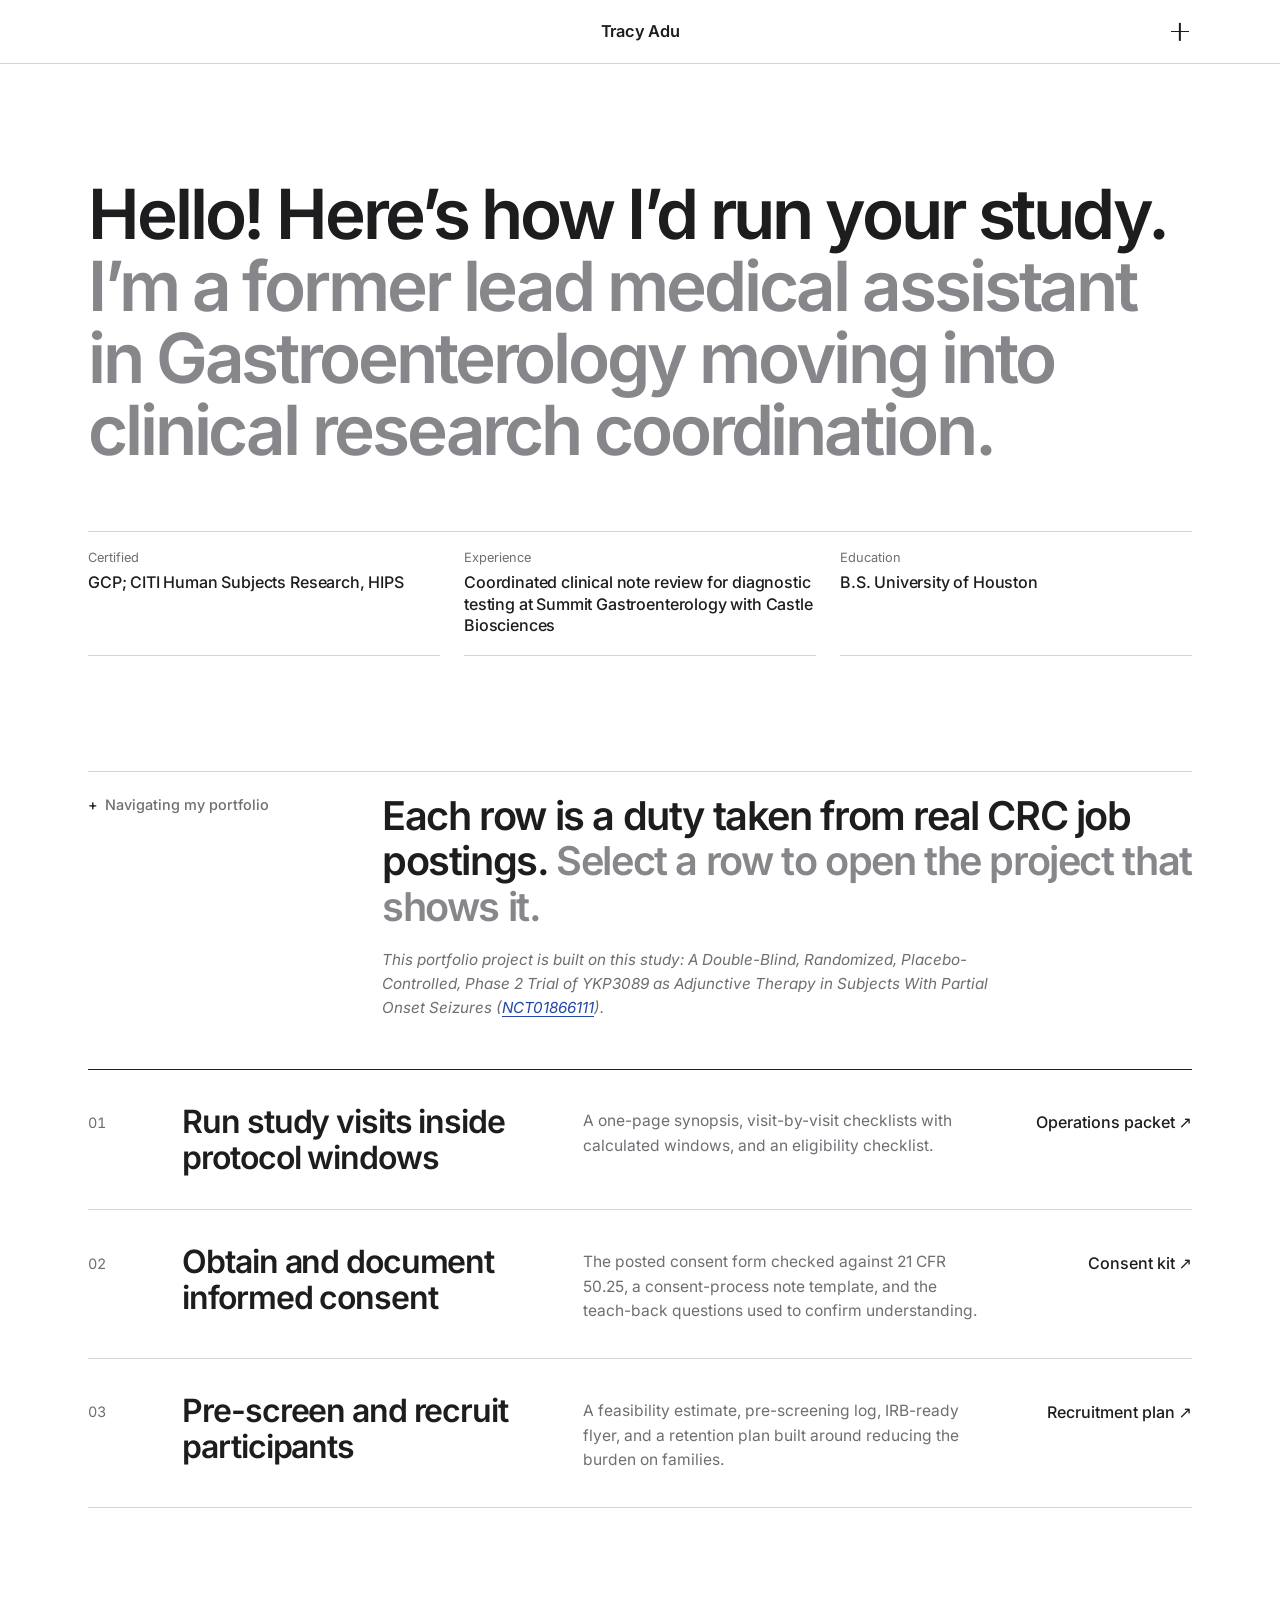
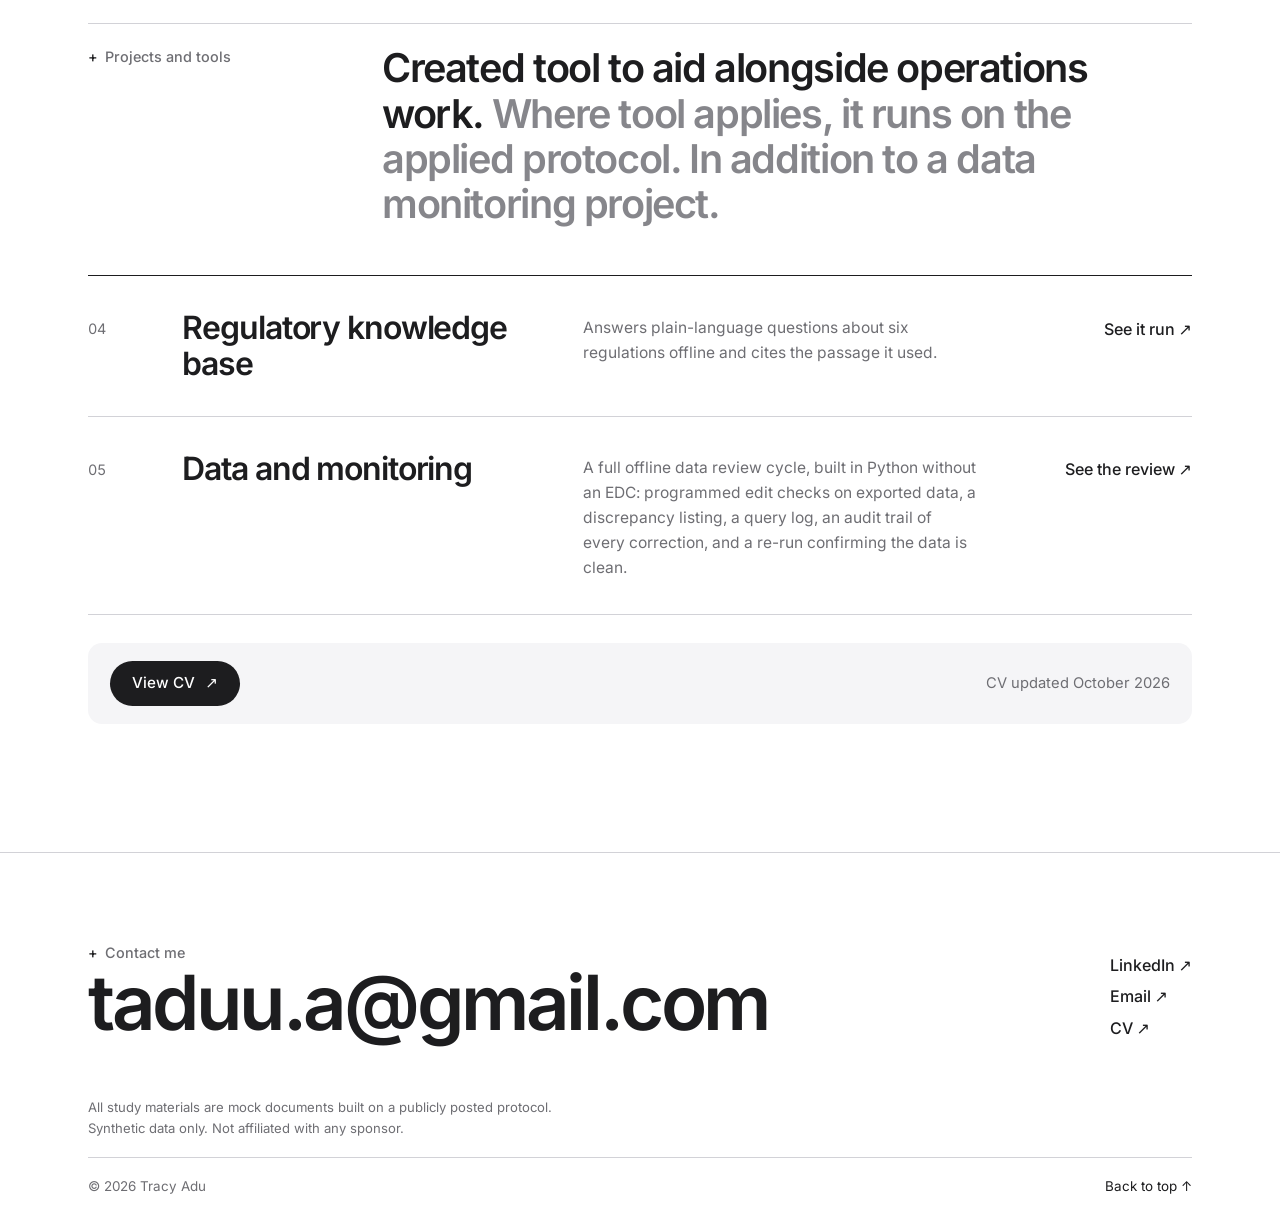
<file: index.html>
<!doctype html>
<html lang="en">
<head>
<meta charset="utf-8">
<meta name="viewport" content="width=device-width, initial-scale=1">
<title>Tracy Adu | Clinical research coordination portfolio</title>
<meta name="description" content="A portfolio showing how Tracy Adu would run a study: operations packet, consent kit, recruitment plan, data review and a regulatory knowledge base, all built on one public protocol.">
<meta property="og:title" content="Tracy Adu | Clinical research coordination portfolio">
<meta property="og:description" content="A portfolio showing how Tracy Adu would run a study: operations packet, consent kit, recruitment plan, data review and a regulatory knowledge base, all built on one public protocol.">
<link rel="icon" href="data:image/svg+xml,%3Csvg xmlns='http://www.w3.org/2000/svg' viewBox='0 0 64 64'%3E%3Crect width='64' height='64' rx='14' fill='%231d1d1f'/%3E%3Ctext x='32' y='43' font-family='Arial,sans-serif' font-size='30' font-weight='700' fill='%23ffffff' text-anchor='middle'%3ETA%3C/text%3E%3C/svg%3E">
<link rel="preload" href="inter-latin-wght-normal.woff2" as="font" type="font/woff2" crossorigin>
<link rel="stylesheet" href="styles.css">
<script>document.documentElement.className = 'js';</script>
</head>
<body id="top">
<header class="site-header"><div class="wrap">
  <span class="hd-left"></span>
  <a class="hd-name" href="index.html">Tracy Adu</a>
  <button class="menu-btn" type="button" aria-expanded="false" aria-controls="menu" aria-label="Open menu"></button>
</div></header>
<div class="menu-backdrop"></div>
<nav class="menu" id="menu" aria-label="Site">
  <div class="menu-main"><a href="index.html">Home</a><a href="index.html#work">Projects</a><a href="cv.html">CV</a><a href="#contact">Contact</a></div>
  <p class="menu-h">Projects</p>
  <div class="menu-projects"><a href="operations-packet.html"><span>01</span>Protocol operations packet</a><a href="consent-kit.html"><span>02</span>Consent kit</a><a href="recruitment-plan.html"><span>03</span>Recruitment and retention plan</a><a href="regulatory-knowledge-base.html"><span>04</span>Regulatory knowledge base</a><a href="data-review.html"><span>05</span>Data review without an EDC</a></div>
  <div class="menu-connect"><p class="menu-h">Connect</p><a href="https://www.linkedin.com/in/tracy-adu" target="_blank" rel="noopener">LinkedIn ↗</a><a href="mailto:taduu.a@gmail.com">Email ↗</a></div>
</nav>

<main><div class="wrap">
<section class="hero">
  <div class="statement statement--xl"><h1>Hello! Here’s how I’d run your study.</h1> <p>I’m a former lead medical assistant in Gastroenterology moving into clinical research coordination.</p></div>
  <dl class="meta meta--3">
    <div><dt>Certified</dt><dd>GCP; CITI Human Subjects Research, HIPS</dd></div>
    <div><dt>Experience</dt><dd>Coordinated clinical note review for diagnostic testing at Summit Gastroenterology with Castle Biosciences</dd></div>
    <div><dt>Education</dt><dd>B.S. University of Houston</dd></div>
  </dl>
</section>

<section class="sec" id="work">
  <div class="sec-head">
    <h2>Navigating my portfolio</h2>
    <div>
      <p class="statement">Each row is a duty taken from real CRC job postings. <span class="g">Select a row to open the project that shows it.</span></p>
      <p class="aside"><em>This portfolio project is built on this study: A Double-Blind, Randomized, Placebo-Controlled, Phase 2 Trial of YKP3089 as Adjunctive Therapy in Subjects With Partial Onset Seizures (<a href="https://clinicaltrials.gov/study/NCT01866111" target="_blank" rel="noopener">NCT01866111</a>).</em></p>
    </div>
  </div>
  <div class="rows">
    <a class="row" href="operations-packet.html"><span class="n">01</span><span class="duty">Run study visits inside protocol windows</span><span class="desc">A one-page synopsis, visit-by-visit checklists with calculated windows, and an eligibility checklist.</span><span class="open">Operations packet <i aria-hidden="true">↗</i></span></a>
    <a class="row" href="consent-kit.html"><span class="n">02</span><span class="duty">Obtain and document informed consent</span><span class="desc">The posted consent form checked against 21 CFR 50.25, a consent-process note template, and the teach-back questions used to confirm understanding.</span><span class="open">Consent kit <i aria-hidden="true">↗</i></span></a>
    <a class="row" href="recruitment-plan.html"><span class="n">03</span><span class="duty">Pre-screen and recruit participants</span><span class="desc">A feasibility estimate, pre-screening log, IRB-ready flyer, and a retention plan built around reducing the burden on families.</span><span class="open">Recruitment plan <i aria-hidden="true">↗</i></span></a>
  </div>
</section>

<section class="sec" id="tools">
  <div class="sec-head">
    <h2>Projects and tools</h2>
    <p class="statement">Created tool to aid alongside operations work. <span class="g">Where tool applies, it runs on the applied protocol. In addition to a data monitoring project.</span></p>
  </div>
  <div class="rows">
    <a class="row" href="regulatory-knowledge-base.html"><span class="n">04</span><span class="duty">Regulatory knowledge base</span><span class="desc">Answers plain-language questions about six regulations offline and cites the passage it used.</span><span class="open">See it run <i aria-hidden="true">↗</i></span></a>
    <a class="row" href="data-review.html"><span class="n">05</span><span class="duty">Data and monitoring</span><span class="desc">A full offline data review cycle, built in Python without an EDC: programmed edit checks on exported data, a discrepancy listing, a query log, an audit trail of every correction, and a re-run confirming the data is clean.</span><span class="open">See the review <i aria-hidden="true">↗</i></span></a>
  </div>
  <div class="cta-bar"><a class="btn" href="cv.html">View CV <i aria-hidden="true">↗</i></a><span>CV updated October 2026</span></div>
</section>
</div></main>

<footer class="site-footer solo" id="contact"><div class="wrap reveal">
  <div class="foot-top">
    <div><span class="label">Contact me</span><a class="mail" href="mailto:taduu.a@gmail.com">taduu.a@gmail.com</a></div>
    <div class="foot-links"><a href="https://www.linkedin.com/in/tracy-adu" target="_blank" rel="noopener">LinkedIn ↗</a><a href="mailto:taduu.a@gmail.com">Email ↗</a><a href="cv.html">CV ↗</a></div>
  </div>
  <p class="foot-note">All study materials are mock documents built on a publicly posted protocol. Synthetic data only. Not affiliated with any sponsor.</p>
  <div class="foot-row"><span>© 2026 Tracy Adu</span><a href="#top">Back to top ↑</a></div>
</div></footer>
<script src="site.js" defer></script>
</body>
</html>
</file>
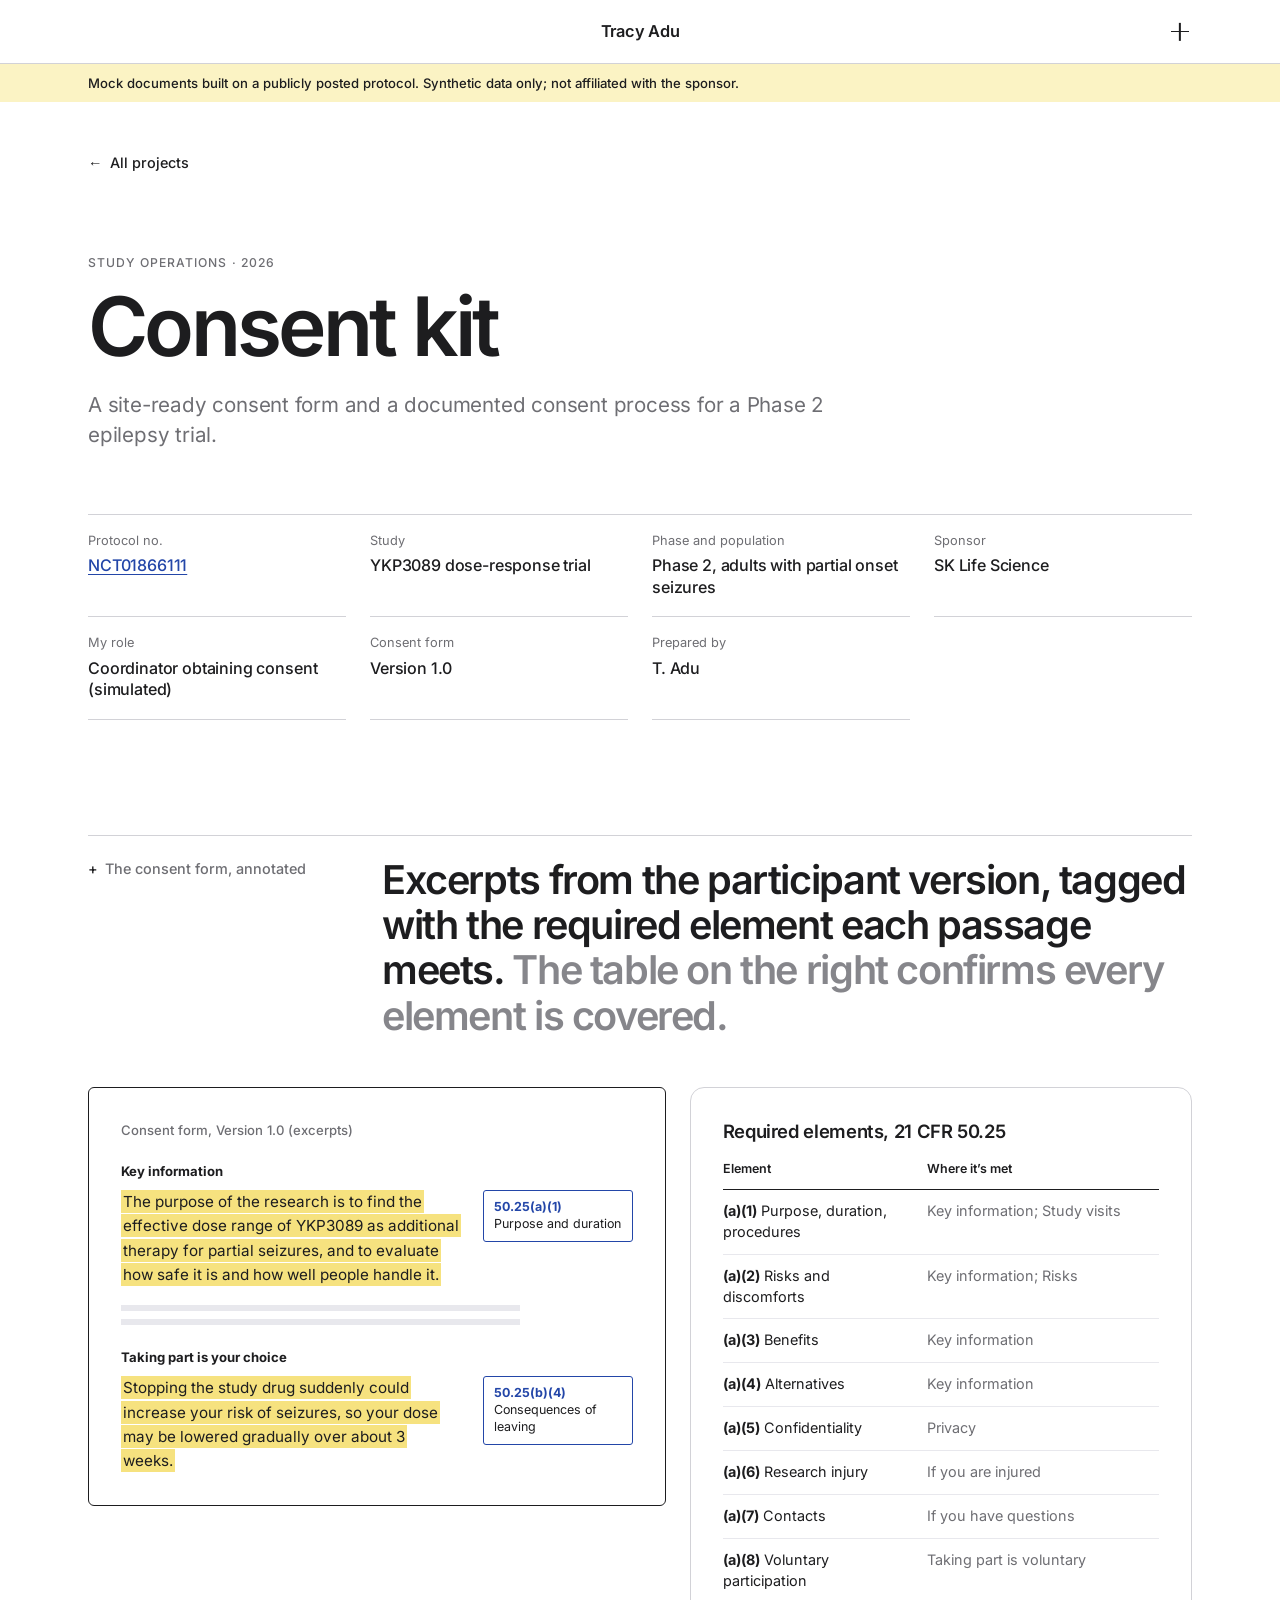
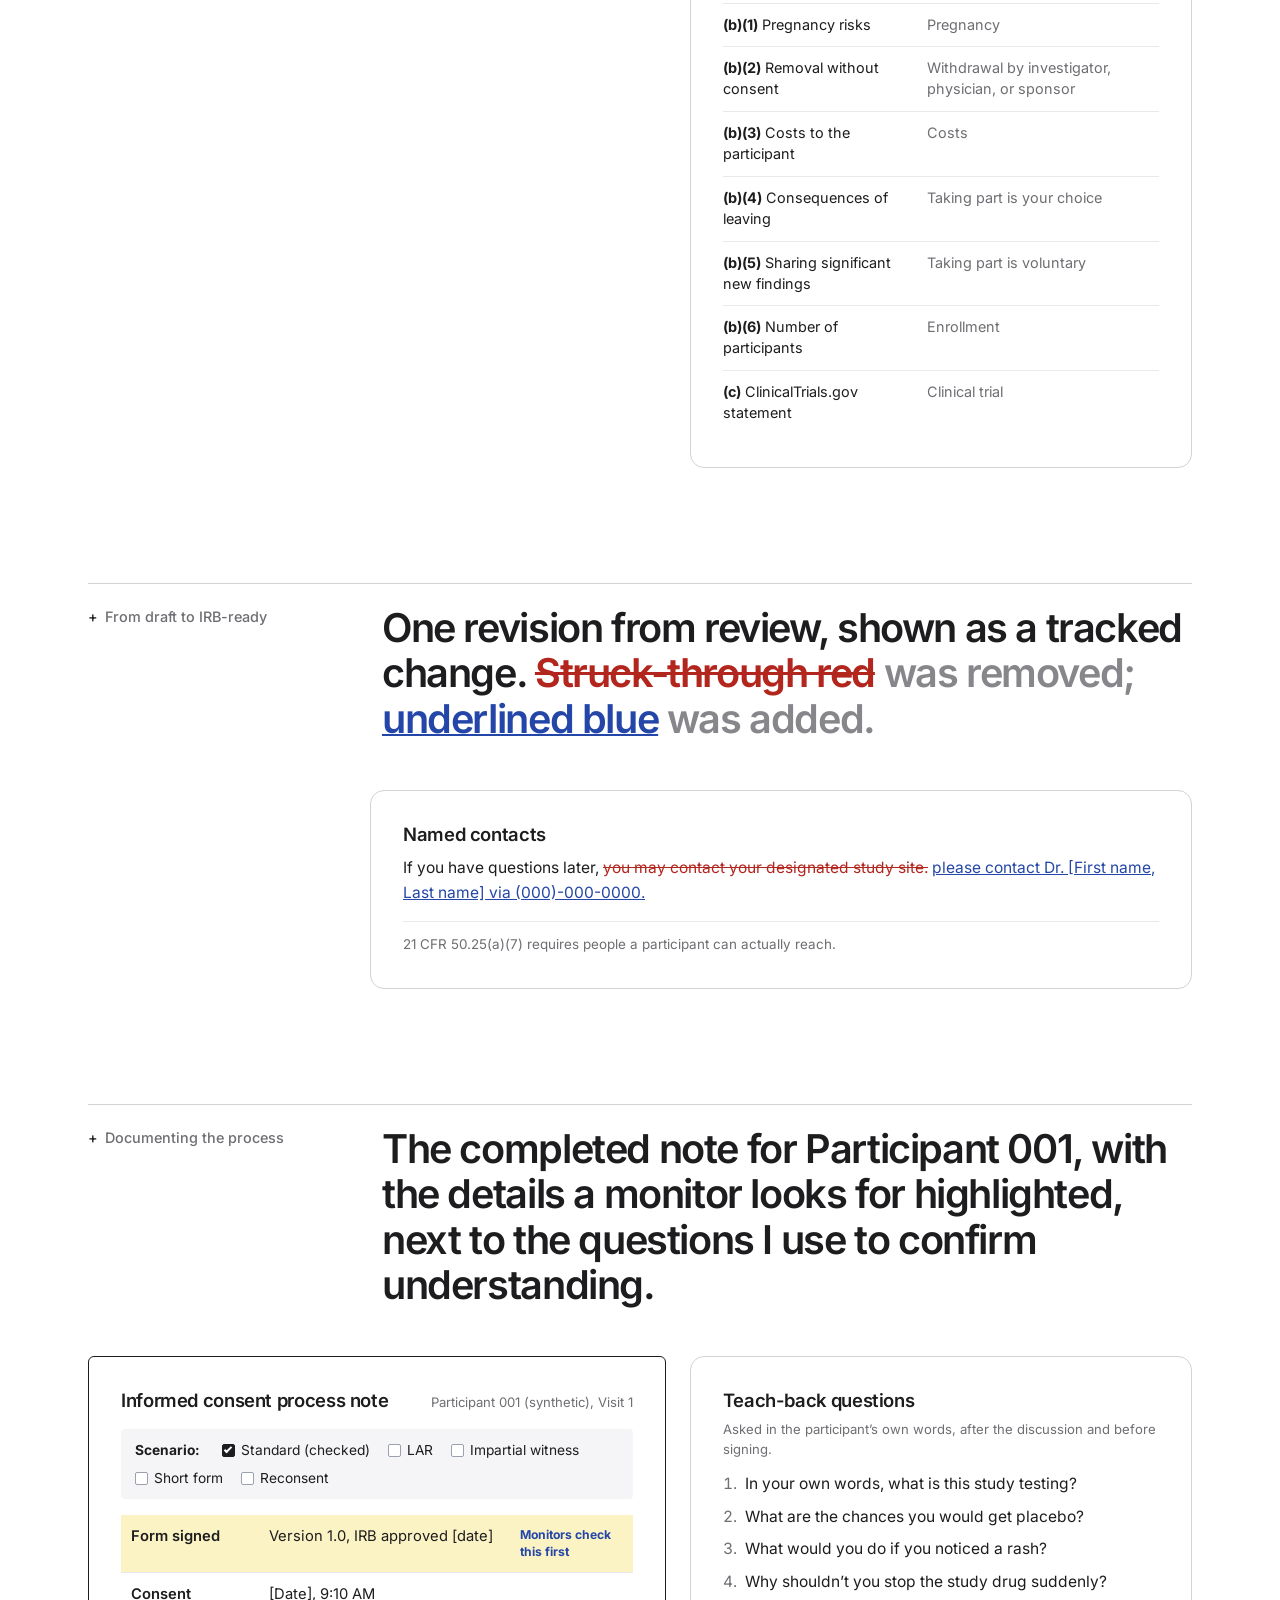
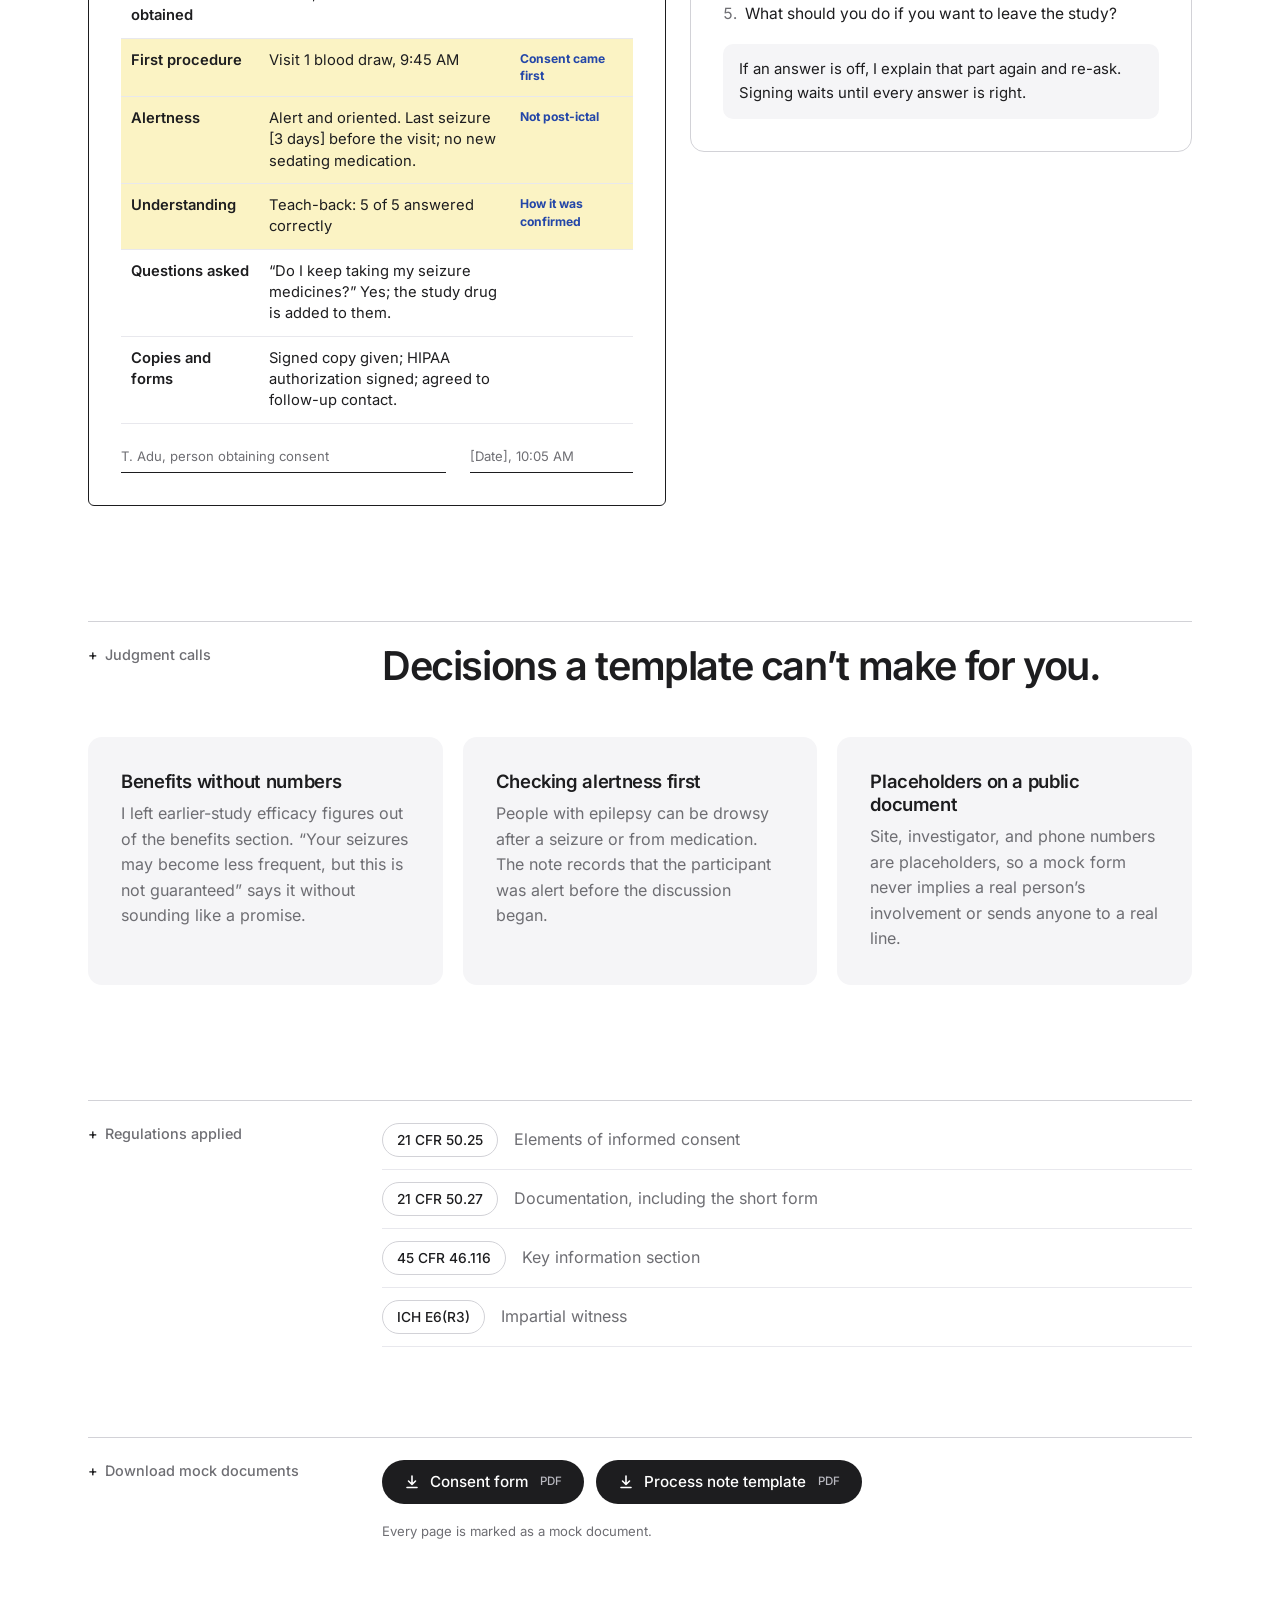
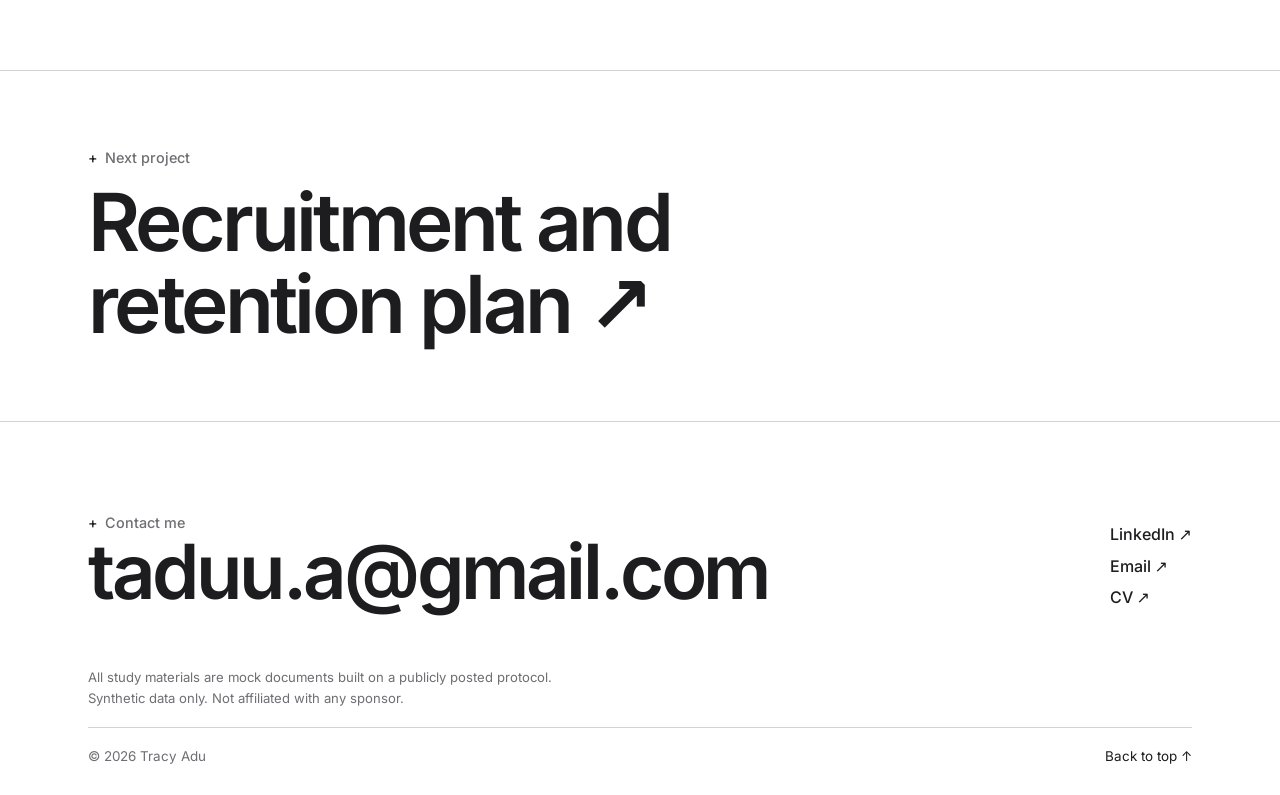
<file: consent-kit.html>
<!doctype html>
<html lang="en">
<head>
<meta charset="utf-8">
<meta name="viewport" content="width=device-width, initial-scale=1">
<title>Consent kit | Tracy Adu</title>
<meta name="description" content="A site-ready consent form checked against 21 CFR 50.25 and a documented consent process.">
<meta property="og:title" content="Consent kit | Tracy Adu">
<meta property="og:description" content="A site-ready consent form checked against 21 CFR 50.25 and a documented consent process.">
<link rel="icon" href="data:image/svg+xml,%3Csvg xmlns='http://www.w3.org/2000/svg' viewBox='0 0 64 64'%3E%3Crect width='64' height='64' rx='14' fill='%231d1d1f'/%3E%3Ctext x='32' y='43' font-family='Arial,sans-serif' font-size='30' font-weight='700' fill='%23ffffff' text-anchor='middle'%3ETA%3C/text%3E%3C/svg%3E">
<link rel="preload" href="inter-latin-wght-normal.woff2" as="font" type="font/woff2" crossorigin>
<link rel="stylesheet" href="styles.css">
<script>document.documentElement.className = 'js';</script>
</head>
<body id="top">
<header class="site-header"><div class="wrap">
  <span class="hd-left"></span>
  <a class="hd-name" href="index.html">Tracy Adu</a>
  <button class="menu-btn" type="button" aria-expanded="false" aria-controls="menu" aria-label="Open menu"></button>
</div></header>
<div class="menu-backdrop"></div>
<nav class="menu" id="menu" aria-label="Site">
  <div class="menu-main"><a href="index.html">Home</a><a href="index.html#work">Projects</a><a href="cv.html">CV</a><a href="#contact">Contact</a></div>
  <p class="menu-h">Projects</p>
  <div class="menu-projects"><a href="operations-packet.html"><span>01</span>Protocol operations packet</a><a href="consent-kit.html"><span>02</span>Consent kit</a><a href="recruitment-plan.html"><span>03</span>Recruitment and retention plan</a><a href="regulatory-knowledge-base.html"><span>04</span>Regulatory knowledge base</a><a href="data-review.html"><span>05</span>Data review without an EDC</a></div>
  <div class="menu-connect"><p class="menu-h">Connect</p><a href="https://www.linkedin.com/in/tracy-adu" target="_blank" rel="noopener">LinkedIn ↗</a><a href="mailto:taduu.a@gmail.com">Email ↗</a></div>
</nav>
<div class="banner"><div class="wrap">Mock documents built on a publicly posted protocol. Synthetic data only; not affiliated with the sponsor.</div></div>
<main><div class="wrap">
<section class="page-hero">
  <a class="back" href="index.html#work"><span class="arr" aria-hidden="true">←</span> All projects</a>
  <p class="eyebrow">Study operations · 2026</p>
  <h1 class="title">Consent kit</h1>
  <p class="lede">A site-ready consent form and a documented consent process for a Phase 2 epilepsy trial.</p>
  <dl class="meta">
    <div><dt>Protocol no.</dt><dd><a href="https://clinicaltrials.gov/study/NCT01866111" target="_blank" rel="noopener">NCT01866111</a></dd></div>
    <div><dt>Study</dt><dd>YKP3089 dose-response trial</dd></div>
    <div><dt>Phase and population</dt><dd>Phase 2, adults with partial onset seizures</dd></div>
    <div><dt>Sponsor</dt><dd>SK Life Science</dd></div>
    <div><dt>My role</dt><dd>Coordinator obtaining consent (simulated)</dd></div>
    <div><dt>Consent form</dt><dd>Version 1.0</dd></div>
    <div><dt>Prepared by</dt><dd>T. Adu</dd></div>
  </dl>
</section>

<section class="sec">
  <div class="sec-head"><h2>The consent form, annotated</h2><p class="statement">Excerpts from the participant version, tagged with the required element each passage meets. <span class="g">The table on the right confirms every element is covered.</span></p></div>
  <div class="split-55">
    <div class="panel panel--doc">
      <p class="cap">Consent form, Version 1.0 (excerpts)</p>
      <div class="excerpt">
        <h4>Key information</h4>
        <p><mark>The purpose of the research is to find the effective dose range of YKP3089 as additional therapy for partial seizures, and to evaluate how safe it is and how well people handle it.</mark></p>
        <aside><b>50.25(a)(1)</b>Purpose and duration</aside>
        <div class="skel" aria-hidden="true"></div>
        <h4>Taking part is your choice</h4>
        <p><mark>Stopping the study drug suddenly could increase your risk of seizures, so your dose may be lowered gradually over about 3 weeks.</mark></p>
        <aside><b>50.25(b)(4)</b>Consequences of leaving</aside>
      </div>
    </div>
    <div class="panel">
      <h3 style="margin-bottom:16px">Required elements, 21 CFR 50.25</h3>
      <table class="tbl">
        <thead><tr><th>Element</th><th>Where it’s met</th></tr></thead>
        <tbody>
        <tr><td><b>(a)(1)</b> Purpose, duration, procedures</td><td class="m">Key information; Study visits</td></tr>
        <tr><td><b>(a)(2)</b> Risks and discomforts</td><td class="m">Key information; Risks</td></tr>
        <tr><td><b>(a)(3)</b> Benefits</td><td class="m">Key information</td></tr>
        <tr><td><b>(a)(4)</b> Alternatives</td><td class="m">Key information</td></tr>
        <tr><td><b>(a)(5)</b> Confidentiality</td><td class="m">Privacy</td></tr>
        <tr><td><b>(a)(6)</b> Research injury</td><td class="m">If you are injured</td></tr>
        <tr><td><b>(a)(7)</b> Contacts</td><td class="m">If you have questions</td></tr>
        <tr><td><b>(a)(8)</b> Voluntary participation</td><td class="m">Taking part is voluntary</td></tr>
        <tr><td><b>(b)(1)</b> Pregnancy risks</td><td class="m">Pregnancy</td></tr>
        <tr><td><b>(b)(2)</b> Removal without consent</td><td class="m">Withdrawal by investigator, physician, or sponsor</td></tr>
        <tr><td><b>(b)(3)</b> Costs to the participant</td><td class="m">Costs</td></tr>
        <tr><td><b>(b)(4)</b> Consequences of leaving</td><td class="m">Taking part is your choice</td></tr>
        <tr><td><b>(b)(5)</b> Sharing significant new findings</td><td class="m">Taking part is voluntary</td></tr>
        <tr><td><b>(b)(6)</b> Number of participants</td><td class="m">Enrollment</td></tr>
        <tr><td><b>(c)</b> ClinicalTrials.gov statement</td><td class="m">Clinical trial</td></tr>
        </tbody>
      </table>
    </div>
  </div>
</section>

<section class="sec">
  <div class="sec-head"><h2>From draft to IRB-ready</h2><p class="statement">One revision from review, shown as a tracked change. <span class="g"><del>Struck-through red</del> was removed; <ins>underlined blue</ins> was added.</span></p></div>
  <div class="panel offset">
    <h3 style="margin-bottom:10px">Named contacts</h3>
    <p class="track">If you have questions later, <del>you may contact your designated study site.</del> <ins>please contact Dr. [First name, Last name] via (000)-000-0000.</ins></p>
    <p class="why">21 CFR 50.25(a)(7) requires people a participant can actually reach.</p>
  </div>
</section>

<section class="sec">
  <div class="sec-head"><h2>Documenting the process</h2><p class="statement">The completed note for Participant 001, with the details a monitor looks for highlighted, next to the questions I use to confirm understanding.</p></div>
  <div class="split-55">
    <div class="panel panel--doc">
      <div class="panel-head"><h3>Informed consent process note</h3><span class="small muted">Participant 001 (synthetic), Visit 1</span></div>
      <div class="scenario"><b>Scenario:</b><span><i class="box on"></i>Standard (checked)</span><span><i class="box"></i>LAR</span><span><i class="box"></i>Impartial witness</span><span><i class="box"></i>Short form</span><span><i class="box"></i>Reconsent</span></div>
      <div class="scroll-x"><table class="note">
        <tr class="hl"><td>Form signed</td><td>Version 1.0, IRB approved [date]</td><td>Monitors check this first</td></tr>
        <tr><td>Consent obtained</td><td>[Date], 9:10 AM</td><td></td></tr>
        <tr class="hl"><td>First procedure</td><td>Visit 1 blood draw, 9:45 AM</td><td>Consent came first</td></tr>
        <tr class="hl"><td>Alertness</td><td>Alert and oriented. Last seizure [3 days] before the visit; no new sedating medication.</td><td>Not post-ictal</td></tr>
        <tr class="hl"><td>Understanding</td><td>Teach-back: 5 of 5 answered correctly</td><td>How it was confirmed</td></tr>
        <tr><td>Questions asked</td><td>“Do I keep taking my seizure medicines?” Yes; the study drug is added to them.</td><td></td></tr>
        <tr><td>Copies and forms</td><td>Signed copy given; HIPAA authorization signed; agreed to follow-up contact.</td><td></td></tr>
      </table></div>
      <div class="sign"><span>T. Adu, person obtaining consent</span><span>[Date], 10:05 AM</span></div>
    </div>
    <div class="panel">
      <h3>Teach-back questions</h3>
      <p class="small muted" style="margin-top:8px">Asked in the participant’s own words, after the discussion and before signing.</p>
      <ol class="teach">
        <li>In your own words, what is this study testing?</li>
        <li>What are the chances you would get placebo?</li>
        <li>What would you do if you noticed a rash?</li>
        <li>Why shouldn’t you stop the study drug suddenly?</li>
        <li>What should you do if you want to leave the study?</li>
      </ol>
      <p class="callout">If an answer is off, I explain that part again and re-ask. Signing waits until every answer is right.</p>
    </div>
  </div>
</section>

<section class="sec">
  <div class="sec-head"><h2>Judgment calls</h2><p class="statement">Decisions a template can’t make for you.</p></div>
  <div class="grid-3">
    <div class="panel card"><h3>Benefits without numbers</h3><p>I left earlier-study efficacy figures out of the benefits section. “Your seizures may become less frequent, but this is not guaranteed” says it without sounding like a promise.</p></div>
    <div class="panel card"><h3>Checking alertness first</h3><p>People with epilepsy can be drowsy after a seizure or from medication. The note records that the participant was alert before the discussion began.</p></div>
    <div class="panel card"><h3>Placeholders on a public document</h3><p>Site, investigator, and phone numbers are placeholders, so a mock form never implies a real person’s involvement or sends anyone to a real line.</p></div>
  </div>
</section>

<section class="sec">
  <div class="sec-head"><h2>Regulations applied</h2><ul class="kv">
      <li><b>21 CFR 50.25</b><span>Elements of informed consent</span></li>
      <li><b>21 CFR 50.27</b><span>Documentation, including the short form</span></li>
      <li><b>45 CFR 46.116</b><span>Key information section</span></li>
      <li><b>ICH E6(R3)</b><span>Impartial witness</span></li>
    </ul></div>
  <div class="sec-head"><h2>Download mock documents</h2><div><div class="docs">
      <a class="doc" href="consent-form.pdf" target="_blank" rel="noopener"><svg width="16" height="16" viewBox="0 0 16 16" fill="none" stroke="currentColor" stroke-width="1.6" stroke-linecap="round" stroke-linejoin="round" aria-hidden="true"><path d="M8 2v8M4.5 7 8 10.5 11.5 7M3 13.5h10"/></svg> Consent form <small>PDF</small></a>
      <a class="doc" href="consent-process-note-template.pdf" target="_blank" rel="noopener"><svg width="16" height="16" viewBox="0 0 16 16" fill="none" stroke="currentColor" stroke-width="1.6" stroke-linecap="round" stroke-linejoin="round" aria-hidden="true"><path d="M8 2v8M4.5 7 8 10.5 11.5 7M3 13.5h10"/></svg> Process note template <small>PDF</small></a>
    </div><p class="small muted mt-s">Every page is marked as a mock document.</p></div></div>
</section>
</div></main>
<div class="next"><div class="wrap"><a href="recruitment-plan.html"><span class="label">Next project</span><span class="big">Recruitment and retention plan&nbsp;<i aria-hidden="true">↗</i></span></a></div></div>
<footer class="site-footer" id="contact"><div class="wrap reveal">
  <div class="foot-top">
    <div><span class="label">Contact me</span><a class="mail" href="mailto:taduu.a@gmail.com">taduu.a@gmail.com</a></div>
    <div class="foot-links"><a href="https://www.linkedin.com/in/tracy-adu" target="_blank" rel="noopener">LinkedIn ↗</a><a href="mailto:taduu.a@gmail.com">Email ↗</a><a href="cv.html">CV ↗</a></div>
  </div>
  <p class="foot-note">All study materials are mock documents built on a publicly posted protocol. Synthetic data only. Not affiliated with any sponsor.</p>
  <div class="foot-row"><span>© 2026 Tracy Adu</span><a href="#top">Back to top ↑</a></div>
</div></footer>
<script src="site.js" defer></script>
</body>
</html>
</file>
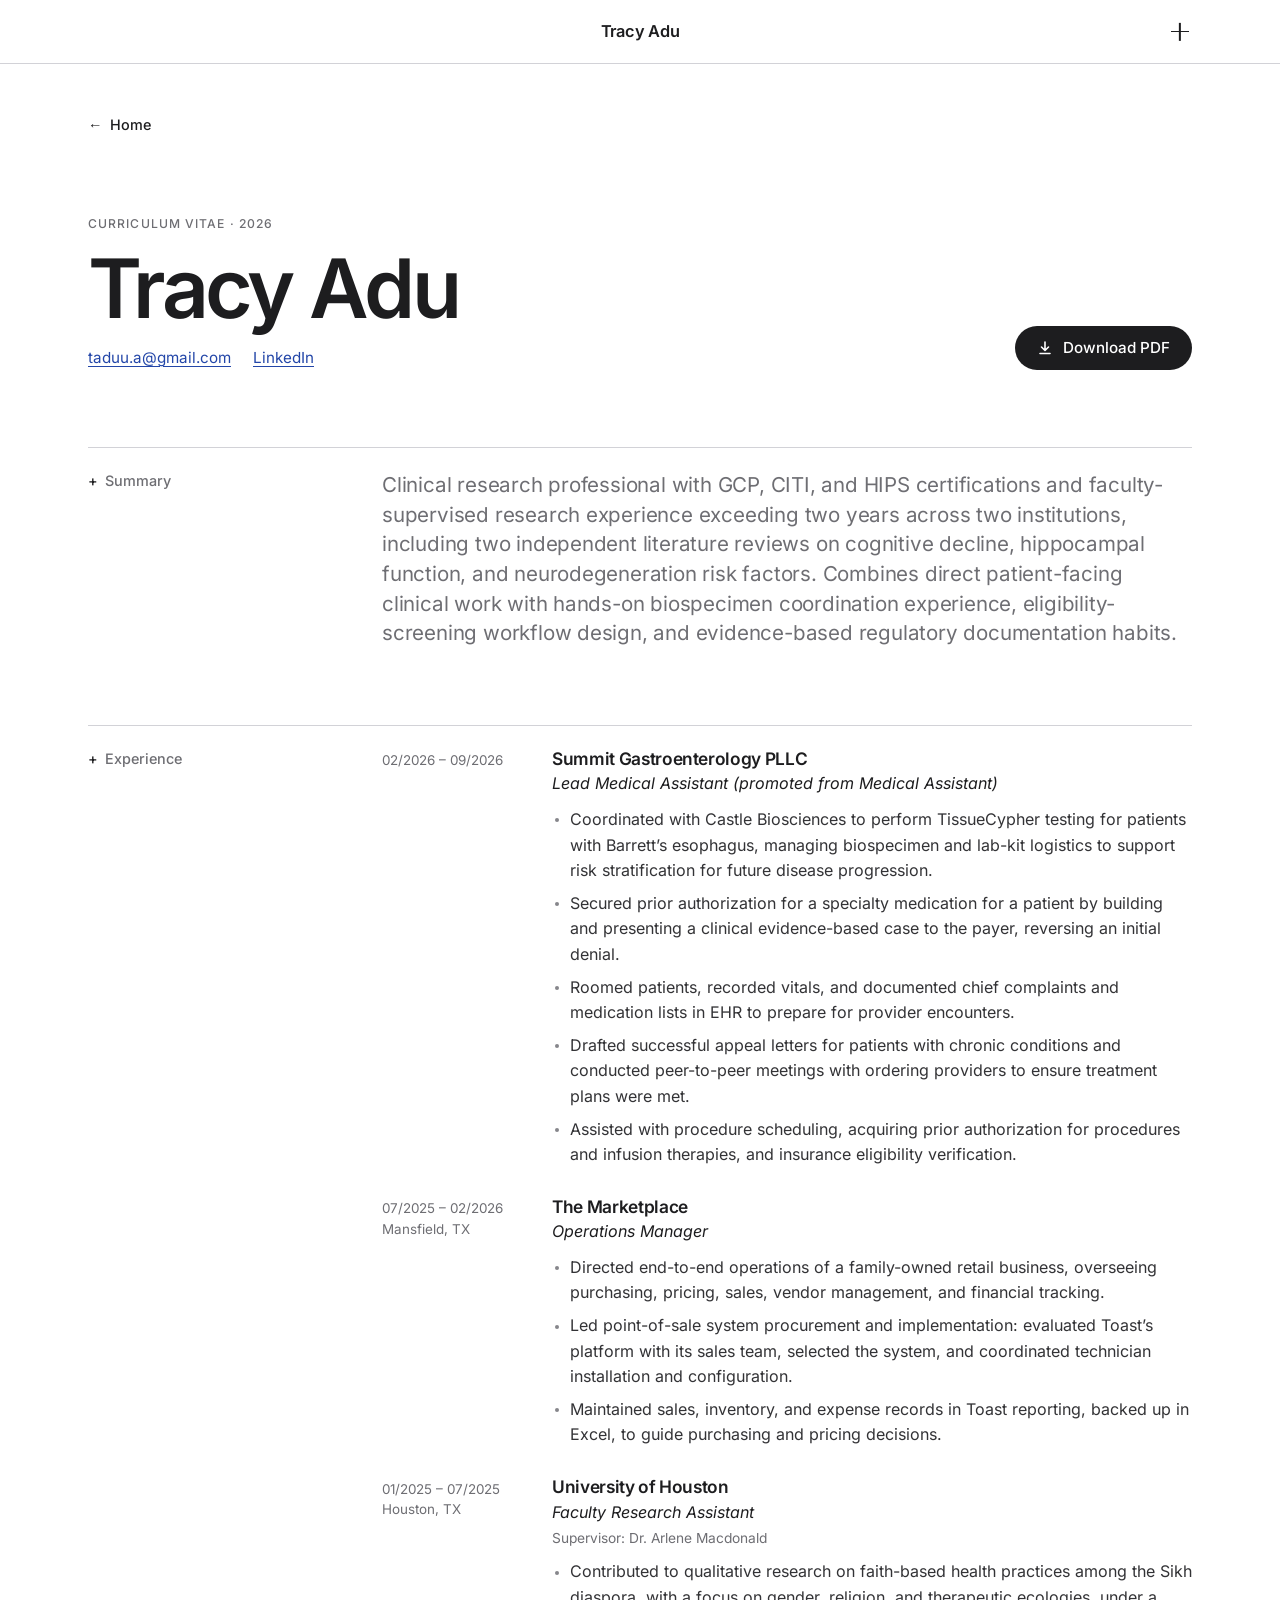
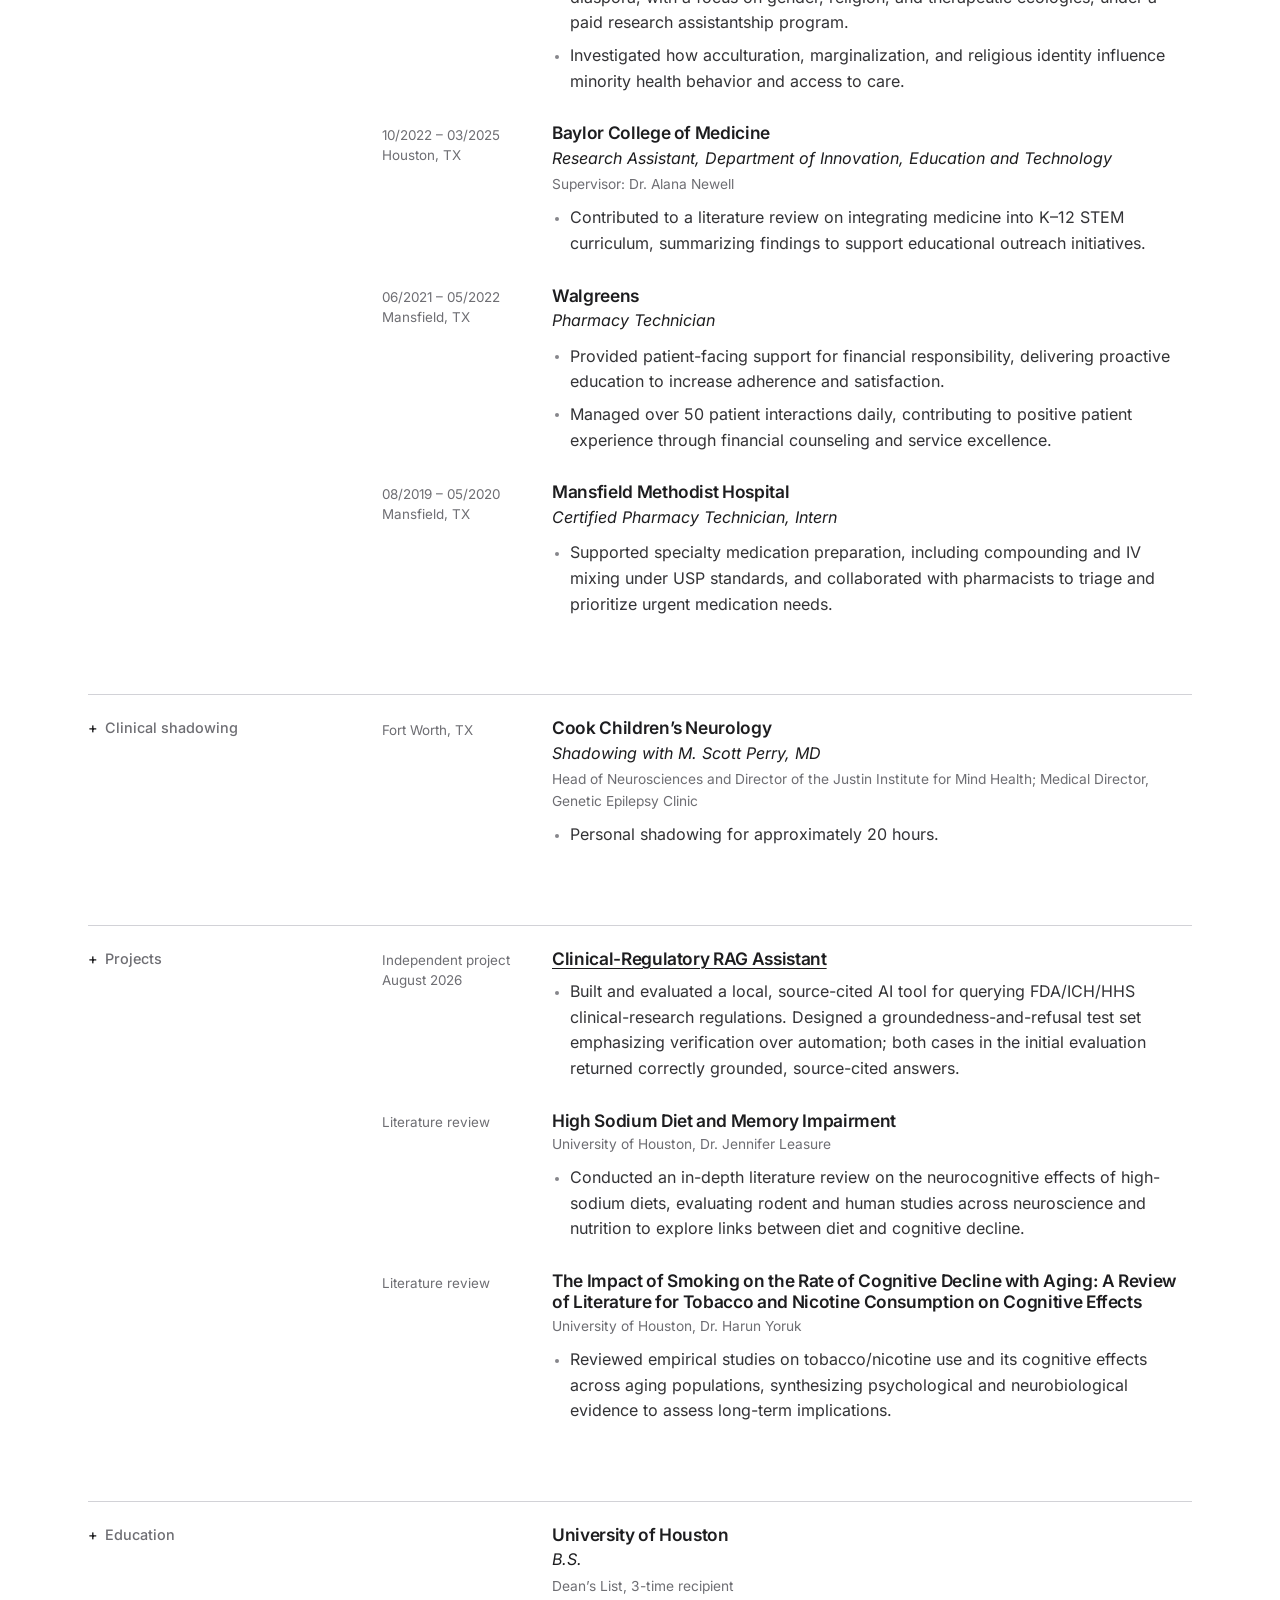
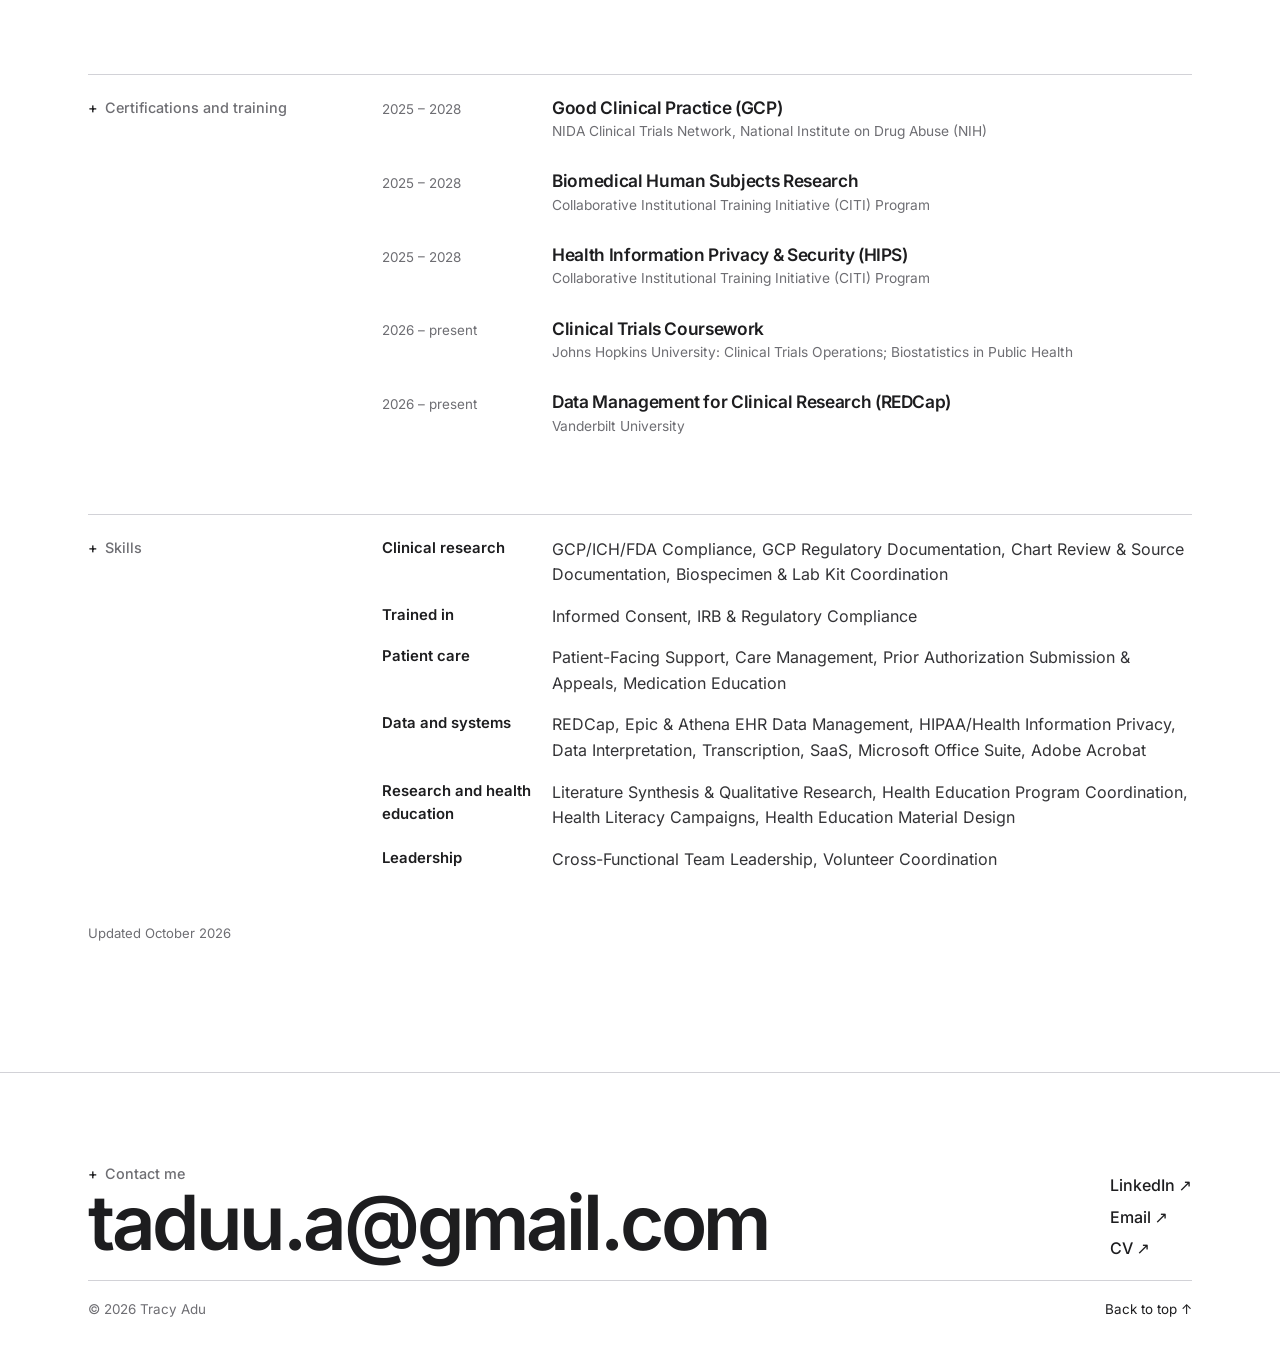
<file: cv.html>
<!doctype html>
<html lang="en">
<head>
<meta charset="utf-8">
<meta name="viewport" content="width=device-width, initial-scale=1">
<title>CV | Tracy Adu</title>
<meta name="description" content="Curriculum vitae of Tracy Adu, clinical research professional.">
<meta property="og:title" content="CV | Tracy Adu">
<meta property="og:description" content="Curriculum vitae of Tracy Adu, clinical research professional.">
<link rel="icon" href="data:image/svg+xml,%3Csvg xmlns='http://www.w3.org/2000/svg' viewBox='0 0 64 64'%3E%3Crect width='64' height='64' rx='14' fill='%231d1d1f'/%3E%3Ctext x='32' y='43' font-family='Arial,sans-serif' font-size='30' font-weight='700' fill='%23ffffff' text-anchor='middle'%3ETA%3C/text%3E%3C/svg%3E">
<link rel="preload" href="inter-latin-wght-normal.woff2" as="font" type="font/woff2" crossorigin>
<link rel="stylesheet" href="styles.css">
<script>document.documentElement.className = 'js';</script>
</head>
<body id="top">
<header class="site-header"><div class="wrap">
  <span class="hd-left"></span>
  <a class="hd-name" href="index.html">Tracy Adu</a>
  <button class="menu-btn" type="button" aria-expanded="false" aria-controls="menu" aria-label="Open menu"></button>
</div></header>
<div class="menu-backdrop"></div>
<nav class="menu" id="menu" aria-label="Site">
  <div class="menu-main"><a href="index.html">Home</a><a href="index.html#work">Projects</a><a href="cv.html">CV</a><a href="#contact">Contact</a></div>
  <p class="menu-h">Projects</p>
  <div class="menu-projects"><a href="operations-packet.html"><span>01</span>Protocol operations packet</a><a href="consent-kit.html"><span>02</span>Consent kit</a><a href="recruitment-plan.html"><span>03</span>Recruitment and retention plan</a><a href="regulatory-knowledge-base.html"><span>04</span>Regulatory knowledge base</a><a href="data-review.html"><span>05</span>Data review without an EDC</a></div>
  <div class="menu-connect"><p class="menu-h">Connect</p><a href="https://www.linkedin.com/in/tracy-adu" target="_blank" rel="noopener">LinkedIn ↗</a><a href="mailto:taduu.a@gmail.com">Email ↗</a></div>
</nav>

<main><div class="wrap">
<section class="page-hero">
  <div class="cv-head">
    <div>
      <a class="back" href="index.html"><span class="arr" aria-hidden="true">←</span> Home</a>
      <p class="eyebrow">Curriculum vitae · 2026</p>
      <h1 class="title" style="margin-bottom:0">Tracy Adu</h1>
      <div class="cv-contact"><a href="mailto:taduu.a@gmail.com">taduu.a@gmail.com</a><a href="https://www.linkedin.com/in/tracy-adu" target="_blank" rel="noopener">LinkedIn</a></div>
    </div>
    <a class="btn" href="Tracy-Adu-CV.pdf" download><svg width="16" height="16" viewBox="0 0 16 16" fill="none" stroke="currentColor" stroke-width="1.6" stroke-linecap="round" stroke-linejoin="round" aria-hidden="true"><path d="M8 2v8M4.5 7 8 10.5 11.5 7M3 13.5h10"/></svg> Download PDF</a>
  </div>
</section>

<section class="cv-sec"><h2>Summary</h2>
  <p class="lede" style="max-width:66ch">Clinical research professional with GCP, CITI, and HIPS certifications and faculty-supervised research experience exceeding two years across two institutions, including two independent literature reviews on cognitive decline, hippocampal function, and neurodegeneration risk factors. Combines direct patient-facing clinical work with hands-on biospecimen coordination experience, eligibility-screening workflow design, and evidence-based regulatory documentation habits.</p>
</section>

<section class="cv-sec"><h2>Experience</h2><div>
  <div class="cv-item"><p class="cv-when">02/2026 – 09/2026</p><div>
    <h3>Summit Gastroenterology PLLC</h3><p class="cv-role">Lead Medical Assistant (promoted from Medical Assistant)</p>
    <ul>
      <li>Coordinated with Castle Biosciences to perform TissueCypher testing for patients with Barrett’s esophagus, managing biospecimen and lab-kit logistics to support risk stratification for future disease progression.</li>
      <li>Secured prior authorization for a specialty medication for a patient by building and presenting a clinical evidence-based case to the payer, reversing an initial denial.</li>
      <li>Roomed patients, recorded vitals, and documented chief complaints and medication lists in EHR to prepare for provider encounters.</li>
      <li>Drafted successful appeal letters for patients with chronic conditions and conducted peer-to-peer meetings with ordering providers to ensure treatment plans were met.</li>
      <li>Assisted with procedure scheduling, acquiring prior authorization for procedures and infusion therapies, and insurance eligibility verification.</li>
    </ul></div></div>
  <div class="cv-item"><p class="cv-when">07/2025 – 02/2026<br>Mansfield, TX</p><div>
    <h3>The Marketplace</h3><p class="cv-role">Operations Manager</p>
    <ul>
      <li>Directed end-to-end operations of a family-owned retail business, overseeing purchasing, pricing, sales, vendor management, and financial tracking.</li>
      <li>Led point-of-sale system procurement and implementation: evaluated Toast’s platform with its sales team, selected the system, and coordinated technician installation and configuration.</li>
      <li>Maintained sales, inventory, and expense records in Toast reporting, backed up in Excel, to guide purchasing and pricing decisions.</li>
    </ul></div></div>
  <div class="cv-item"><p class="cv-when">01/2025 – 07/2025<br>Houston, TX</p><div>
    <h3>University of Houston</h3><p class="cv-role">Faculty Research Assistant</p><p class="cv-sup">Supervisor: Dr. Arlene Macdonald</p>
    <ul>
      <li>Contributed to qualitative research on faith-based health practices among the Sikh diaspora, with a focus on gender, religion, and therapeutic ecologies, under a paid research assistantship program.</li>
      <li>Investigated how acculturation, marginalization, and religious identity influence minority health behavior and access to care.</li>
    </ul></div></div>
  <div class="cv-item"><p class="cv-when">10/2022 – 03/2025<br>Houston, TX</p><div>
    <h3>Baylor College of Medicine</h3><p class="cv-role">Research Assistant, Department of Innovation, Education and Technology</p><p class="cv-sup">Supervisor: Dr. Alana Newell</p>
    <ul><li>Contributed to a literature review on integrating medicine into K–12 STEM curriculum, summarizing findings to support educational outreach initiatives.</li></ul></div></div>
  <div class="cv-item"><p class="cv-when">06/2021 – 05/2022<br>Mansfield, TX</p><div>
    <h3>Walgreens</h3><p class="cv-role">Pharmacy Technician</p>
    <ul>
      <li>Provided patient-facing support for financial responsibility, delivering proactive education to increase adherence and satisfaction.</li>
      <li>Managed over 50 patient interactions daily, contributing to positive patient experience through financial counseling and service excellence.</li>
    </ul></div></div>
  <div class="cv-item"><p class="cv-when">08/2019 – 05/2020<br>Mansfield, TX</p><div>
    <h3>Mansfield Methodist Hospital</h3><p class="cv-role">Certified Pharmacy Technician, Intern</p>
    <ul><li>Supported specialty medication preparation, including compounding and IV mixing under USP standards, and collaborated with pharmacists to triage and prioritize urgent medication needs.</li></ul></div></div>
</div></section>

<section class="cv-sec"><h2>Clinical shadowing</h2><div>
  <div class="cv-item"><p class="cv-when">Fort Worth, TX</p><div>
    <h3>Cook Children’s Neurology</h3><p class="cv-role">Shadowing with M. Scott Perry, MD</p><p class="cv-sup">Head of Neurosciences and Director of the Justin Institute for Mind Health; Medical Director, Genetic Epilepsy Clinic</p>
    <ul><li>Personal shadowing for approximately 20 hours.</li></ul></div></div>
</div></section>

<section class="cv-sec"><h2>Projects</h2><div>
  <div class="cv-item"><p class="cv-when">Independent project<br>August 2026</p><div>
    <h3><a href="regulatory-knowledge-base.html">Clinical-Regulatory RAG Assistant</a></h3>
    <ul><li>Built and evaluated a local, source-cited AI tool for querying FDA/ICH/HHS clinical-research regulations. Designed a groundedness-and-refusal test set emphasizing verification over automation; both cases in the initial evaluation returned correctly grounded, source-cited answers.</li></ul></div></div>
  <div class="cv-item"><p class="cv-when">Literature review</p><div>
    <h3>High Sodium Diet and Memory Impairment</h3><p class="cv-sup">University of Houston, Dr. Jennifer Leasure</p>
    <ul><li>Conducted an in-depth literature review on the neurocognitive effects of high-sodium diets, evaluating rodent and human studies across neuroscience and nutrition to explore links between diet and cognitive decline.</li></ul></div></div>
  <div class="cv-item"><p class="cv-when">Literature review</p><div>
    <h3>The Impact of Smoking on the Rate of Cognitive Decline with Aging: A Review of Literature for Tobacco and Nicotine Consumption on Cognitive Effects</h3><p class="cv-sup">University of Houston, Dr. Harun Yoruk</p>
    <ul><li>Reviewed empirical studies on tobacco/nicotine use and its cognitive effects across aging populations, synthesizing psychological and neurobiological evidence to assess long-term implications.</li></ul></div></div>
</div></section>

<section class="cv-sec"><h2>Education</h2><div>
  <div class="cv-item"><p class="cv-when"></p><div><h3>University of Houston</h3><p class="cv-role">B.S.</p><p class="cv-sup">Dean’s List, 3-time recipient</p></div></div>
</div></section>

<section class="cv-sec"><h2>Certifications and training</h2><div>
  <div class="cv-item"><p class="cv-when">2025 – 2028</p><div><h3>Good Clinical Practice (GCP)</h3><p class="cv-sup">NIDA Clinical Trials Network, National Institute on Drug Abuse (NIH)</p></div></div>
  <div class="cv-item"><p class="cv-when">2025 – 2028</p><div><h3>Biomedical Human Subjects Research</h3><p class="cv-sup">Collaborative Institutional Training Initiative (CITI) Program</p></div></div>
  <div class="cv-item"><p class="cv-when">2025 – 2028</p><div><h3>Health Information Privacy &amp; Security (HIPS)</h3><p class="cv-sup">Collaborative Institutional Training Initiative (CITI) Program</p></div></div>
  <div class="cv-item"><p class="cv-when">2026 – present</p><div><h3>Clinical Trials Coursework</h3><p class="cv-sup">Johns Hopkins University: Clinical Trials Operations; Biostatistics in Public Health</p></div></div>
  <div class="cv-item"><p class="cv-when">2026 – present</p><div><h3>Data Management for Clinical Research (REDCap)</h3><p class="cv-sup">Vanderbilt University</p></div></div>
</div></section>

<section class="cv-sec"><h2>Skills</h2><dl>
  <div class="cv-skill"><dt>Clinical research</dt><dd>GCP/ICH/FDA Compliance, GCP Regulatory Documentation, Chart Review &amp; Source Documentation, Biospecimen &amp; Lab Kit Coordination</dd></div>
  <div class="cv-skill"><dt>Trained in</dt><dd>Informed Consent, IRB &amp; Regulatory Compliance</dd></div>
  <div class="cv-skill"><dt>Patient care</dt><dd>Patient-Facing Support, Care Management, Prior Authorization Submission &amp; Appeals, Medication Education</dd></div>
  <div class="cv-skill"><dt>Data and systems</dt><dd>REDCap, Epic &amp; Athena EHR Data Management, HIPAA/Health Information Privacy, Data Interpretation, Transcription, SaaS, Microsoft Office Suite, Adobe Acrobat</dd></div>
  <div class="cv-skill"><dt>Research and health education</dt><dd>Literature Synthesis &amp; Qualitative Research, Health Education Program Coordination, Health Literacy Campaigns, Health Education Material Design</dd></div>
  <div class="cv-skill"><dt>Leadership</dt><dd>Cross-Functional Team Leadership, Volunteer Coordination</dd></div>
</dl></section>
<p class="small muted mt-m">Updated October 2026</p>
</div></main>

<footer class="site-footer solo" id="contact"><div class="wrap reveal">
  <div class="foot-top">
    <div><span class="label">Contact me</span><a class="mail" href="mailto:taduu.a@gmail.com">taduu.a@gmail.com</a></div>
    <div class="foot-links"><a href="https://www.linkedin.com/in/tracy-adu" target="_blank" rel="noopener">LinkedIn ↗</a><a href="mailto:taduu.a@gmail.com">Email ↗</a><a href="cv.html">CV ↗</a></div>
  </div>
  
  <div class="foot-row"><span>© 2026 Tracy Adu</span><a href="#top">Back to top ↑</a></div>
</div></footer>
<script src="site.js" defer></script>
</body>
</html>
</file>
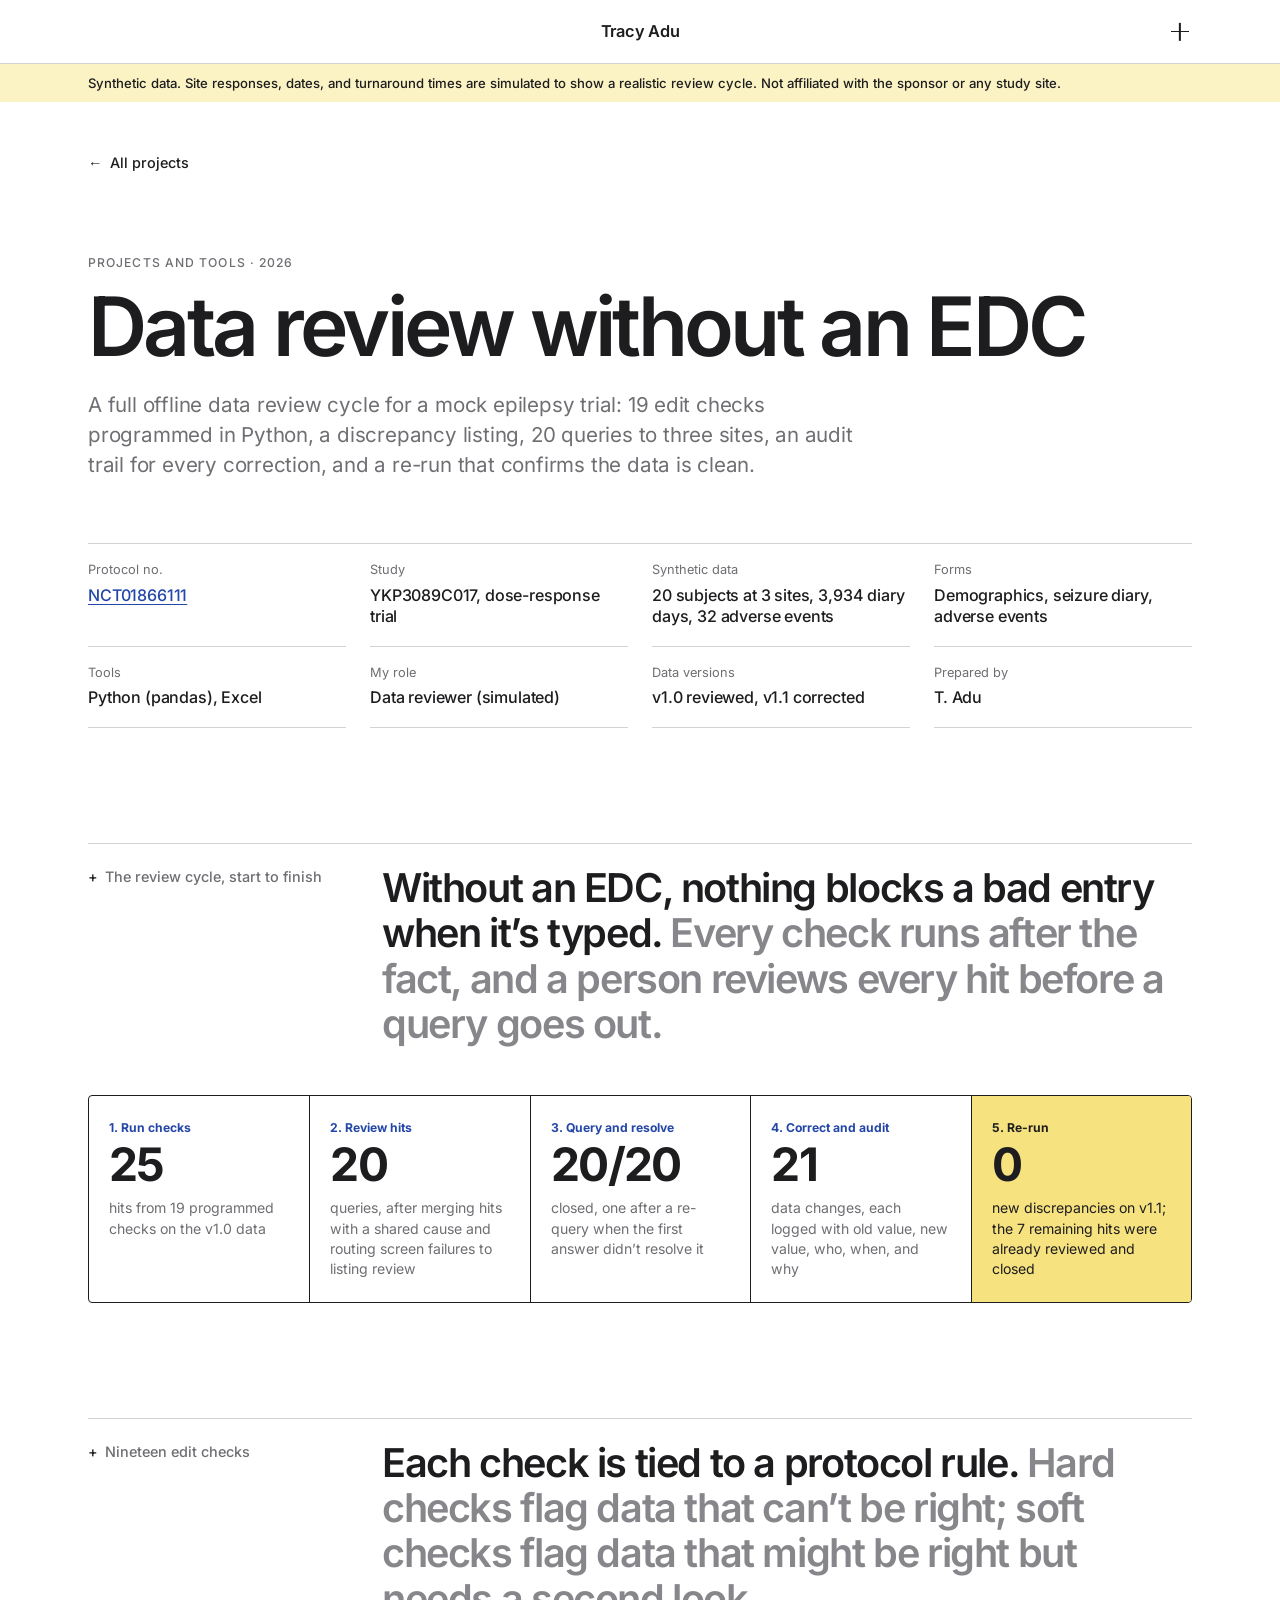
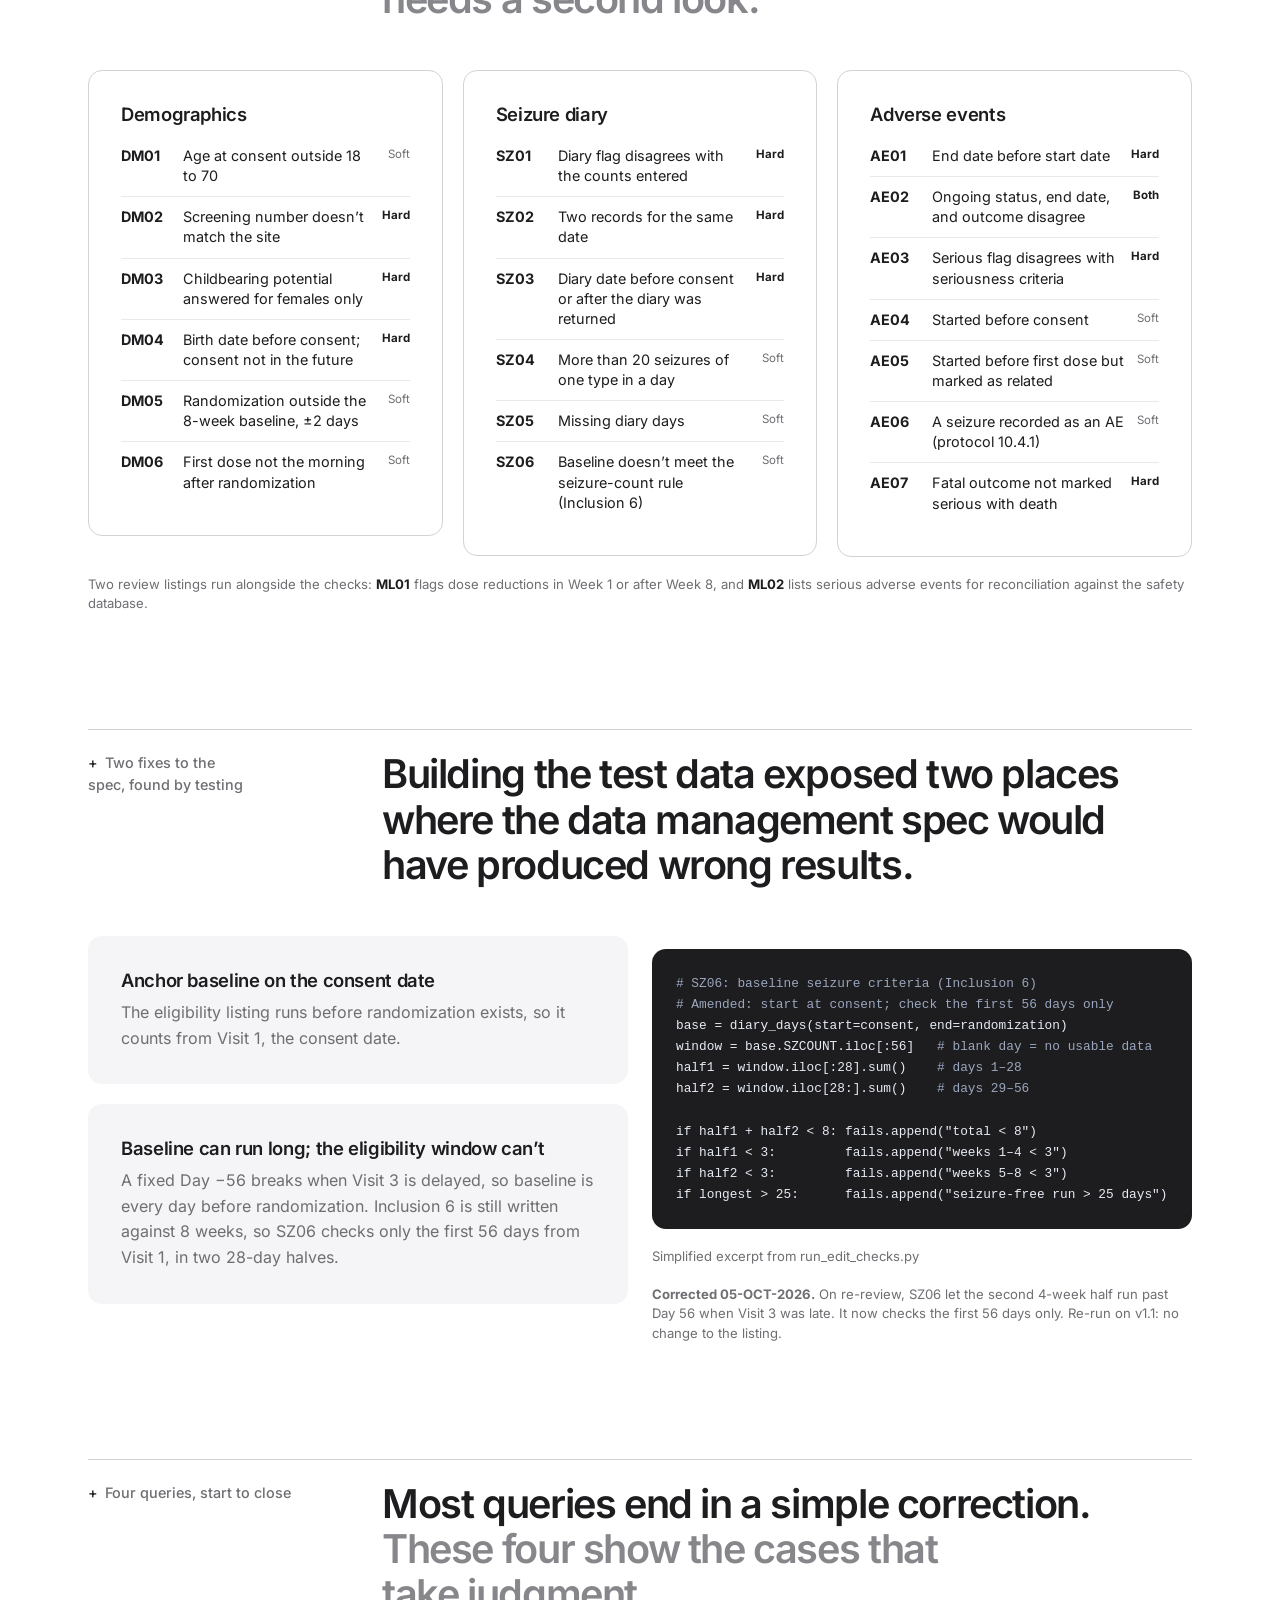
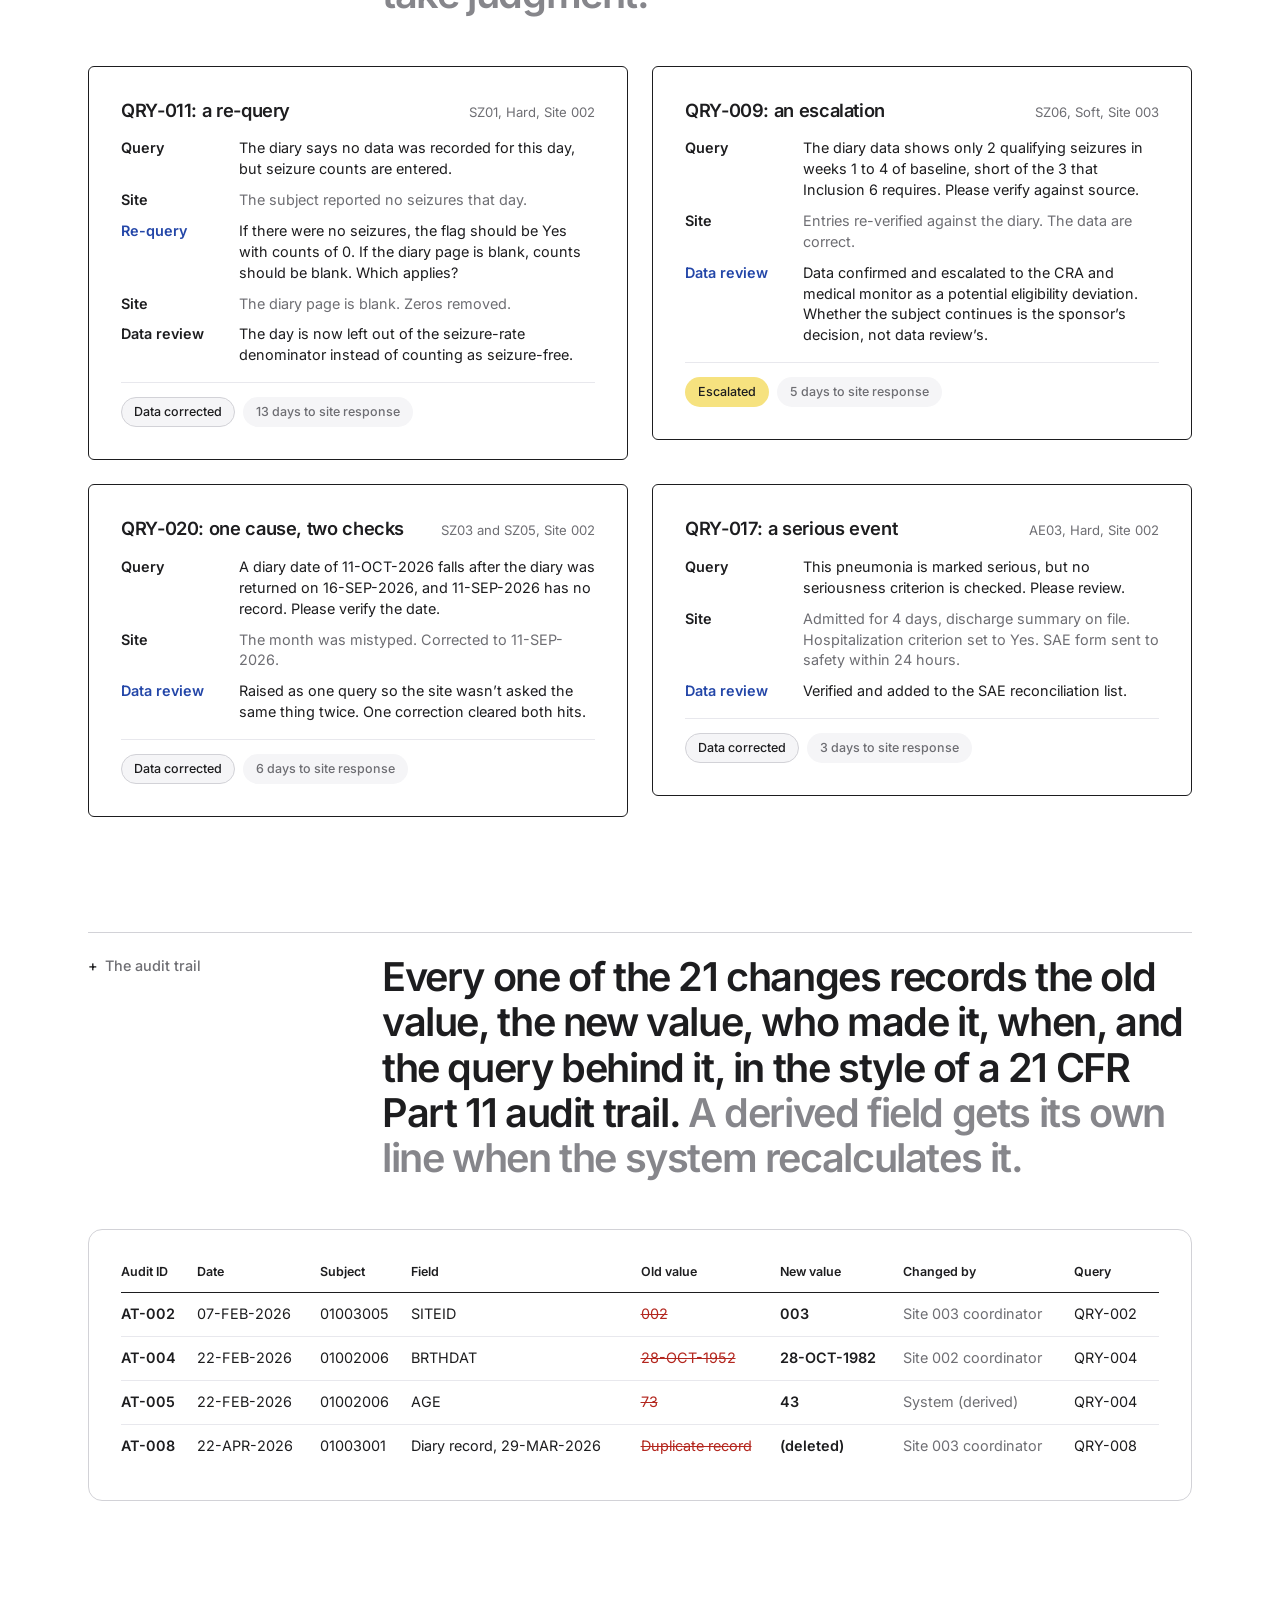
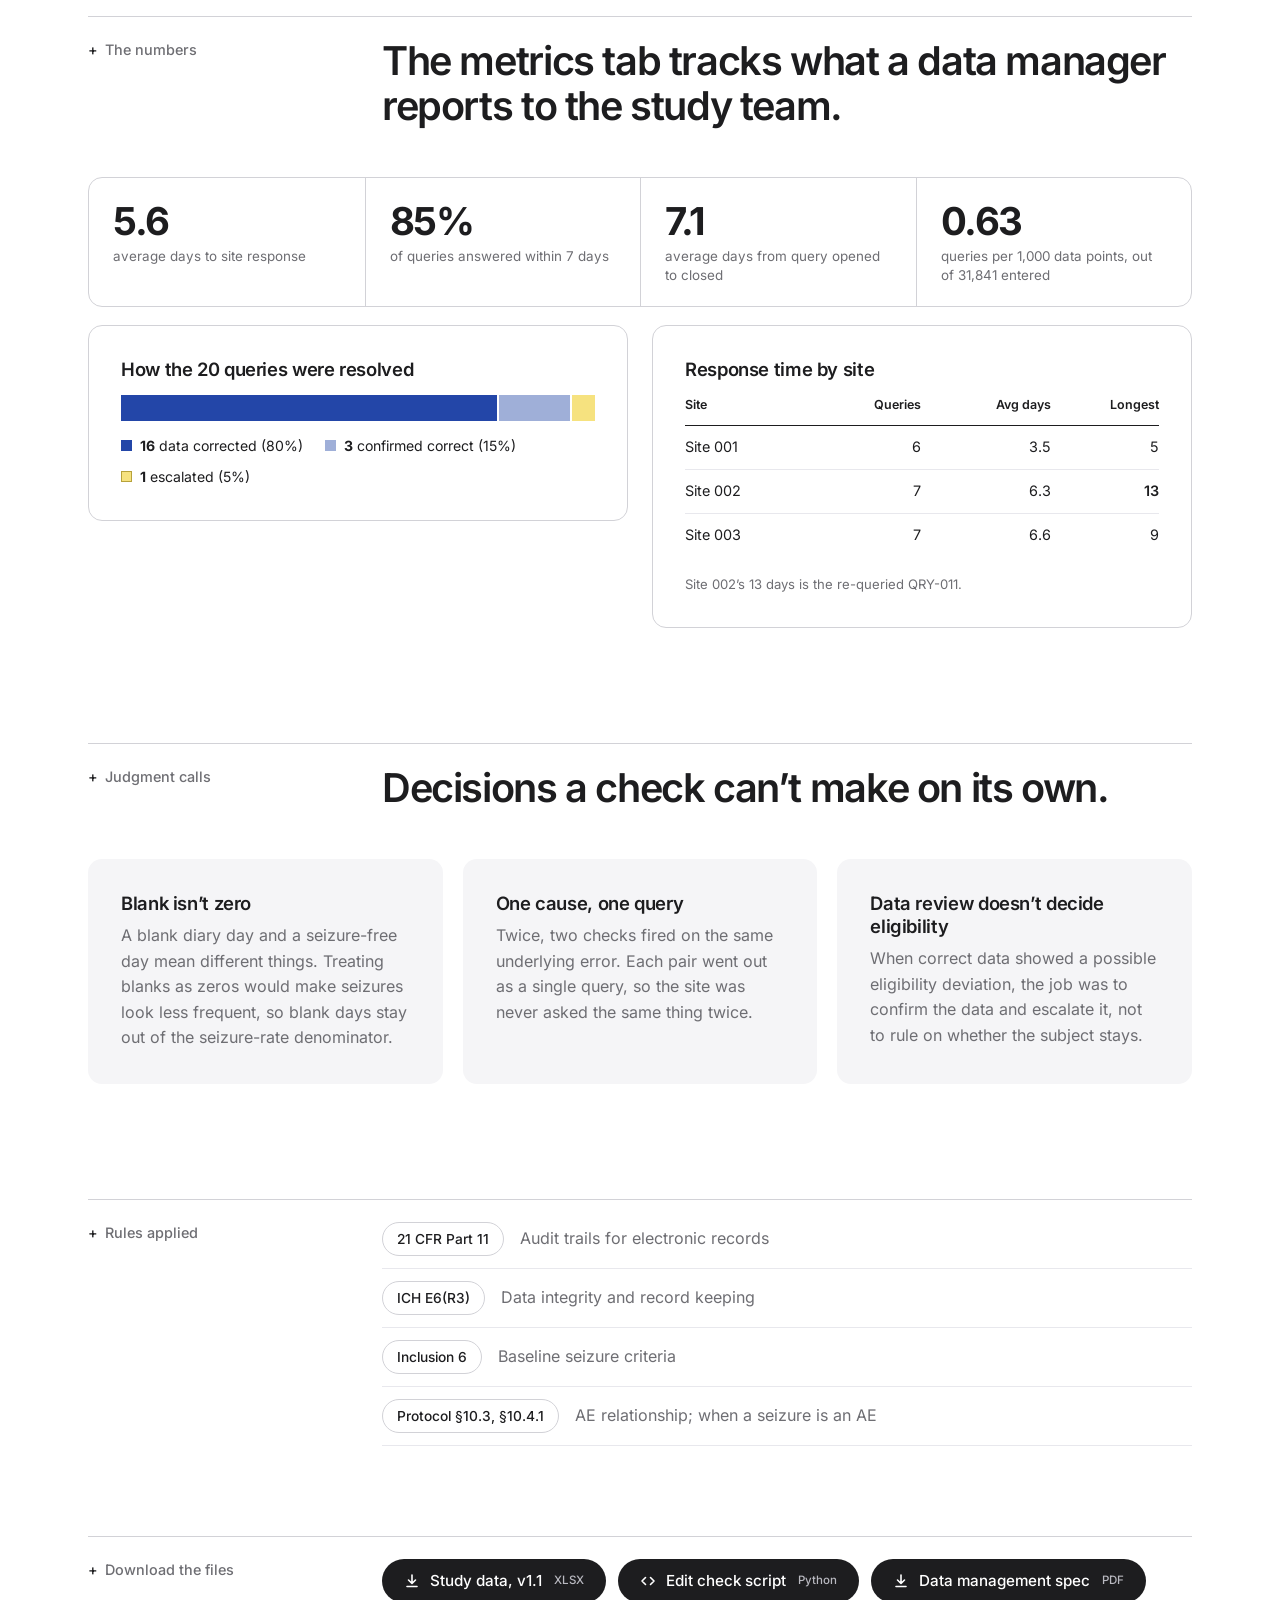
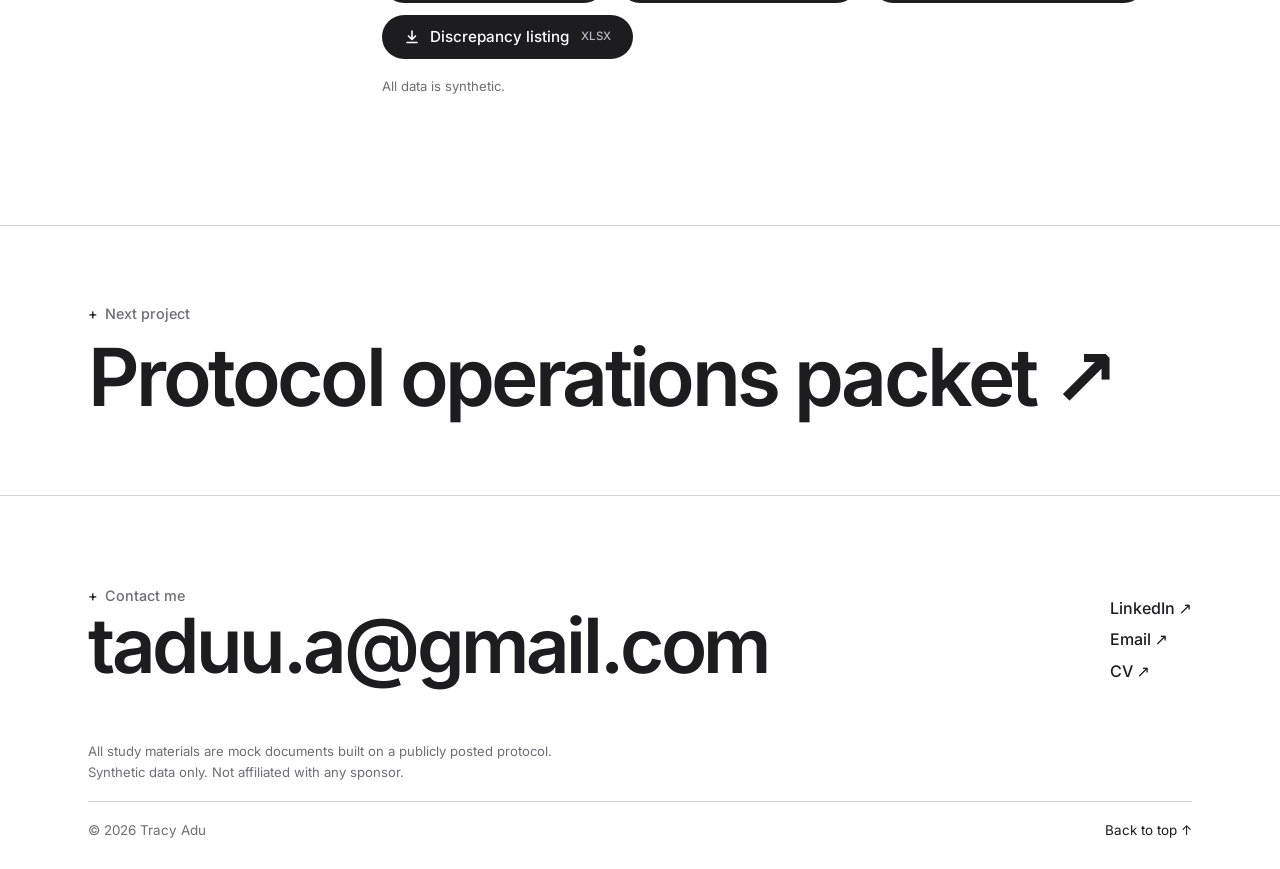
<file: data-review.html>
<!doctype html>
<html lang="en">
<head>
<meta charset="utf-8">
<meta name="viewport" content="width=device-width, initial-scale=1">
<title>Data review without an EDC | Tracy Adu</title>
<meta name="description" content="A full offline data review cycle: 19 edit checks in Python, a discrepancy listing, 20 queries, an audit trail and a clean re-run.">
<meta property="og:title" content="Data review without an EDC | Tracy Adu">
<meta property="og:description" content="A full offline data review cycle: 19 edit checks in Python, a discrepancy listing, 20 queries, an audit trail and a clean re-run.">
<link rel="icon" href="data:image/svg+xml,%3Csvg xmlns='http://www.w3.org/2000/svg' viewBox='0 0 64 64'%3E%3Crect width='64' height='64' rx='14' fill='%231d1d1f'/%3E%3Ctext x='32' y='43' font-family='Arial,sans-serif' font-size='30' font-weight='700' fill='%23ffffff' text-anchor='middle'%3ETA%3C/text%3E%3C/svg%3E">
<link rel="preload" href="inter-latin-wght-normal.woff2" as="font" type="font/woff2" crossorigin>
<link rel="stylesheet" href="styles.css">
<script>document.documentElement.className = 'js';</script>
</head>
<body id="top">
<header class="site-header"><div class="wrap">
  <span class="hd-left"></span>
  <a class="hd-name" href="index.html">Tracy Adu</a>
  <button class="menu-btn" type="button" aria-expanded="false" aria-controls="menu" aria-label="Open menu"></button>
</div></header>
<div class="menu-backdrop"></div>
<nav class="menu" id="menu" aria-label="Site">
  <div class="menu-main"><a href="index.html">Home</a><a href="index.html#work">Projects</a><a href="cv.html">CV</a><a href="#contact">Contact</a></div>
  <p class="menu-h">Projects</p>
  <div class="menu-projects"><a href="operations-packet.html"><span>01</span>Protocol operations packet</a><a href="consent-kit.html"><span>02</span>Consent kit</a><a href="recruitment-plan.html"><span>03</span>Recruitment and retention plan</a><a href="regulatory-knowledge-base.html"><span>04</span>Regulatory knowledge base</a><a href="data-review.html"><span>05</span>Data review without an EDC</a></div>
  <div class="menu-connect"><p class="menu-h">Connect</p><a href="https://www.linkedin.com/in/tracy-adu" target="_blank" rel="noopener">LinkedIn ↗</a><a href="mailto:taduu.a@gmail.com">Email ↗</a></div>
</nav>
<div class="banner"><div class="wrap">Synthetic data. Site responses, dates, and turnaround times are simulated to show a realistic review cycle. Not affiliated with the sponsor or any study site.</div></div>
<main><div class="wrap">
<section class="page-hero">
  <a class="back" href="index.html#tools"><span class="arr" aria-hidden="true">←</span> All projects</a>
  <p class="eyebrow">Projects and tools · 2026</p>
  <h1 class="title">Data review without an EDC</h1>
  <p class="lede">A full offline data review cycle for a mock epilepsy trial: 19 edit checks programmed in Python, a discrepancy listing, 20 queries to three sites, an audit trail for every correction, and a re-run that confirms the data is clean.</p>
  <dl class="meta">
    <div><dt>Protocol no.</dt><dd><a href="https://clinicaltrials.gov/study/NCT01866111" target="_blank" rel="noopener">NCT01866111</a></dd></div>
    <div><dt>Study</dt><dd>YKP3089C017, dose-response trial</dd></div>
    <div><dt>Synthetic data</dt><dd>20 subjects at 3 sites, 3,934 diary days, 32 adverse events</dd></div>
    <div><dt>Forms</dt><dd>Demographics, seizure diary, adverse events</dd></div>
    <div><dt>Tools</dt><dd>Python (pandas), Excel</dd></div>
    <div><dt>My role</dt><dd>Data reviewer (simulated)</dd></div>
    <div><dt>Data versions</dt><dd>v1.0 reviewed, v1.1 corrected</dd></div>
    <div><dt>Prepared by</dt><dd>T. Adu</dd></div>
  </dl>
</section>

<section class="sec">
  <div class="sec-head"><h2>The review cycle, start to finish</h2><p class="statement">Without an EDC, nothing blocks a bad entry when it’s typed. <span class="g">Every check runs after the fact, and a person reviews every hit before a query goes out.</span></p></div>
  <ol class="steps">
    <li><small>1. Run checks</small><b>25</b><span>hits from 19 programmed checks on the v1.0 data</span></li>
    <li><small>2. Review hits</small><b>20</b><span>queries, after merging hits with a shared cause and routing screen failures to listing review</span></li>
    <li><small>3. Query and resolve</small><b>20/20</b><span>closed, one after a re-query when the first answer didn’t resolve it</span></li>
    <li><small>4. Correct and audit</small><b>21</b><span>data changes, each logged with old value, new value, who, when, and why</span></li>
    <li class="done"><small>5. Re-run</small><b>0</b><span>new discrepancies on v1.1; the 7 remaining hits were already reviewed and closed</span></li>
  </ol>
</section>

<section class="sec">
  <div class="sec-head"><h2>Nineteen edit checks</h2><p class="statement">Each check is tied to a protocol rule. <span class="g">Hard checks flag data that can’t be right; soft checks flag data that might be right but needs a second look.</span></p></div>
  <div class="grid-3" style="align-items:start">
    <div class="panel"><h3 style="margin-bottom:10px">Demographics</h3><ul class="checks">
      <li><b>DM01</b><span>Age at consent outside 18 to 70</span><em>Soft</em></li>
      <li><b>DM02</b><span>Screening number doesn’t match the site</span><em class="h">Hard</em></li>
      <li><b>DM03</b><span>Childbearing potential answered for females only</span><em class="h">Hard</em></li>
      <li><b>DM04</b><span>Birth date before consent; consent not in the future</span><em class="h">Hard</em></li>
      <li><b>DM05</b><span>Randomization outside the 8-week baseline, ±2 days</span><em>Soft</em></li>
      <li><b>DM06</b><span>First dose not the morning after randomization</span><em>Soft</em></li>
    </ul></div>
    <div class="panel"><h3 style="margin-bottom:10px">Seizure diary</h3><ul class="checks">
      <li><b>SZ01</b><span>Diary flag disagrees with the counts entered</span><em class="h">Hard</em></li>
      <li><b>SZ02</b><span>Two records for the same date</span><em class="h">Hard</em></li>
      <li><b>SZ03</b><span>Diary date before consent or after the diary was returned</span><em class="h">Hard</em></li>
      <li><b>SZ04</b><span>More than 20 seizures of one type in a day</span><em>Soft</em></li>
      <li><b>SZ05</b><span>Missing diary days</span><em>Soft</em></li>
      <li><b>SZ06</b><span>Baseline doesn’t meet the seizure-count rule (Inclusion 6)</span><em>Soft</em></li>
    </ul></div>
    <div class="panel"><h3 style="margin-bottom:10px">Adverse events</h3><ul class="checks">
      <li><b>AE01</b><span>End date before start date</span><em class="h">Hard</em></li>
      <li><b>AE02</b><span>Ongoing status, end date, and outcome disagree</span><em class="h">Both</em></li>
      <li><b>AE03</b><span>Serious flag disagrees with seriousness criteria</span><em class="h">Hard</em></li>
      <li><b>AE04</b><span>Started before consent</span><em>Soft</em></li>
      <li><b>AE05</b><span>Started before first dose but marked as related</span><em>Soft</em></li>
      <li><b>AE06</b><span>A seizure recorded as an AE (protocol 10.4.1)</span><em>Soft</em></li>
      <li><b>AE07</b><span>Fatal outcome not marked serious with death</span><em class="h">Hard</em></li>
    </ul></div>
  </div>
  <p class="small muted mt-s" style="max-width:none">Two review listings run alongside the checks: <b style="color:var(--ink)">ML01</b> flags dose reductions in Week 1 or after Week 8, and <b style="color:var(--ink)">ML02</b> lists serious adverse events for reconciliation against the safety database.</p>
</section>

<section class="sec">
  <div class="sec-head"><h2>Two fixes to the spec, found by testing</h2><p class="statement">Building the test data exposed two places where the data management spec would have produced wrong results.</p></div>
  <div class="grid-2"><div>
    <div class="stack">
      <div class="panel card"><h3>Anchor baseline on the consent date</h3><p>The eligibility listing runs before randomization exists, so it counts from Visit 1, the consent date.</p></div>
      <div class="panel card"><h3>Baseline can run long; the eligibility window can’t</h3><p>A fixed Day −56 breaks when Visit 3 is delayed, so baseline is every day before randomization. Inclusion 6 is still written against 8 weeks, so SZ06 checks only the first 56 days from Visit 1, in two 28-day halves.</p></div>
    </div>
  </div>
  <figure>
<pre class="code"><span class="c"># SZ06: baseline seizure criteria (Inclusion 6)
# Amended: start at consent; check the first 56 days only</span>
base = diary_days(start=consent, end=randomization)
window = base.SZCOUNT.iloc[:56]   <span class="c"># blank day = no usable data</span>
half1 = window.iloc[:28].sum()    <span class="c"># days 1–28</span>
half2 = window.iloc[28:].sum()    <span class="c"># days 29–56</span>

if half1 + half2 &lt; 8: fails.append("total &lt; 8")
if half1 &lt; 3:         fails.append("weeks 1–4 &lt; 3")
if half2 &lt; 3:         fails.append("weeks 5–8 &lt; 3")
if longest &gt; 25:      fails.append("seizure-free run &gt; 25 days")</pre>
    <figcaption class="small muted mt-s">Simplified excerpt from run_edit_checks.py</figcaption>
    <p class="small muted mt-s"><strong>Corrected 05-OCT-2026.</strong> On re-review, SZ06 let the second 4-week half run past Day 56 when Visit 3 was late. It now checks the first 56 days only. Re-run on v1.1: no change to the listing.</p>
  </figure></div>
</section>

<section class="sec">
  <div class="sec-head"><h2>Four queries, start to close</h2><p class="statement">Most queries end in a simple correction. <span class="g">These four show the cases that take judgment.</span></p></div>
  <div class="grid-2">
    <div class="panel panel--doc q-card">
      <div class="panel-head"><h3>QRY-011: a re-query</h3><span class="small muted">SZ01, Hard, Site 002</span></div>
      <dl class="q-rows">
        <dt>Query</dt><dd>The diary says no data was recorded for this day, but seizure counts are entered.</dd>
        <dt>Site</dt><dd class="site">The subject reported no seizures that day.</dd>
        <dt class="dr">Re-query</dt><dd>If there were no seizures, the flag should be Yes with counts of 0. If the diary page is blank, counts should be blank. Which applies?</dd>
        <dt>Site</dt><dd class="site">The diary page is blank. Zeros removed.</dd>
        <dt>Data review</dt><dd>The day is now left out of the seizure-rate denominator instead of counting as seizure-free.</dd>
      </dl>
      <div class="q-foot"><span class="chip">Data corrected</span><span class="chip chip--plain">13 days to site response</span></div>
    </div>
    <div class="panel panel--doc q-card">
      <div class="panel-head"><h3>QRY-009: an escalation</h3><span class="small muted">SZ06, Soft, Site 003</span></div>
      <dl class="q-rows">
        <dt>Query</dt><dd>The diary data shows only 2 qualifying seizures in weeks 1 to 4 of baseline, short of the 3 that Inclusion 6 requires. Please verify against source.</dd>
        <dt>Site</dt><dd class="site">Entries re-verified against the diary. The data are correct.</dd>
        <dt class="dr">Data review</dt><dd>Data confirmed and escalated to the CRA and medical monitor as a potential eligibility deviation. Whether the subject continues is the sponsor’s decision, not data review’s.</dd>
      </dl>
      <div class="q-foot"><span class="chip chip--y">Escalated</span><span class="chip chip--plain">5 days to site response</span></div>
    </div>
    <div class="panel panel--doc q-card">
      <div class="panel-head"><h3>QRY-020: one cause, two checks</h3><span class="small muted">SZ03 and SZ05, Site 002</span></div>
      <dl class="q-rows">
        <dt>Query</dt><dd>A diary date of 11-OCT-2026 falls after the diary was returned on 16-SEP-2026, and 11-SEP-2026 has no record. Please verify the date.</dd>
        <dt>Site</dt><dd class="site">The month was mistyped. Corrected to 11-SEP-2026.</dd>
        <dt class="dr">Data review</dt><dd>Raised as one query so the site wasn’t asked the same thing twice. One correction cleared both hits.</dd>
      </dl>
      <div class="q-foot"><span class="chip">Data corrected</span><span class="chip chip--plain">6 days to site response</span></div>
    </div>
    <div class="panel panel--doc q-card">
      <div class="panel-head"><h3>QRY-017: a serious event</h3><span class="small muted">AE03, Hard, Site 002</span></div>
      <dl class="q-rows">
        <dt>Query</dt><dd>This pneumonia is marked serious, but no seriousness criterion is checked. Please review.</dd>
        <dt>Site</dt><dd class="site">Admitted for 4 days, discharge summary on file. Hospitalization criterion set to Yes. SAE form sent to safety within 24 hours.</dd>
        <dt class="dr">Data review</dt><dd>Verified and added to the SAE reconciliation list.</dd>
      </dl>
      <div class="q-foot"><span class="chip">Data corrected</span><span class="chip chip--plain">3 days to site response</span></div>
    </div>
  </div>
</section>

<section class="sec">
  <div class="sec-head"><h2>The audit trail</h2><p class="statement">Every one of the 21 changes records the old value, the new value, who made it, when, and the query behind it, in the style of a 21 CFR Part 11 audit trail. <span class="g">A derived field gets its own line when the system recalculates it.</span></p></div>
  <div class="panel"><div class="scroll-x"><table class="tbl audit">
    <thead><tr><th>Audit ID</th><th>Date</th><th>Subject</th><th>Field</th><th>Old value</th><th>New value</th><th>Changed by</th><th>Query</th></tr></thead>
    <tbody>
    <tr><td class="b">AT-002</td><td>07-FEB-2026</td><td>01003005</td><td>SITEID</td><td><del>002</del></td><td class="b">003</td><td class="m">Site 003 coordinator</td><td>QRY-002</td></tr>
    <tr><td class="b">AT-004</td><td>22-FEB-2026</td><td>01002006</td><td>BRTHDAT</td><td><del>28-OCT-1952</del></td><td class="b">28-OCT-1982</td><td class="m">Site 002 coordinator</td><td>QRY-004</td></tr>
    <tr><td class="b">AT-005</td><td>22-FEB-2026</td><td>01002006</td><td>AGE</td><td><del>73</del></td><td class="b">43</td><td class="m">System (derived)</td><td>QRY-004</td></tr>
    <tr><td class="b">AT-008</td><td>22-APR-2026</td><td>01003001</td><td>Diary record, 29-MAR-2026</td><td><del>Duplicate record</del></td><td class="b">(deleted)</td><td class="m">Site 003 coordinator</td><td>QRY-008</td></tr>
    </tbody>
  </table></div></div>
</section>

<section class="sec">
  <div class="sec-head"><h2>The numbers</h2><p class="statement">The metrics tab tracks what a data manager reports to the study team.</p></div>
  <div class="stats">
    <div><b>5.6</b><span>average days to site response</span></div>
    <div><b>85%</b><span>of queries answered within 7 days</span></div>
    <div><b>7.1</b><span>average days from query opened to closed</span></div>
    <div><b>0.63</b><span>queries per 1,000 data points, out of 31,841 entered</span></div>
  </div>
  <div class="grid-2 mt-s">
    <div class="panel">
      <h3 style="margin-bottom:14px">How the 20 queries were resolved</h3>
      <div class="resbar" role="img" aria-label="16 data corrected, 3 confirmed correct, 1 escalated"><i style="width:80%"></i><i class="b" style="width:15%"></i><i class="c" style="width:5%"></i></div>
      <div class="key"><span><i></i><b>16</b> data corrected (80%)</span><span><i class="b"></i><b>3</b> confirmed correct (15%)</span><span><i class="c"></i><b>1</b> escalated (5%)</span></div>
    </div>
    <div class="panel">
      <h3 style="margin-bottom:14px">Response time by site</h3>
      <table class="tbl">
        <thead><tr><th>Site</th><th class="r">Queries</th><th class="r">Avg days</th><th class="r" style="padding-right:0">Longest</th></tr></thead>
        <tbody>
        <tr><td>Site 001</td><td class="r">6</td><td class="r">3.5</td><td class="r" style="padding-right:0">5</td></tr>
        <tr><td>Site 002</td><td class="r">7</td><td class="r">6.3</td><td class="r b" style="padding-right:0">13</td></tr>
        <tr><td>Site 003</td><td class="r">7</td><td class="r">6.6</td><td class="r" style="padding-right:0">9</td></tr>
        </tbody>
      </table>
      <p class="small muted mt-s">Site 002’s 13 days is the re-queried QRY-011.</p>
    </div>
  </div>
</section>

<section class="sec">
  <div class="sec-head"><h2>Judgment calls</h2><p class="statement">Decisions a check can’t make on its own.</p></div>
  <div class="grid-3">
    <div class="panel card"><h3>Blank isn’t zero</h3><p>A blank diary day and a seizure-free day mean different things. Treating blanks as zeros would make seizures look less frequent, so blank days stay out of the seizure-rate denominator.</p></div>
    <div class="panel card"><h3>One cause, one query</h3><p>Twice, two checks fired on the same underlying error. Each pair went out as a single query, so the site was never asked the same thing twice.</p></div>
    <div class="panel card"><h3>Data review doesn’t decide eligibility</h3><p>When correct data showed a possible eligibility deviation, the job was to confirm the data and escalate it, not to rule on whether the subject stays.</p></div>
  </div>
</section>

<section class="sec">
  <div class="sec-head"><h2>Rules applied</h2><ul class="kv">
      <li><b>21 CFR Part 11</b><span>Audit trails for electronic records</span></li>
      <li><b>ICH E6(R3)</b><span>Data integrity and record keeping</span></li>
      <li><b>Inclusion 6</b><span>Baseline seizure criteria</span></li>
      <li><b>Protocol §10.3, §10.4.1</b><span>AE relationship; when a seizure is an AE</span></li>
    </ul></div>
  <div class="sec-head"><h2>Download the files</h2><div><div class="docs">
      <a class="doc" href="study-data-v1.1.xlsx" download><svg width="16" height="16" viewBox="0 0 16 16" fill="none" stroke="currentColor" stroke-width="1.6" stroke-linecap="round" stroke-linejoin="round" aria-hidden="true"><path d="M8 2v8M4.5 7 8 10.5 11.5 7M3 13.5h10"/></svg> Study data, v1.1 <small>XLSX</small></a>
      <a class="doc" href="run_edit_checks.py" download><svg width="16" height="16" viewBox="0 0 16 16" fill="none" stroke="currentColor" stroke-width="1.6" stroke-linecap="round" stroke-linejoin="round" aria-hidden="true"><path d="M5.5 4.5 2 8l3.5 3.5M10.5 4.5 14 8l-3.5 3.5"/></svg> Edit check script <small>Python</small></a>
      <a class="doc" href="data-management-spec.pdf" target="_blank" rel="noopener"><svg width="16" height="16" viewBox="0 0 16 16" fill="none" stroke="currentColor" stroke-width="1.6" stroke-linecap="round" stroke-linejoin="round" aria-hidden="true"><path d="M8 2v8M4.5 7 8 10.5 11.5 7M3 13.5h10"/></svg> Data management spec <small>PDF</small></a>
      <a class="doc" href="data-review-package.xlsx" download><svg width="16" height="16" viewBox="0 0 16 16" fill="none" stroke="currentColor" stroke-width="1.6" stroke-linecap="round" stroke-linejoin="round" aria-hidden="true"><path d="M8 2v8M4.5 7 8 10.5 11.5 7M3 13.5h10"/></svg> Discrepancy listing <small>XLSX</small></a>
    </div><p class="small muted mt-s">All data is synthetic.</p></div></div>
</section>
</div></main>
<div class="next"><div class="wrap"><a href="operations-packet.html"><span class="label">Next project</span><span class="big">Protocol operations packet&nbsp;<i aria-hidden="true">↗</i></span></a></div></div>
<footer class="site-footer" id="contact"><div class="wrap reveal">
  <div class="foot-top">
    <div><span class="label">Contact me</span><a class="mail" href="mailto:taduu.a@gmail.com">taduu.a@gmail.com</a></div>
    <div class="foot-links"><a href="https://www.linkedin.com/in/tracy-adu" target="_blank" rel="noopener">LinkedIn ↗</a><a href="mailto:taduu.a@gmail.com">Email ↗</a><a href="cv.html">CV ↗</a></div>
  </div>
  <p class="foot-note">All study materials are mock documents built on a publicly posted protocol. Synthetic data only. Not affiliated with any sponsor.</p>
  <div class="foot-row"><span>© 2026 Tracy Adu</span><a href="#top">Back to top ↑</a></div>
</div></footer>
<script src="site.js" defer></script>
</body>
</html>
</file>
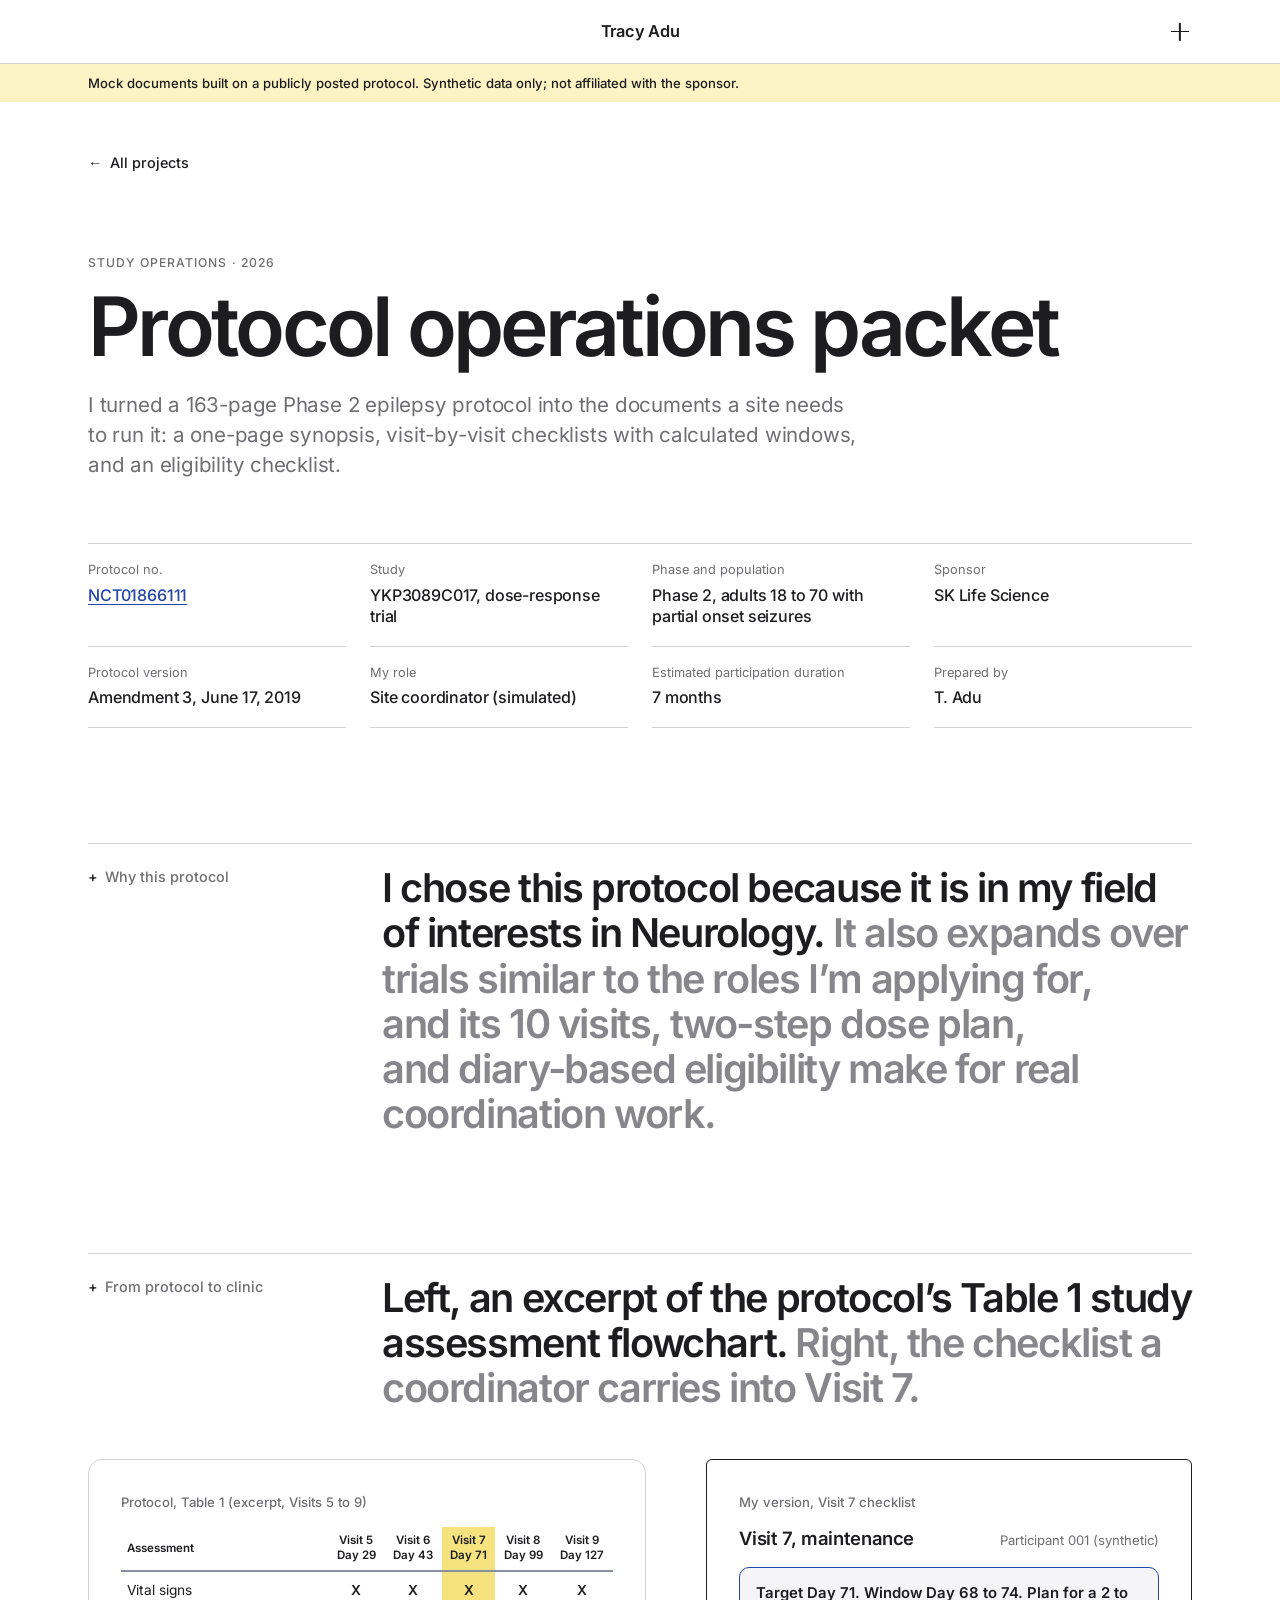
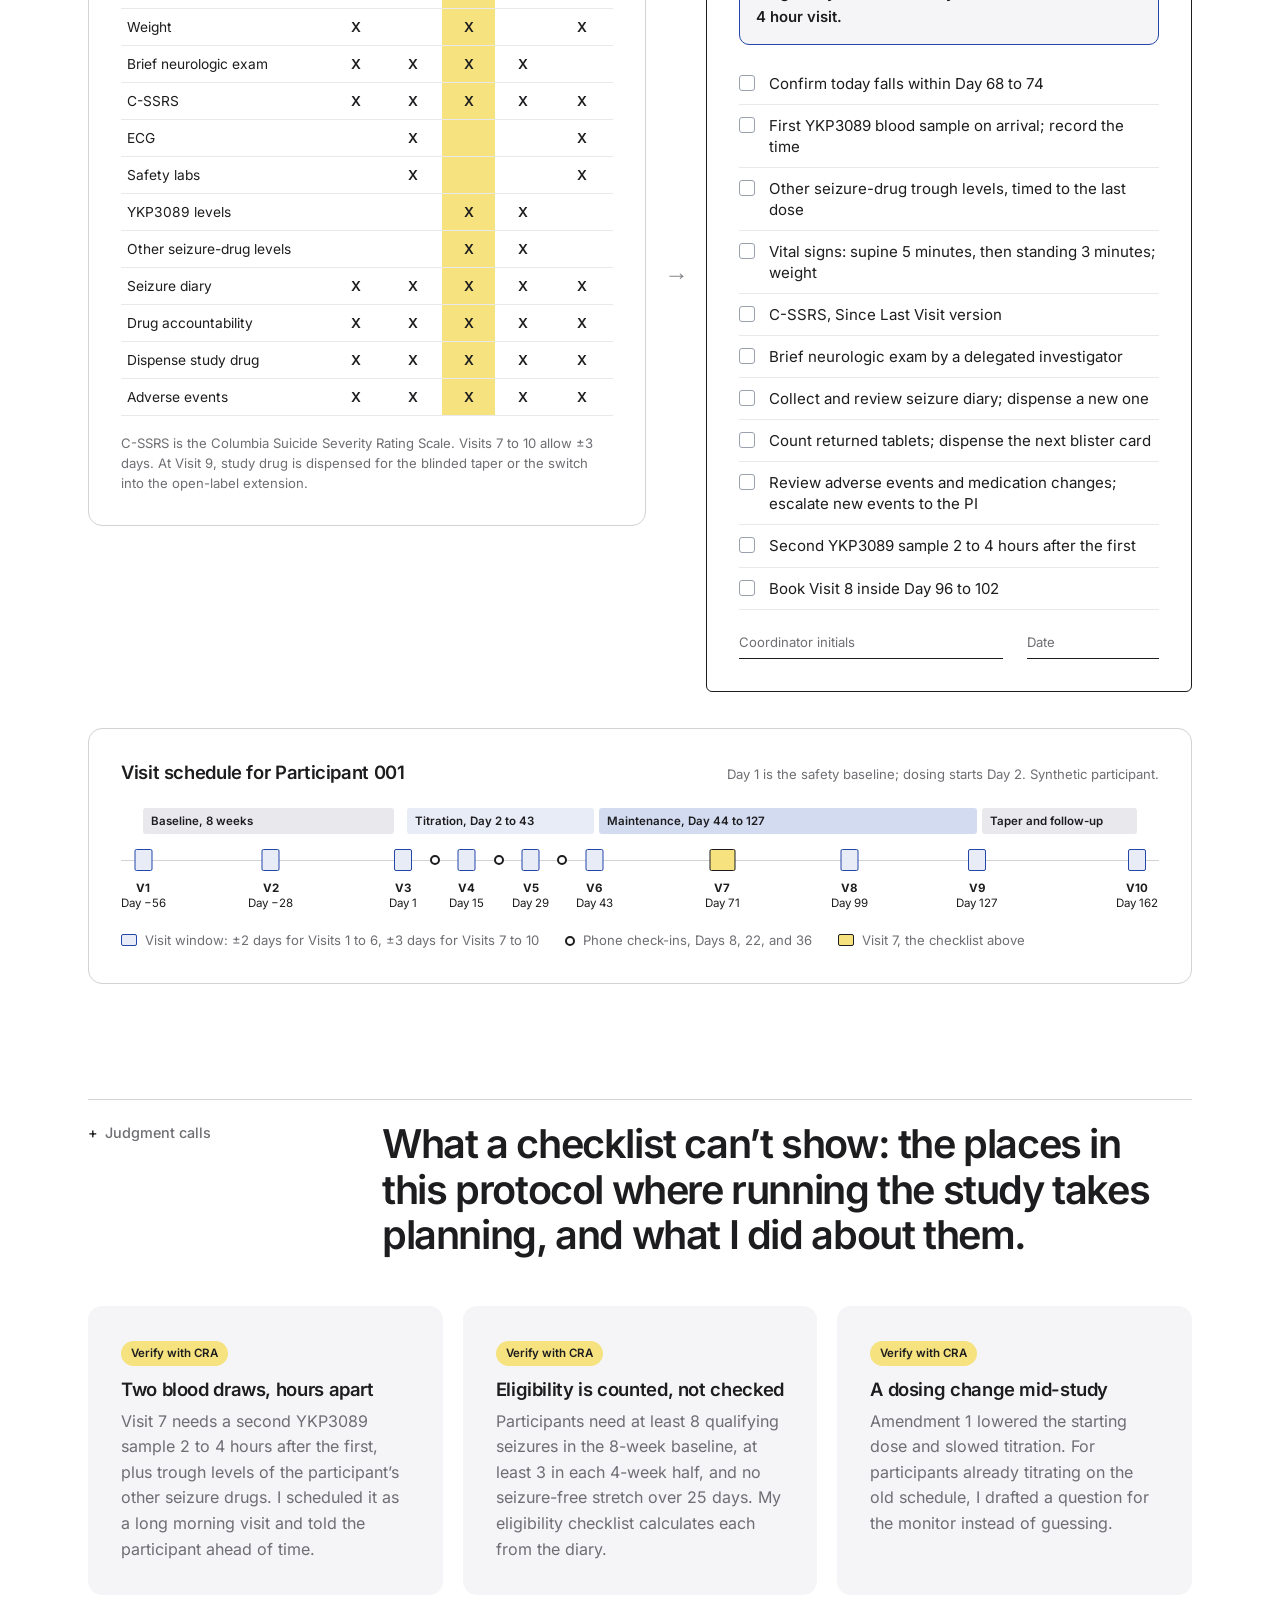
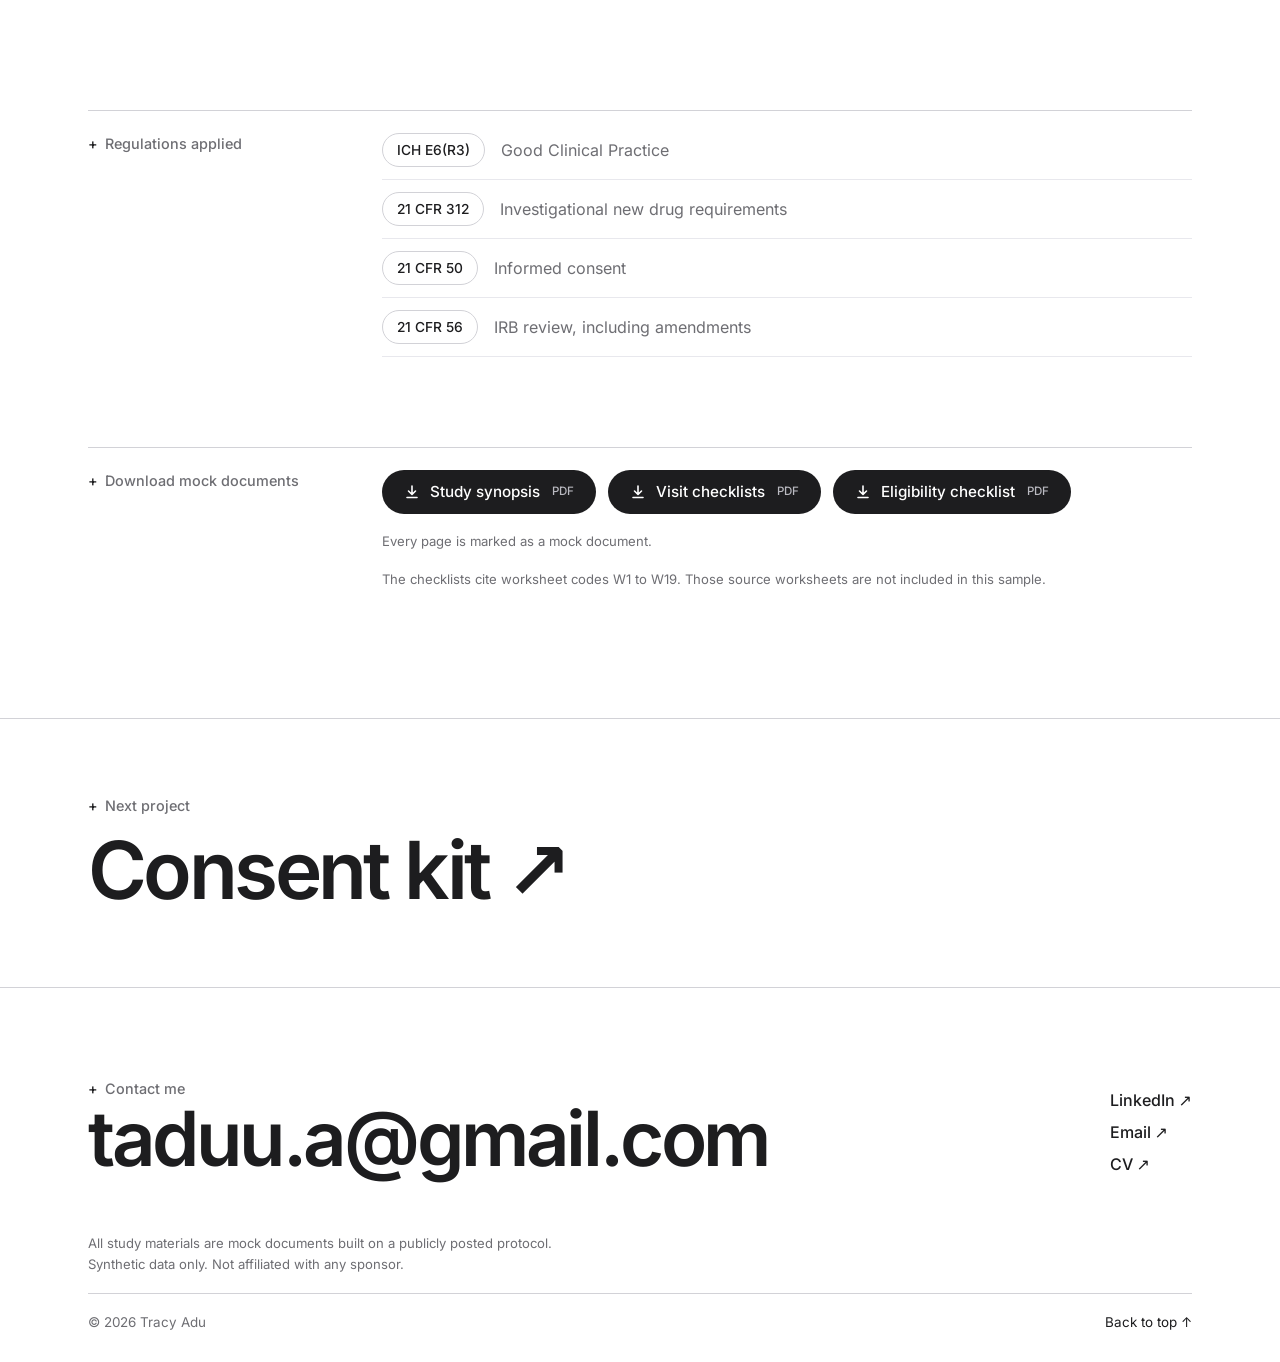
<file: operations-packet.html>
<!doctype html>
<html lang="en">
<head>
<meta charset="utf-8">
<meta name="viewport" content="width=device-width, initial-scale=1">
<title>Protocol operations packet | Tracy Adu</title>
<meta name="description" content="A 163-page Phase 2 epilepsy protocol turned into a synopsis, visit checklists and an eligibility checklist.">
<meta property="og:title" content="Protocol operations packet | Tracy Adu">
<meta property="og:description" content="A 163-page Phase 2 epilepsy protocol turned into a synopsis, visit checklists and an eligibility checklist.">
<link rel="icon" href="data:image/svg+xml,%3Csvg xmlns='http://www.w3.org/2000/svg' viewBox='0 0 64 64'%3E%3Crect width='64' height='64' rx='14' fill='%231d1d1f'/%3E%3Ctext x='32' y='43' font-family='Arial,sans-serif' font-size='30' font-weight='700' fill='%23ffffff' text-anchor='middle'%3ETA%3C/text%3E%3C/svg%3E">
<link rel="preload" href="inter-latin-wght-normal.woff2" as="font" type="font/woff2" crossorigin>
<link rel="stylesheet" href="styles.css">
<script>document.documentElement.className = 'js';</script>
</head>
<body id="top">
<header class="site-header"><div class="wrap">
  <span class="hd-left"></span>
  <a class="hd-name" href="index.html">Tracy Adu</a>
  <button class="menu-btn" type="button" aria-expanded="false" aria-controls="menu" aria-label="Open menu"></button>
</div></header>
<div class="menu-backdrop"></div>
<nav class="menu" id="menu" aria-label="Site">
  <div class="menu-main"><a href="index.html">Home</a><a href="index.html#work">Projects</a><a href="cv.html">CV</a><a href="#contact">Contact</a></div>
  <p class="menu-h">Projects</p>
  <div class="menu-projects"><a href="operations-packet.html"><span>01</span>Protocol operations packet</a><a href="consent-kit.html"><span>02</span>Consent kit</a><a href="recruitment-plan.html"><span>03</span>Recruitment and retention plan</a><a href="regulatory-knowledge-base.html"><span>04</span>Regulatory knowledge base</a><a href="data-review.html"><span>05</span>Data review without an EDC</a></div>
  <div class="menu-connect"><p class="menu-h">Connect</p><a href="https://www.linkedin.com/in/tracy-adu" target="_blank" rel="noopener">LinkedIn ↗</a><a href="mailto:taduu.a@gmail.com">Email ↗</a></div>
</nav>
<div class="banner"><div class="wrap">Mock documents built on a publicly posted protocol. Synthetic data only; not affiliated with the sponsor.</div></div>
<main><div class="wrap">
<section class="page-hero">
  <a class="back" href="index.html#work"><span class="arr" aria-hidden="true">←</span> All projects</a>
  <p class="eyebrow">Study operations · 2026</p>
  <h1 class="title">Protocol operations packet</h1>
  <p class="lede">I turned a 163-page Phase 2 epilepsy protocol into the documents a site needs to run it: a one-page synopsis, visit-by-visit checklists with calculated windows, and an eligibility checklist.</p>
  <dl class="meta">
    <div><dt>Protocol no.</dt><dd><a href="https://clinicaltrials.gov/study/NCT01866111" target="_blank" rel="noopener">NCT01866111</a></dd></div>
    <div><dt>Study</dt><dd>YKP3089C017, dose-response trial</dd></div>
    <div><dt>Phase and population</dt><dd>Phase 2, adults 18 to 70 with partial onset seizures</dd></div>
    <div><dt>Sponsor</dt><dd>SK Life Science</dd></div>
    <div><dt>Protocol version</dt><dd>Amendment 3, June 17, 2019</dd></div>
    <div><dt>My role</dt><dd>Site coordinator (simulated)</dd></div>
    <div><dt>Estimated participation duration</dt><dd>7 months</dd></div>
    <div><dt>Prepared by</dt><dd>T. Adu</dd></div>
  </dl>
</section>

<section class="sec">
  <div class="sec-head" style="margin-bottom:0"><h2>Why this protocol</h2><p class="statement">I chose this protocol because it is in my field of interests in Neurology. <span class="g">It also expands over trials similar to the roles I’m applying for, and its 10 visits, two-step dose plan, and diary-based eligibility make for real coordination work.</span></p></div>
</section>

<section class="sec">
  <div class="sec-head"><h2>From protocol to clinic</h2><p class="statement">Left, an excerpt of the protocol’s Table 1 study assessment flowchart. <span class="g">Right, the checklist a coordinator carries into Visit 7.</span></p></div>
  <div class="split-arrow">
    <div class="panel">
      <p class="cap">Protocol, Table 1 (excerpt, Visits 5 to 9)</p>
      <div class="scroll-x"><table class="sched">
        <thead><tr><th>Assessment</th><th>Visit 5<br>Day 29</th><th>Visit 6<br>Day 43</th><th class="hl">Visit 7<br>Day 71</th><th>Visit 8<br>Day 99</th><th>Visit 9<br>Day 127</th></tr></thead>
        <tbody>
        <tr><td>Vital signs</td><td>X</td><td>X</td><td class="hl">X</td><td>X</td><td>X</td></tr>
        <tr><td>Weight</td><td>X</td><td></td><td class="hl">X</td><td></td><td>X</td></tr>
        <tr><td>Brief neurologic exam</td><td>X</td><td>X</td><td class="hl">X</td><td>X</td><td></td></tr>
        <tr><td>C-SSRS</td><td>X</td><td>X</td><td class="hl">X</td><td>X</td><td>X</td></tr>
        <tr><td>ECG</td><td></td><td>X</td><td class="hl"></td><td></td><td>X</td></tr>
        <tr><td>Safety labs</td><td></td><td>X</td><td class="hl"></td><td></td><td>X</td></tr>
        <tr><td>YKP3089 levels</td><td></td><td></td><td class="hl">X</td><td>X</td><td></td></tr>
        <tr><td>Other seizure-drug levels</td><td></td><td></td><td class="hl">X</td><td>X</td><td></td></tr>
        <tr><td>Seizure diary</td><td>X</td><td>X</td><td class="hl">X</td><td>X</td><td>X</td></tr>
        <tr><td>Drug accountability</td><td>X</td><td>X</td><td class="hl">X</td><td>X</td><td>X</td></tr>
        <tr><td>Dispense study drug</td><td>X</td><td>X</td><td class="hl">X</td><td>X</td><td>X</td></tr>
        <tr><td>Adverse events</td><td>X</td><td>X</td><td class="hl">X</td><td>X</td><td>X</td></tr>
        </tbody></table></div>
      <p class="small muted mt-s">C-SSRS is the Columbia Suicide Severity Rating Scale. Visits 7 to 10 allow ±3 days. At Visit 9, study drug is dispensed for the blinded taper or the switch into the open-label extension.</p>
    </div>
    <span class="go" aria-hidden="true">→</span>
    <div class="panel panel--doc">
      <p class="cap">My version, Visit 7 checklist</p>
      <div class="panel-head"><h3>Visit 7, maintenance</h3><span class="small muted">Participant 001 (synthetic)</span></div>
      <p class="callout" style="border:1px solid var(--blue);font-weight:600">Target Day 71. Window Day 68 to 74. Plan for a 2 to 4 hour visit.</p>
      <ul class="check mt-s">
        <li>Confirm today falls within Day 68 to 74</li>
        <li>First YKP3089 blood sample on arrival; record the time</li>
        <li>Other seizure-drug trough levels, timed to the last dose</li>
        <li>Vital signs: supine 5 minutes, then standing 3 minutes; weight</li>
        <li>C-SSRS, Since Last Visit version</li>
        <li>Brief neurologic exam by a delegated investigator</li>
        <li>Collect and review seizure diary; dispense a new one</li>
        <li>Count returned tablets; dispense the next blister card</li>
        <li>Review adverse events and medication changes; escalate new events to the PI</li>
        <li>Second YKP3089 sample 2 to 4 hours after the first</li>
        <li>Book Visit 8 inside Day 96 to 102</li>
      </ul>
      <div class="sign"><span>Coordinator initials</span><span>Date</span></div>
    </div>
  </div>

  <div class="panel mt-m">
    <div class="panel-head"><h3>Visit schedule for Participant 001</h3><span class="small muted">Day 1 is the safety baseline; dosing starts Day 2. Synthetic participant.</span></div>
    <div class="scroll-x"><div class="tl">
      <div class="tl-phases">
        <span style="--a:-56;--b:-1">Baseline, 8 weeks</span>
        <span class="t" style="--a:2;--b:43">Titration, Day 2 to 43</span>
        <span class="m" style="--a:44;--b:127">Maintenance, Day 44 to 127</span>
        <span style="--a:128;--b:162">Taper and follow-up</span>
      </div>
      <div class="tl-axis">
        <div class="tl-v" style="--d:-56"><b>V1</b>Day −56</div>
        <div class="tl-v" style="--d:-28"><b>V2</b>Day −28</div>
        <div class="tl-v" style="--d:1"><b>V3</b>Day 1</div>
        <i class="tl-c" style="--d:8"></i>
        <div class="tl-v" style="--d:15"><b>V4</b>Day 15</div>
        <i class="tl-c" style="--d:22"></i>
        <div class="tl-v" style="--d:29"><b>V5</b>Day 29</div>
        <i class="tl-c" style="--d:36"></i>
        <div class="tl-v" style="--d:43"><b>V6</b>Day 43</div>
        <div class="tl-v v7" style="--d:71"><b>V7</b>Day 71</div>
        <div class="tl-v" style="--d:99"><b>V8</b>Day 99</div>
        <div class="tl-v" style="--d:127"><b>V9</b>Day 127</div>
        <div class="tl-v" style="--d:162"><b>V10</b>Day 162</div>
      </div>
    </div></div>
    <div class="legend"><span><i></i>Visit window: ±2 days for Visits 1 to 6, ±3 days for Visits 7 to 10</span><span><i class="c"></i>Phone check-ins, Days 8, 22, and 36</span><span><i class="y"></i>Visit 7, the checklist above</span></div>
  </div>
</section>

<section class="sec">
  <div class="sec-head"><h2>Judgment calls</h2><p class="statement">What a checklist can’t show: the places in this protocol where running the study takes planning, and what I did about them.</p></div>
  <div class="grid-3">
    <div class="panel card"><span class="tag">Verify with CRA</span><h3>Two blood draws, hours apart</h3><p>Visit 7 needs a second YKP3089 sample 2 to 4 hours after the first, plus trough levels of the participant’s other seizure drugs. I scheduled it as a long morning visit and told the participant ahead of time.</p></div>
    <div class="panel card"><span class="tag">Verify with CRA</span><h3>Eligibility is counted, not checked</h3><p>Participants need at least 8 qualifying seizures in the 8-week baseline, at least 3 in each 4-week half, and no seizure-free stretch over 25 days. My eligibility checklist calculates each from the diary.</p></div>
    <div class="panel card"><span class="tag">Verify with CRA</span><h3>A dosing change mid-study</h3><p>Amendment 1 lowered the starting dose and slowed titration. For participants already titrating on the old schedule, I drafted a question for the monitor instead of guessing.</p></div>
  </div>
</section>

<section class="sec">
  <div class="sec-head"><h2>Regulations applied</h2><ul class="kv">
      <li><b>ICH E6(R3)</b><span>Good Clinical Practice</span></li>
      <li><b>21 CFR 312</b><span>Investigational new drug requirements</span></li>
      <li><b>21 CFR 50</b><span>Informed consent</span></li>
      <li><b>21 CFR 56</b><span>IRB review, including amendments</span></li>
    </ul></div>
  <div class="sec-head"><h2>Download mock documents</h2><div><div class="docs">
      <a class="doc" href="study-synopsis.pdf" target="_blank" rel="noopener"><svg width="16" height="16" viewBox="0 0 16 16" fill="none" stroke="currentColor" stroke-width="1.6" stroke-linecap="round" stroke-linejoin="round" aria-hidden="true"><path d="M8 2v8M4.5 7 8 10.5 11.5 7M3 13.5h10"/></svg> Study synopsis <small>PDF</small></a>
      <a class="doc" href="visit-checklists.pdf" target="_blank" rel="noopener"><svg width="16" height="16" viewBox="0 0 16 16" fill="none" stroke="currentColor" stroke-width="1.6" stroke-linecap="round" stroke-linejoin="round" aria-hidden="true"><path d="M8 2v8M4.5 7 8 10.5 11.5 7M3 13.5h10"/></svg> Visit checklists <small>PDF</small></a>
      <a class="doc" href="eligibility-checklist.pdf" target="_blank" rel="noopener"><svg width="16" height="16" viewBox="0 0 16 16" fill="none" stroke="currentColor" stroke-width="1.6" stroke-linecap="round" stroke-linejoin="round" aria-hidden="true"><path d="M8 2v8M4.5 7 8 10.5 11.5 7M3 13.5h10"/></svg> Eligibility checklist <small>PDF</small></a>
    </div><p class="small muted mt-s">Every page is marked as a mock document.</p><p class="small muted mt-s">The checklists cite worksheet codes W1 to W19. Those source worksheets are not included in this sample.</p></div></div>
</section>
</div></main>
<div class="next"><div class="wrap"><a href="consent-kit.html"><span class="label">Next project</span><span class="big">Consent kit&nbsp;<i aria-hidden="true">↗</i></span></a></div></div>
<footer class="site-footer" id="contact"><div class="wrap reveal">
  <div class="foot-top">
    <div><span class="label">Contact me</span><a class="mail" href="mailto:taduu.a@gmail.com">taduu.a@gmail.com</a></div>
    <div class="foot-links"><a href="https://www.linkedin.com/in/tracy-adu" target="_blank" rel="noopener">LinkedIn ↗</a><a href="mailto:taduu.a@gmail.com">Email ↗</a><a href="cv.html">CV ↗</a></div>
  </div>
  <p class="foot-note">All study materials are mock documents built on a publicly posted protocol. Synthetic data only. Not affiliated with any sponsor.</p>
  <div class="foot-row"><span>© 2026 Tracy Adu</span><a href="#top">Back to top ↑</a></div>
</div></footer>
<script src="site.js" defer></script>
</body>
</html>
</file>
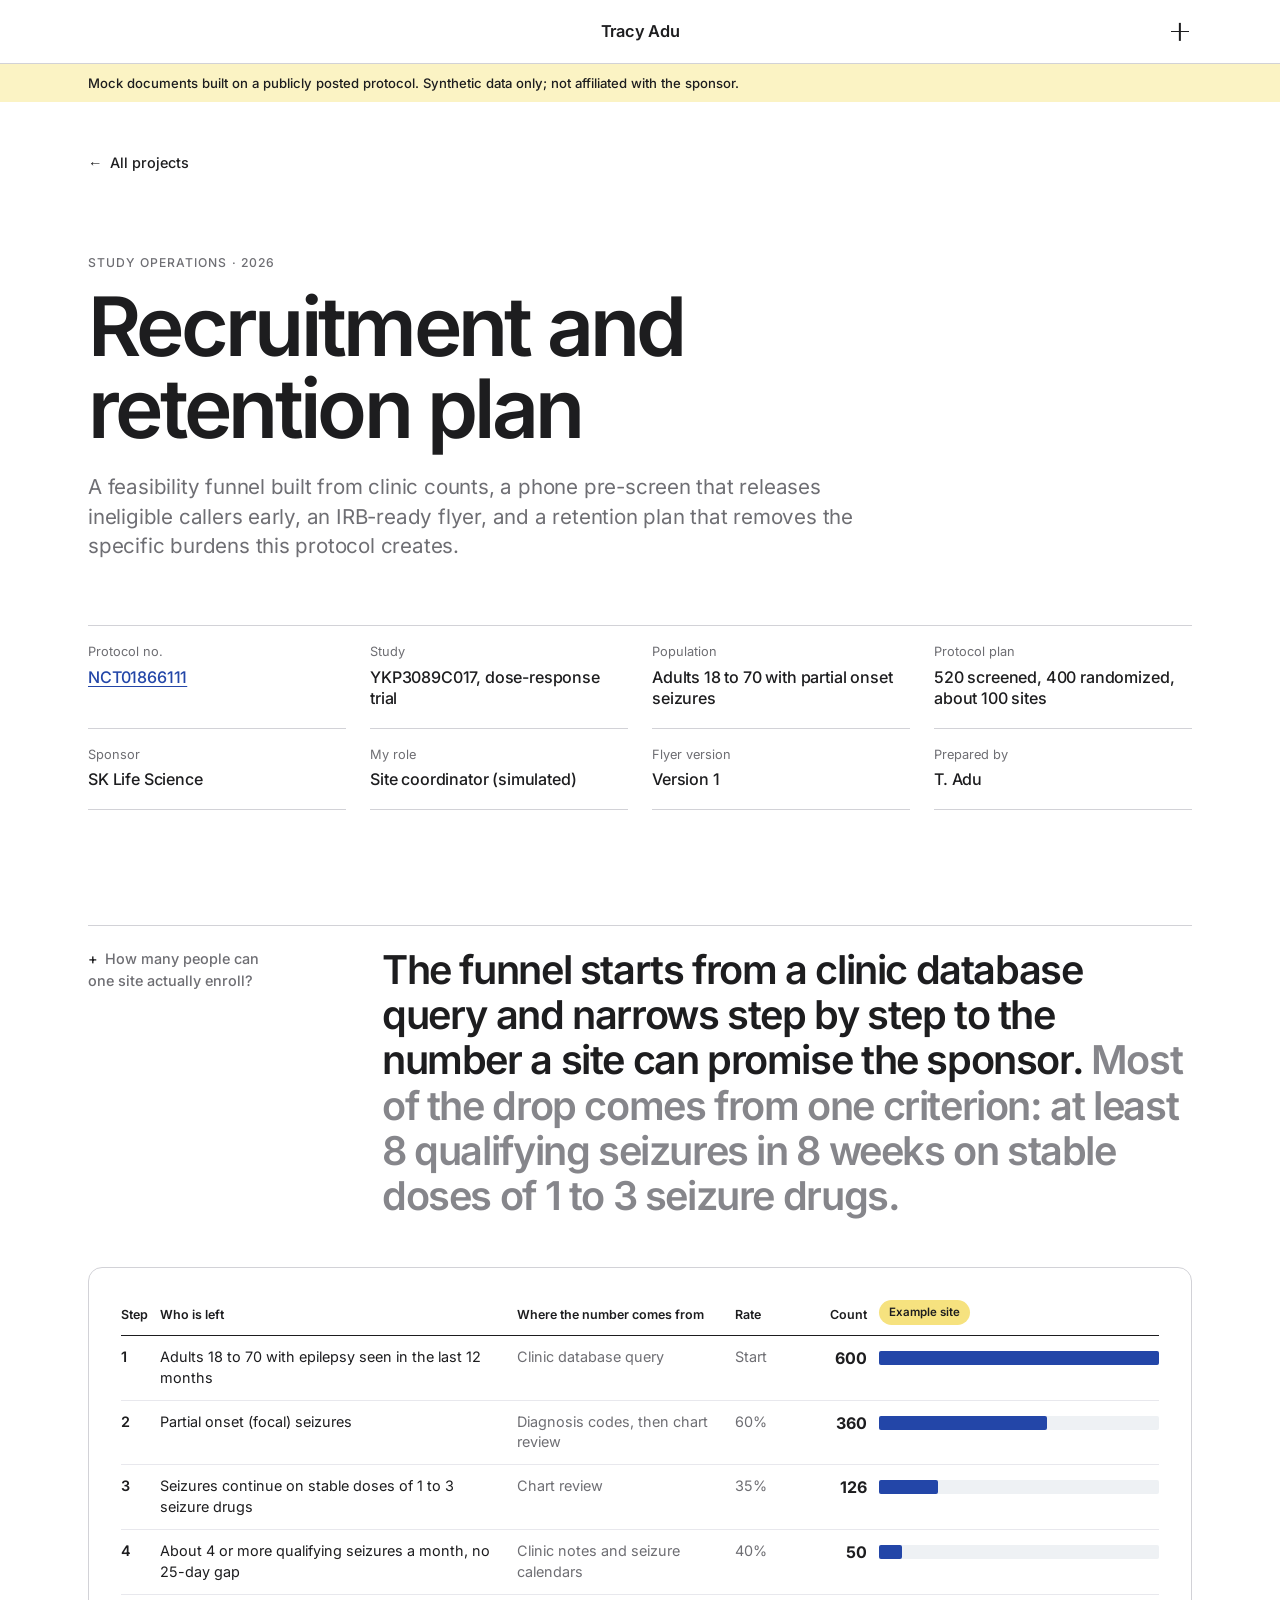
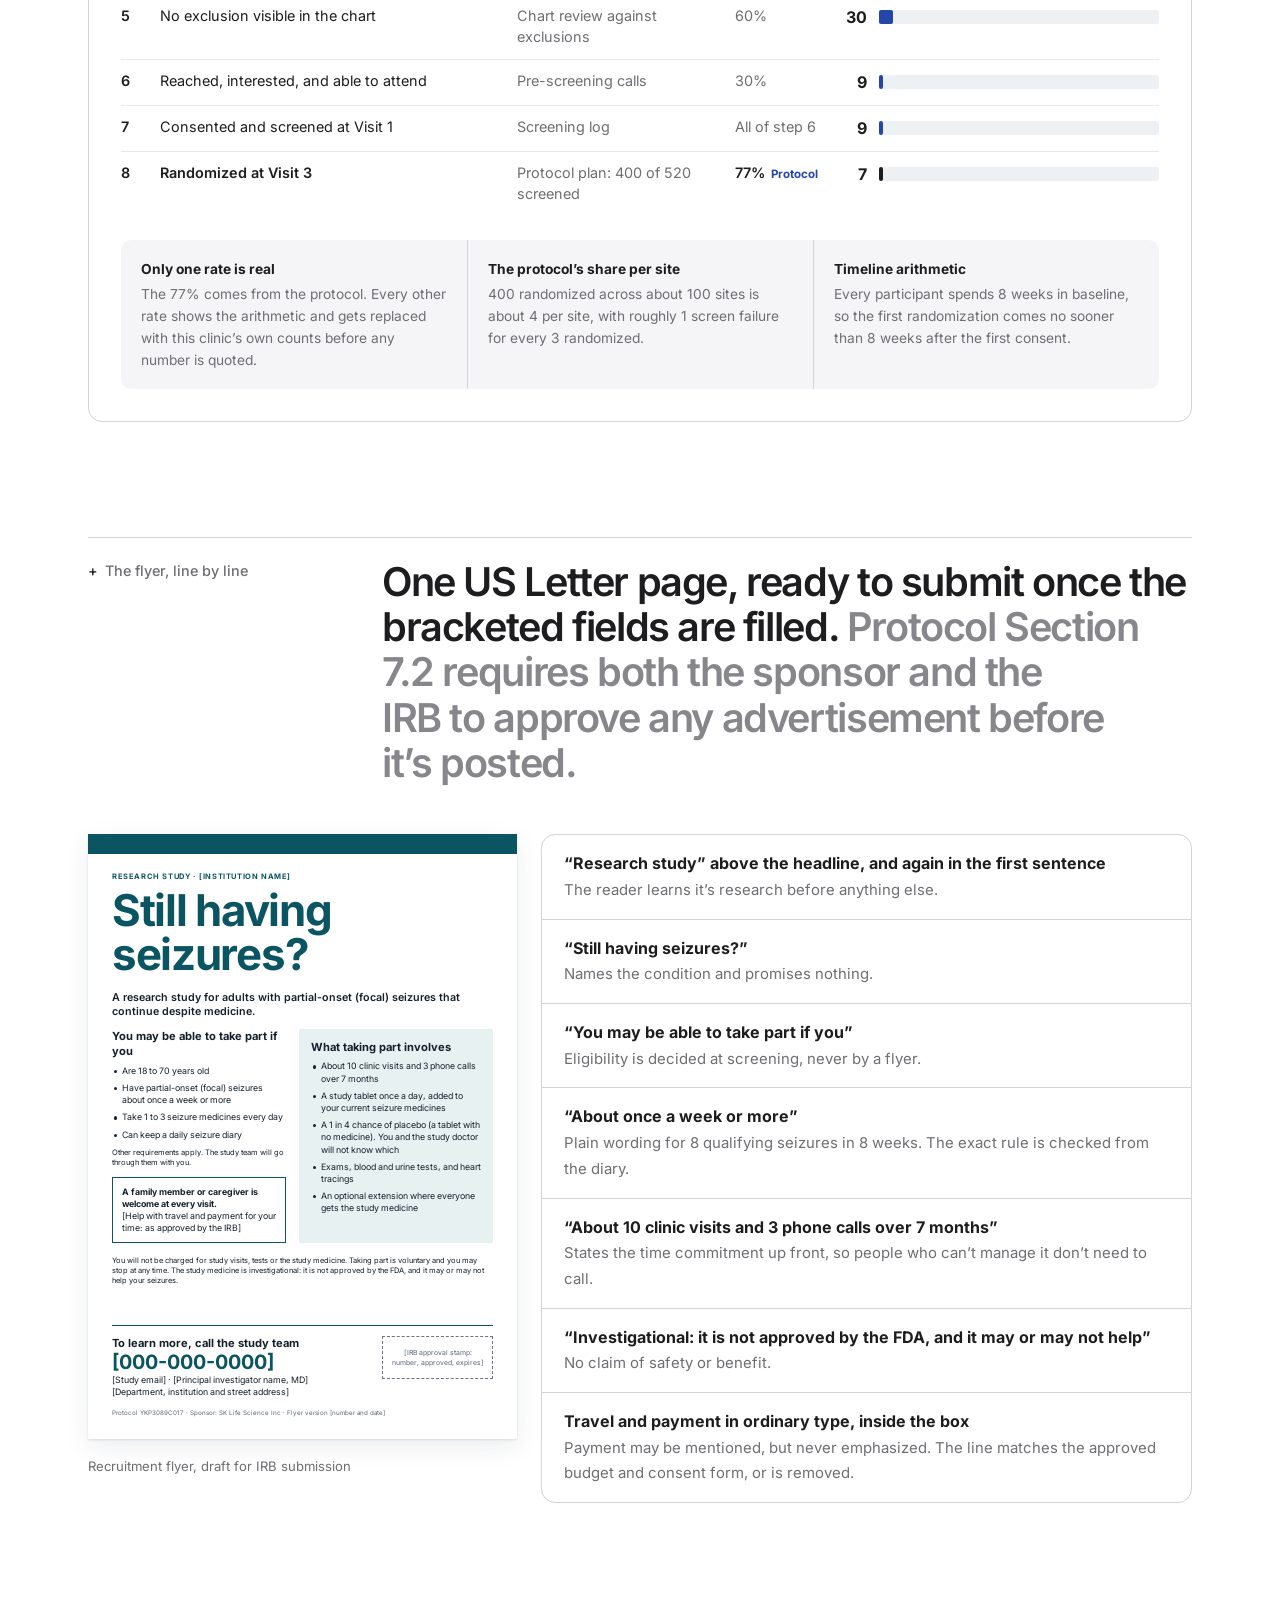
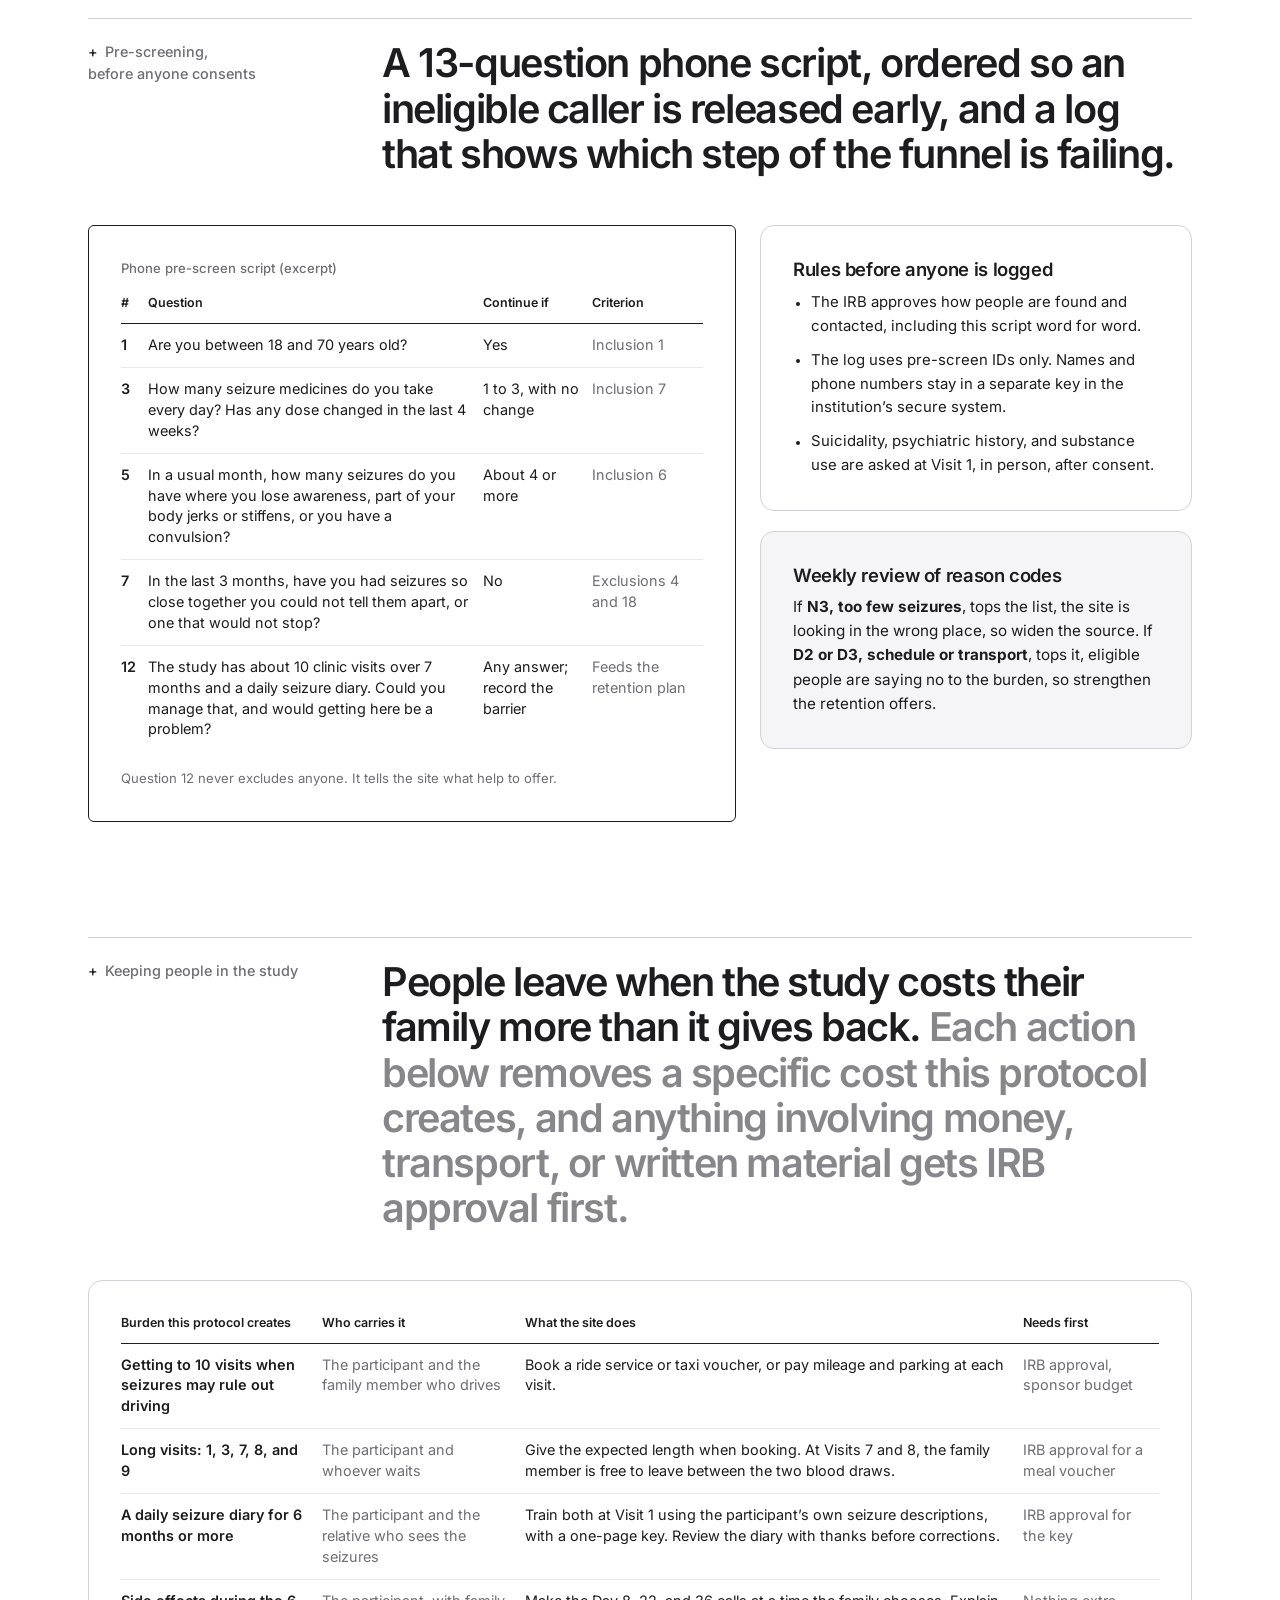
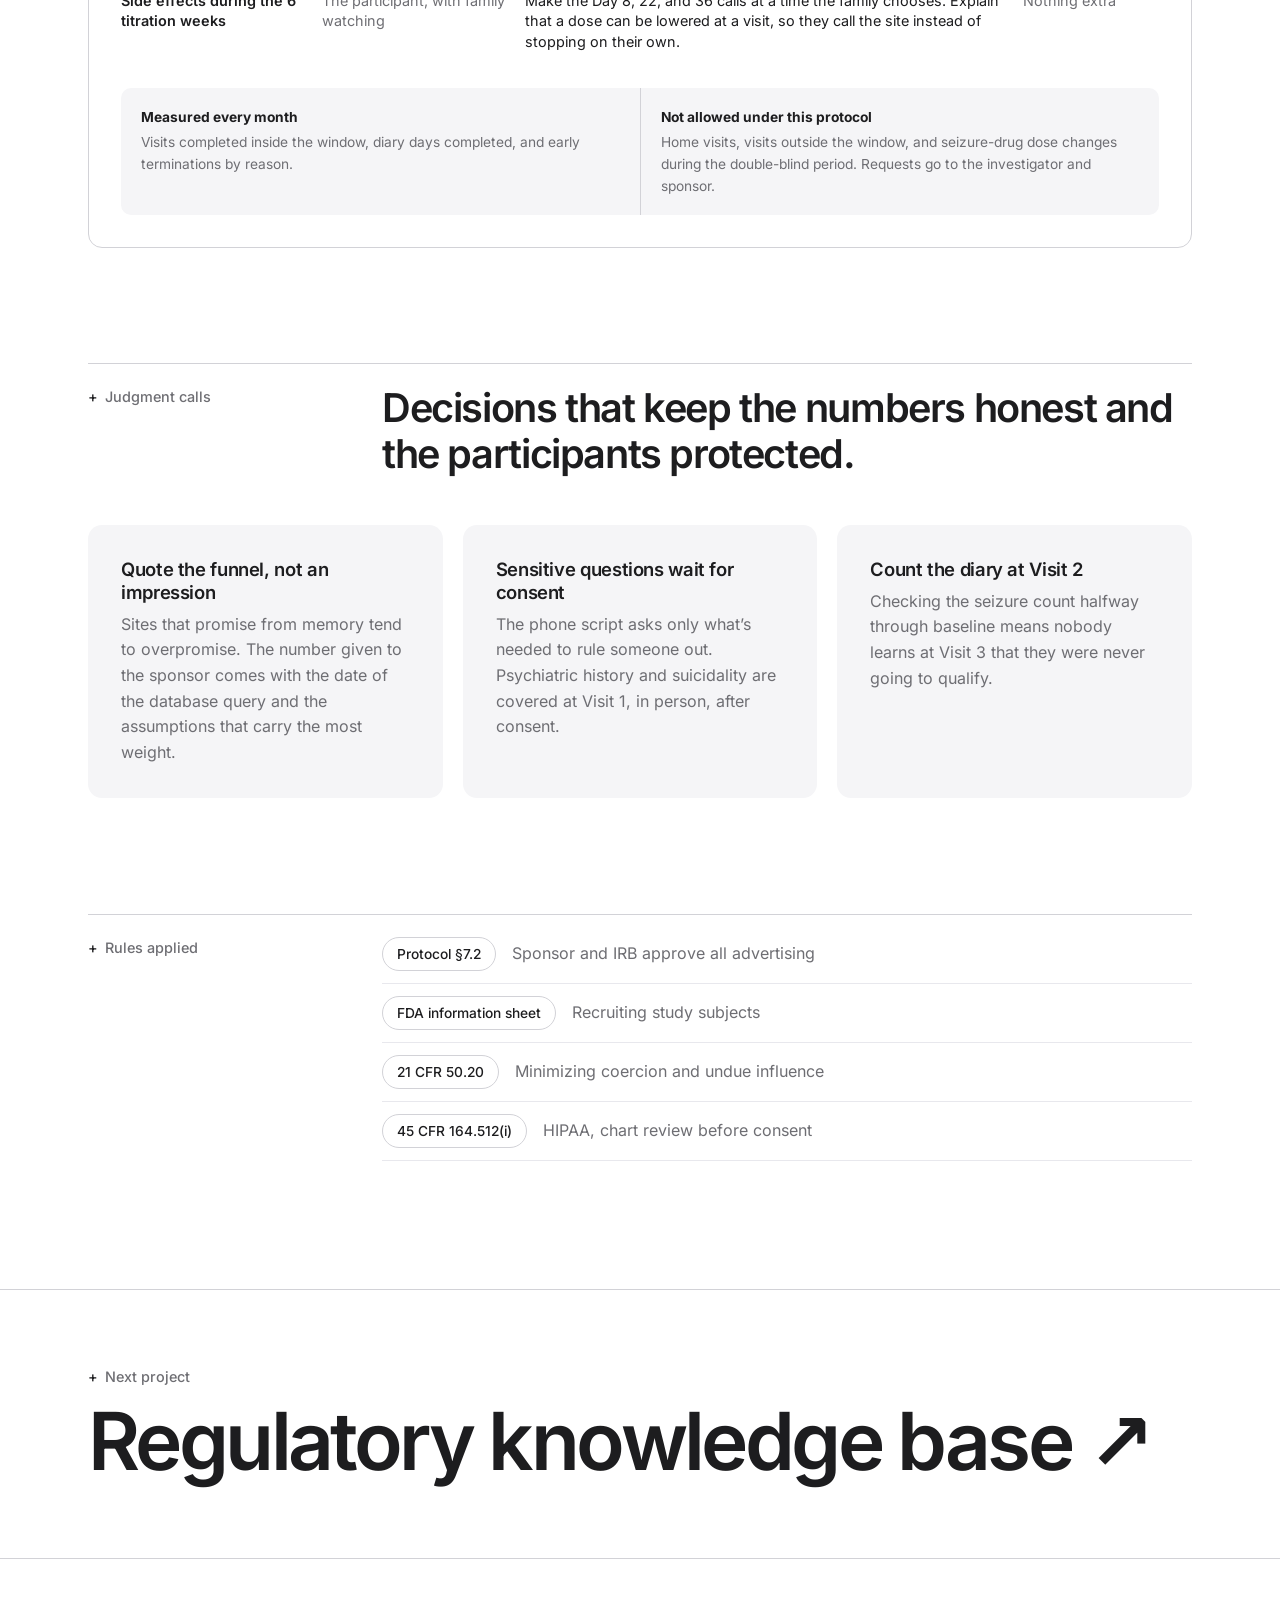
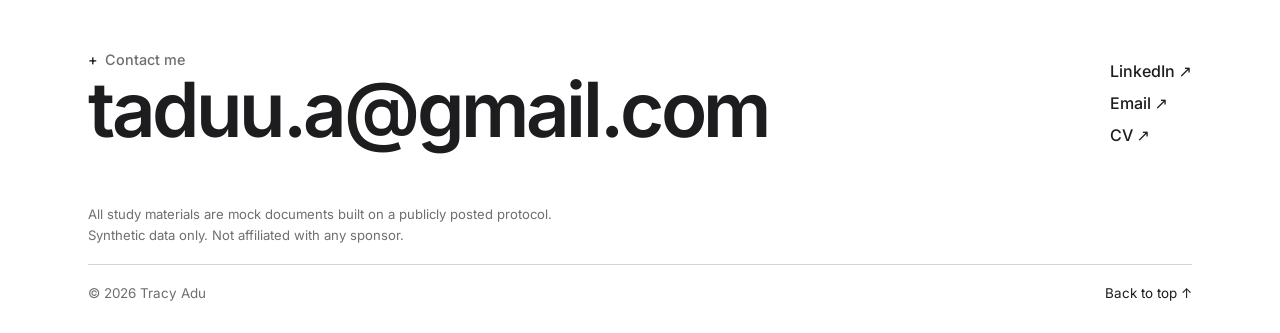
<file: recruitment-plan.html>
<!doctype html>
<html lang="en">
<head>
<meta charset="utf-8">
<meta name="viewport" content="width=device-width, initial-scale=1">
<title>Recruitment and retention plan | Tracy Adu</title>
<meta name="description" content="A feasibility funnel, phone pre-screen, IRB-ready flyer and retention plan for a Phase 2 epilepsy trial.">
<meta property="og:title" content="Recruitment and retention plan | Tracy Adu">
<meta property="og:description" content="A feasibility funnel, phone pre-screen, IRB-ready flyer and retention plan for a Phase 2 epilepsy trial.">
<link rel="icon" href="data:image/svg+xml,%3Csvg xmlns='http://www.w3.org/2000/svg' viewBox='0 0 64 64'%3E%3Crect width='64' height='64' rx='14' fill='%231d1d1f'/%3E%3Ctext x='32' y='43' font-family='Arial,sans-serif' font-size='30' font-weight='700' fill='%23ffffff' text-anchor='middle'%3ETA%3C/text%3E%3C/svg%3E">
<link rel="preload" href="inter-latin-wght-normal.woff2" as="font" type="font/woff2" crossorigin>
<link rel="stylesheet" href="styles.css">
<script>document.documentElement.className = 'js';</script>
</head>
<body id="top">
<header class="site-header"><div class="wrap">
  <span class="hd-left"></span>
  <a class="hd-name" href="index.html">Tracy Adu</a>
  <button class="menu-btn" type="button" aria-expanded="false" aria-controls="menu" aria-label="Open menu"></button>
</div></header>
<div class="menu-backdrop"></div>
<nav class="menu" id="menu" aria-label="Site">
  <div class="menu-main"><a href="index.html">Home</a><a href="index.html#work">Projects</a><a href="cv.html">CV</a><a href="#contact">Contact</a></div>
  <p class="menu-h">Projects</p>
  <div class="menu-projects"><a href="operations-packet.html"><span>01</span>Protocol operations packet</a><a href="consent-kit.html"><span>02</span>Consent kit</a><a href="recruitment-plan.html"><span>03</span>Recruitment and retention plan</a><a href="regulatory-knowledge-base.html"><span>04</span>Regulatory knowledge base</a><a href="data-review.html"><span>05</span>Data review without an EDC</a></div>
  <div class="menu-connect"><p class="menu-h">Connect</p><a href="https://www.linkedin.com/in/tracy-adu" target="_blank" rel="noopener">LinkedIn ↗</a><a href="mailto:taduu.a@gmail.com">Email ↗</a></div>
</nav>
<div class="banner"><div class="wrap">Mock documents built on a publicly posted protocol. Synthetic data only; not affiliated with the sponsor.</div></div>
<main><div class="wrap">
<section class="page-hero">
  <a class="back" href="index.html#work"><span class="arr" aria-hidden="true">←</span> All projects</a>
  <p class="eyebrow">Study operations · 2026</p>
  <h1 class="title">Recruitment and retention plan</h1>
  <p class="lede">A feasibility funnel built from clinic counts, a phone pre-screen that releases ineligible callers early, an IRB-ready flyer, and a retention plan that removes the specific burdens this protocol creates.</p>
  <dl class="meta">
    <div><dt>Protocol no.</dt><dd><a href="https://clinicaltrials.gov/study/NCT01866111" target="_blank" rel="noopener">NCT01866111</a></dd></div>
    <div><dt>Study</dt><dd>YKP3089C017, dose-response trial</dd></div>
    <div><dt>Population</dt><dd>Adults 18 to 70 with partial onset seizures</dd></div>
    <div><dt>Protocol plan</dt><dd>520 screened, 400 randomized, about 100 sites</dd></div>
    <div><dt>Sponsor</dt><dd>SK Life Science</dd></div>
    <div><dt>My role</dt><dd>Site coordinator (simulated)</dd></div>
    <div><dt>Flyer version</dt><dd>Version 1</dd></div>
    <div><dt>Prepared by</dt><dd>T. Adu</dd></div>
  </dl>
</section>

<section class="sec">
  <div class="sec-head"><h2>How many people can one site actually enroll?</h2><p class="statement">The funnel starts from a clinic database query and narrows step by step to the number a site can promise the sponsor. <span class="g">Most of the drop comes from one criterion: at least 8 qualifying seizures in 8 weeks on stable doses of 1 to 3 seizure drugs.</span></p></div>
  <div class="panel">
    <div class="scroll-x"><table class="tbl funnel wide">
      <thead><tr><th>Step</th><th>Who is left</th><th>Where the number comes from</th><th>Rate</th><th>Count</th><th><span class="tag" style="margin:0">Example site</span></th></tr></thead>
      <tbody>
      <tr><td class="b">1</td><td>Adults 18 to 70 with epilepsy seen in the last 12 months</td><td class="m">Clinic database query</td><td class="m">Start</td><td>600</td><td><span class="bar" style="--w:100%"></span></td></tr>
      <tr><td class="b">2</td><td>Partial onset (focal) seizures</td><td class="m">Diagnosis codes, then chart review</td><td class="m">60%</td><td>360</td><td><span class="bar" style="--w:60%"></span></td></tr>
      <tr><td class="b">3</td><td>Seizures continue on stable doses of 1 to 3 seizure drugs</td><td class="m">Chart review</td><td class="m">35%</td><td>126</td><td><span class="bar" style="--w:21%"></span></td></tr>
      <tr><td class="b">4</td><td>About 4 or more qualifying seizures a month, no 25-day gap</td><td class="m">Clinic notes and seizure calendars</td><td class="m">40%</td><td>50</td><td><span class="bar" style="--w:8.3%"></span></td></tr>
      <tr><td class="b">5</td><td>No exclusion visible in the chart</td><td class="m">Chart review against exclusions</td><td class="m">60%</td><td>30</td><td><span class="bar" style="--w:5%"></span></td></tr>
      <tr><td class="b">6</td><td>Reached, interested, and able to attend</td><td class="m">Pre-screening calls</td><td class="m">30%</td><td>9</td><td><span class="bar" style="--w:1.5%"></span></td></tr>
      <tr><td class="b">7</td><td>Consented and screened at Visit 1</td><td class="m">Screening log</td><td class="m">All of step 6</td><td>9</td><td><span class="bar" style="--w:1.5%"></span></td></tr>
      <tr><td class="b">8</td><td class="b">Randomized at Visit 3</td><td class="m">Protocol plan: 400 of 520 screened</td><td class="b">77%<span class="inline-tag">Protocol</span></td><td>7</td><td><span class="bar end" style="--w:1.2%"></span></td></tr>
      </tbody>
    </table></div>
    <div class="note-grid">
      <div><strong>Only one rate is real</strong>The 77% comes from the protocol. Every other rate shows the arithmetic and gets replaced with this clinic’s own counts before any number is quoted.</div>
      <div><strong>The protocol’s share per site</strong>400 randomized across about 100 sites is about 4 per site, with roughly 1 screen failure for every 3 randomized.</div>
      <div><strong>Timeline arithmetic</strong>Every participant spends 8 weeks in baseline, so the first randomization comes no sooner than 8 weeks after the first consent.</div>
    </div>
  </div>
</section>

<section class="sec">
  <div class="sec-head"><h2>The flyer, line by line</h2><p class="statement">One US Letter page, ready to submit once the bracketed fields are filled. <span class="g">Protocol Section 7.2 requires both the sponsor and the IRB to approve any advertisement before it’s posted.</span></p></div>
  <div class="grid-2 g-flyer">
    <figure>
      <div class="flyer"><div class="flyer-in">
        <p class="eyebrow">RESEARCH STUDY · [INSTITUTION NAME]</p>
        <p class="head">Still having seizures?</p>
        <p class="dek">A research study for adults with partial-onset (focal) seizures that continue despite medicine.</p>
        <div class="flyer-cols">
          <div>
            <h4>You may be able to take part if you</h4>
            <ul><li>Are 18 to 70 years old</li><li>Have partial-onset (focal) seizures about once a week or more</li><li>Take 1 to 3 seizure medicines every day</li><li>Can keep a daily seizure diary</li></ul>
            <p class="fine">Other requirements apply. The study team will go through them with you.</p>
            <div class="fbox"><b>A family member or caregiver is welcome at every visit.</b>[Help with travel and payment for your time: as approved by the IRB]</div>
          </div>
          <div class="inv">
            <h4>What taking part involves</h4>
            <ul><li>About 10 clinic visits and 3 phone calls over 7 months</li><li>A study tablet once a day, added to your current seizure medicines</li><li>A 1 in 4 chance of placebo (a tablet with no medicine). You and the study doctor will not know which</li><li>Exams, blood and urine tests, and heart tracings</li><li>An optional extension where everyone gets the study medicine</li></ul>
          </div>
        </div>
        <p class="fine" style="margin-top:3cqw">You will not be charged for study visits, tests or the study medicine. Taking part is voluntary and you may stop at any time. The study medicine is investigational: it is not approved by the FDA, and it may or may not help your seizures.</p>
        <div class="call">
          <div><h4 style="margin:0">To learn more, call the study team</h4><p class="phone">[000-000-0000]</p><p>[Study email] · [Principal investigator name, MD]<br>[Department, institution and street address]</p></div>
          <div class="stamp">[IRB approval stamp: number, approved, expires]</div>
        </div>
        <p class="tiny">Protocol YKP3089C017 · Sponsor: SK Life Science Inc · Flyer version [number and date]</p>
      </div></div>
      <figcaption class="small muted mt-s">Recruitment flyer, draft for IRB submission</figcaption>
    </figure>
    <ul class="panel lines" style="padding:0">
      <li><b>“Research study” above the headline, and again in the first sentence</b><span>The reader learns it’s research before anything else.</span></li>
      <li><b>“Still having seizures?”</b><span>Names the condition and promises nothing.</span></li>
      <li><b>“You may be able to take part if you”</b><span>Eligibility is decided at screening, never by a flyer.</span></li>
      <li><b>“About once a week or more”</b><span>Plain wording for 8 qualifying seizures in 8 weeks. The exact rule is checked from the diary.</span></li>
      <li><b>“About 10 clinic visits and 3 phone calls over 7 months”</b><span>States the time commitment up front, so people who can’t manage it don’t need to call.</span></li>
      <li><b>“Investigational: it is not approved by the FDA, and it may or may not help”</b><span>No claim of safety or benefit.</span></li>
      <li><b>Travel and payment in ordinary type, inside the box</b><span>Payment may be mentioned, but never emphasized. The line matches the approved budget and consent form, or is removed.</span></li>
    </ul>
  </div>
</section>

<section class="sec">
  <div class="sec-head"><h2>Pre-screening, before anyone consents</h2><p class="statement">A 13-question phone script, ordered so an ineligible caller is released early, and a log that shows which step of the funnel is failing.</p></div>
  <div class="split-55 g-script">
    <div class="panel panel--doc">
      <p class="cap">Phone pre-screen script (excerpt)</p>
      <div class="scroll-x"><table class="tbl wide">
        <thead><tr><th>#</th><th>Question</th><th>Continue if</th><th>Criterion</th></tr></thead>
        <tbody>
        <tr><td class="b">1</td><td>Are you between 18 and 70 years old?</td><td>Yes</td><td class="m">Inclusion 1</td></tr>
        <tr><td class="b">3</td><td>How many seizure medicines do you take every day? Has any dose changed in the last 4 weeks?</td><td>1 to 3, with no change</td><td class="m">Inclusion 7</td></tr>
        <tr><td class="b">5</td><td>In a usual month, how many seizures do you have where you lose awareness, part of your body jerks or stiffens, or you have a convulsion?</td><td>About 4 or more</td><td class="m">Inclusion 6</td></tr>
        <tr><td class="b">7</td><td>In the last 3 months, have you had seizures so close together you could not tell them apart, or one that would not stop?</td><td>No</td><td class="m">Exclusions 4 and 18</td></tr>
        <tr><td class="b">12</td><td>The study has about 10 clinic visits over 7 months and a daily seizure diary. Could you manage that, and would getting here be a problem?</td><td>Any answer; record the barrier</td><td class="m">Feeds the retention plan</td></tr>
        </tbody>
      </table></div>
      <p class="small muted mt-s">Question 12 never excludes anyone. It tells the site what help to offer.</p>
    </div>
    <div class="stack">
      <div class="panel">
        <h3>Rules before anyone is logged</h3>
        <ul class="dots">
          <li>The IRB approves how people are found and contacted, including this script word for word.</li>
          <li>The log uses pre-screen IDs only. Names and phone numbers stay in a separate key in the institution’s secure system.</li>
          <li>Suicidality, psychiatric history, and substance use are asked at Visit 1, in person, after consent.</li>
        </ul>
      </div>
      <div class="panel panel--tint">
        <h3 style="margin-bottom:8px">Weekly review of reason codes</h3>
        <p style="font-size:.95rem">If <b>N3, too few seizures</b>, tops the list, the site is looking in the wrong place, so widen the source. If <b>D2 or D3, schedule or transport</b>, tops it, eligible people are saying no to the burden, so strengthen the retention offers.</p>
      </div>
    </div>
  </div>
</section>

<section class="sec">
  <div class="sec-head"><h2>Keeping people in the study</h2><p class="statement">People leave when the study costs their family more than it gives back. <span class="g">Each action below removes a specific cost this protocol creates, and anything involving money, transport, or written material gets IRB approval first.</span></p></div>
  <div class="panel">
    <div class="scroll-x"><table class="tbl wide" style="min-width:760px">
      <thead><tr><th>Burden this protocol creates</th><th>Who carries it</th><th>What the site does</th><th>Needs first</th></tr></thead>
      <tbody>
      <tr><td class="b">Getting to 10 visits when seizures may rule out driving</td><td class="m">The participant and the family member who drives</td><td>Book a ride service or taxi voucher, or pay mileage and parking at each visit.</td><td class="m">IRB approval, sponsor budget</td></tr>
      <tr><td class="b">Long visits: 1, 3, 7, 8, and 9</td><td class="m">The participant and whoever waits</td><td>Give the expected length when booking. At Visits 7 and 8, the family member is free to leave between the two blood draws.</td><td class="m">IRB approval for a meal voucher</td></tr>
      <tr><td class="b">A daily seizure diary for 6 months or more</td><td class="m">The participant and the relative who sees the seizures</td><td>Train both at Visit 1 using the participant’s own seizure descriptions, with a one-page key. Review the diary with thanks before corrections.</td><td class="m">IRB approval for the key</td></tr>
      <tr><td class="b">Side effects during the 6 titration weeks</td><td class="m">The participant, with family watching</td><td>Make the Day 8, 22, and 36 calls at a time the family chooses. Explain that a dose can be lowered at a visit, so they call the site instead of stopping on their own.</td><td class="m">Nothing extra</td></tr>
      </tbody>
    </table></div>
    <div class="note-grid" style="--n:2">
      <div><strong>Measured every month</strong>Visits completed inside the window, diary days completed, and early terminations by reason.</div>
      <div><strong>Not allowed under this protocol</strong>Home visits, visits outside the window, and seizure-drug dose changes during the double-blind period. Requests go to the investigator and sponsor.</div>
    </div>
  </div>
</section>

<section class="sec">
  <div class="sec-head"><h2>Judgment calls</h2><p class="statement">Decisions that keep the numbers honest and the participants protected.</p></div>
  <div class="grid-3">
    <div class="panel card"><h3>Quote the funnel, not an impression</h3><p>Sites that promise from memory tend to overpromise. The number given to the sponsor comes with the date of the database query and the assumptions that carry the most weight.</p></div>
    <div class="panel card"><h3>Sensitive questions wait for consent</h3><p>The phone script asks only what’s needed to rule someone out. Psychiatric history and suicidality are covered at Visit 1, in person, after consent.</p></div>
    <div class="panel card"><h3>Count the diary at Visit 2</h3><p>Checking the seizure count halfway through baseline means nobody learns at Visit 3 that they were never going to qualify.</p></div>
  </div>
</section>

<section class="sec">
  <div class="sec-head"><h2>Rules applied</h2><ul class="kv">
      <li><b>Protocol §7.2</b><span>Sponsor and IRB approve all advertising</span></li>
      <li><b>FDA information sheet</b><span>Recruiting study subjects</span></li>
      <li><b>21 CFR 50.20</b><span>Minimizing coercion and undue influence</span></li>
      <li><b>45 CFR 164.512(i)</b><span>HIPAA, chart review before consent</span></li>
    </ul></div>
</section>
</div></main>
<div class="next"><div class="wrap"><a href="regulatory-knowledge-base.html"><span class="label">Next project</span><span class="big">Regulatory knowledge base&nbsp;<i aria-hidden="true">↗</i></span></a></div></div>
<footer class="site-footer" id="contact"><div class="wrap reveal">
  <div class="foot-top">
    <div><span class="label">Contact me</span><a class="mail" href="mailto:taduu.a@gmail.com">taduu.a@gmail.com</a></div>
    <div class="foot-links"><a href="https://www.linkedin.com/in/tracy-adu" target="_blank" rel="noopener">LinkedIn ↗</a><a href="mailto:taduu.a@gmail.com">Email ↗</a><a href="cv.html">CV ↗</a></div>
  </div>
  <p class="foot-note">All study materials are mock documents built on a publicly posted protocol. Synthetic data only. Not affiliated with any sponsor.</p>
  <div class="foot-row"><span>© 2026 Tracy Adu</span><a href="#top">Back to top ↑</a></div>
</div></footer>
<script src="site.js" defer></script>
</body>
</html>
</file>
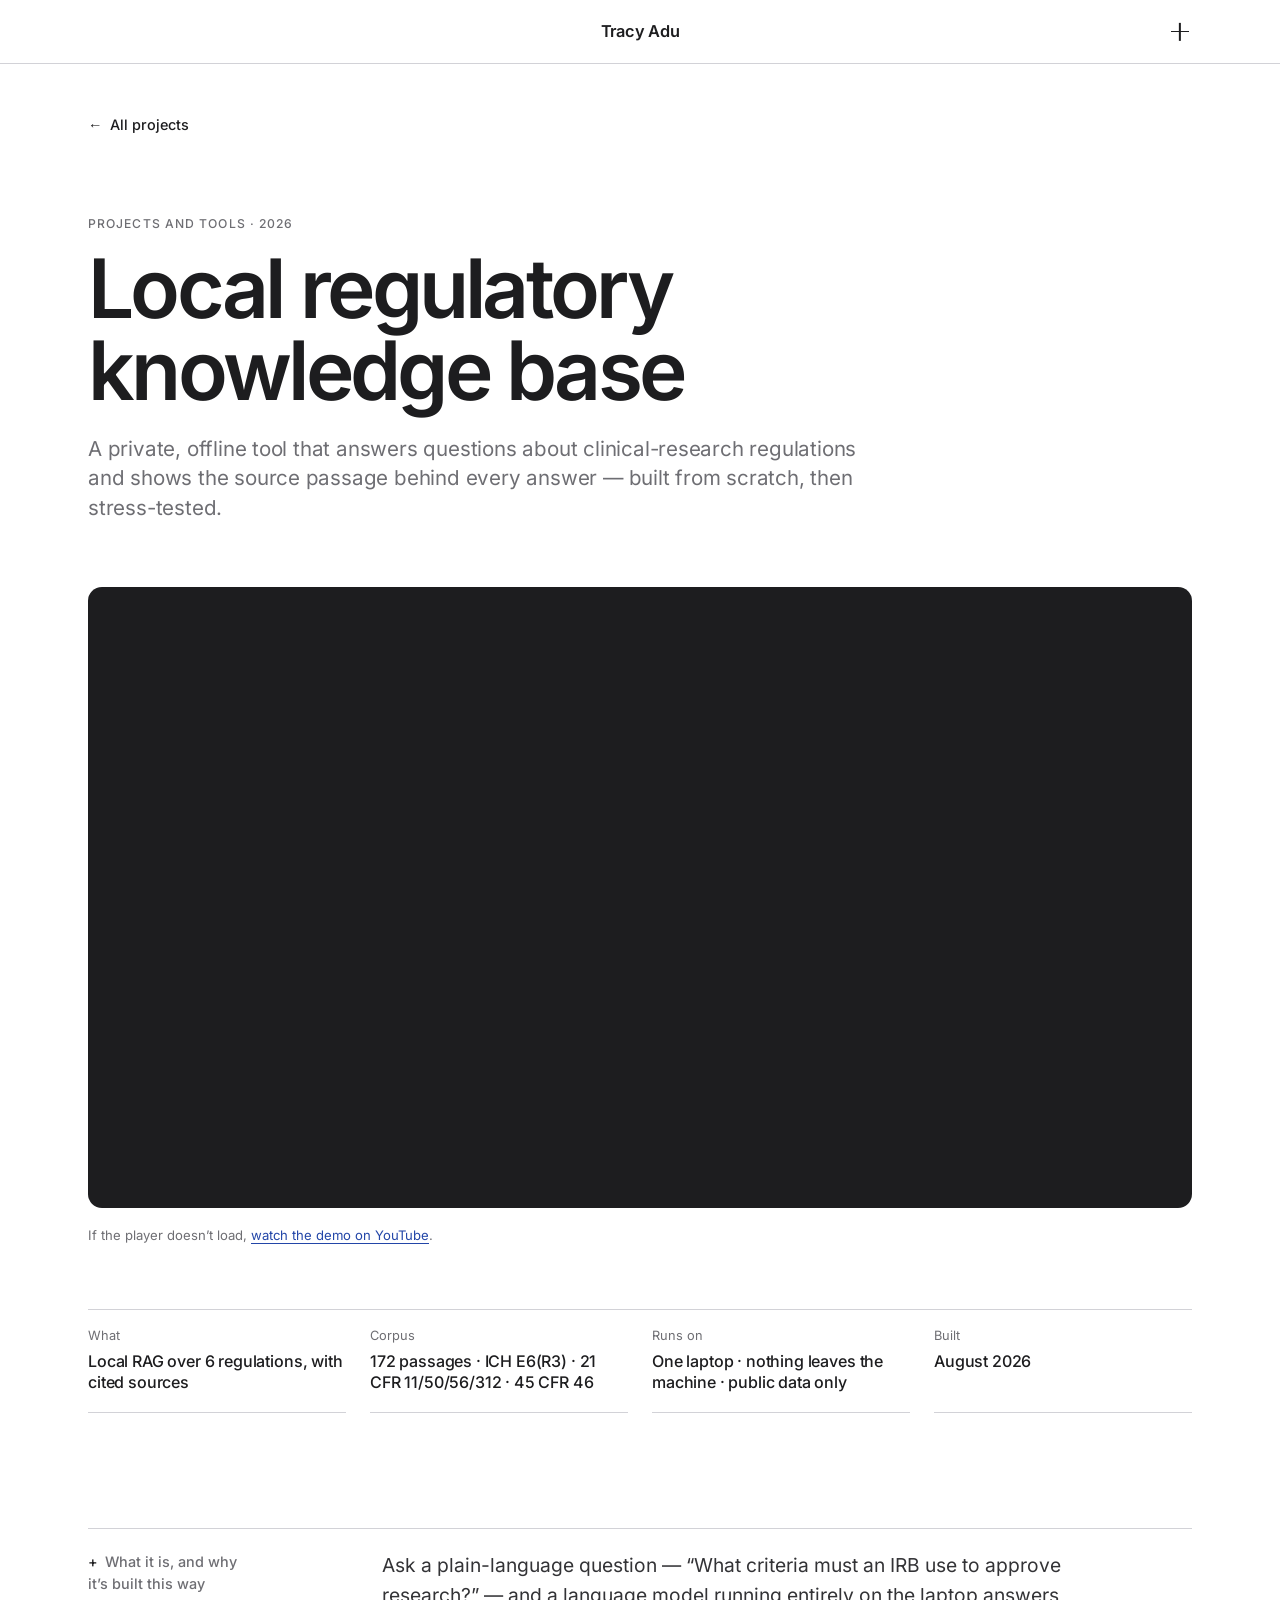
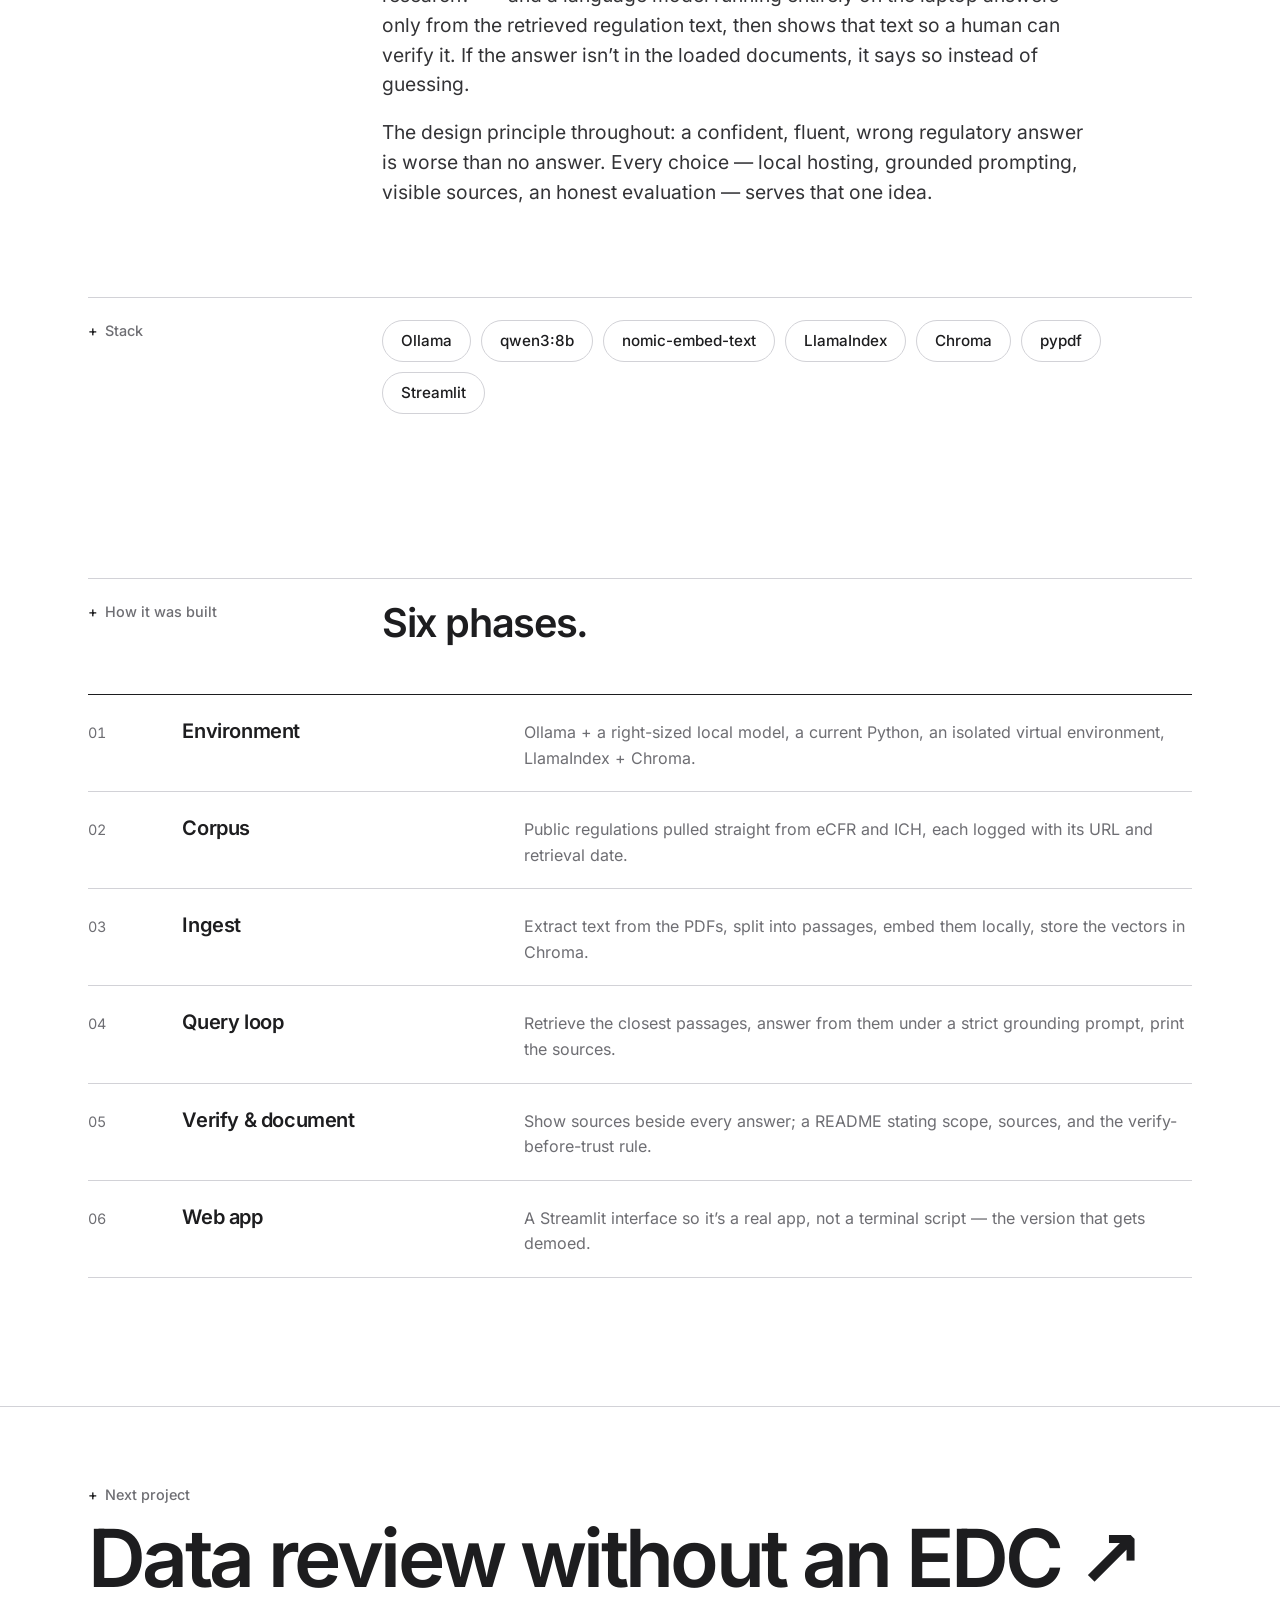
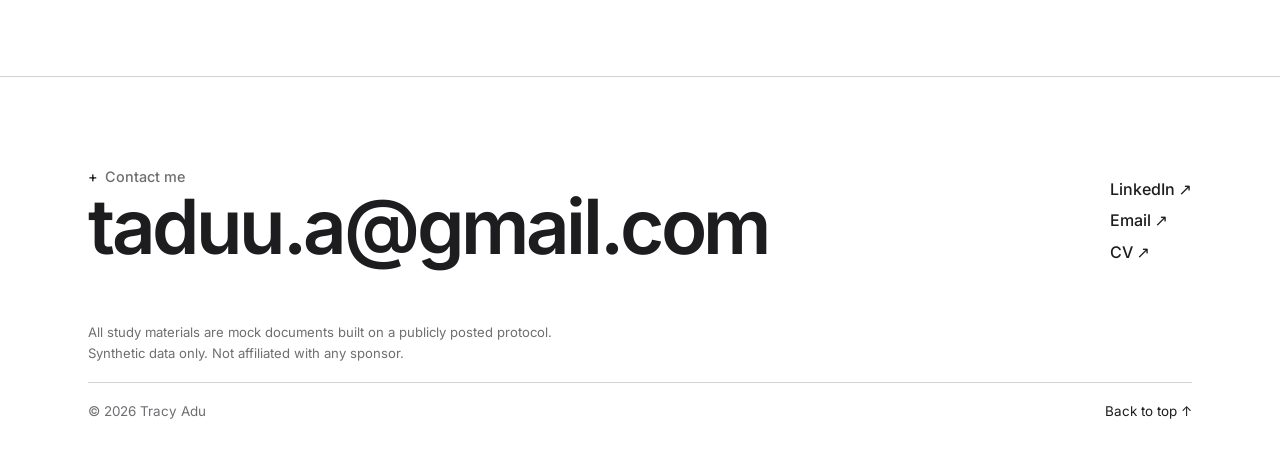
<file: regulatory-knowledge-base.html>
<!doctype html>
<html lang="en">
<head>
<meta charset="utf-8">
<meta name="viewport" content="width=device-width, initial-scale=1">
<title>Local regulatory knowledge base | Tracy Adu</title>
<meta name="description" content="A private, offline tool that answers questions about clinical-research regulations and shows the source passage behind every answer.">
<meta property="og:title" content="Local regulatory knowledge base | Tracy Adu">
<meta property="og:description" content="A private, offline tool that answers questions about clinical-research regulations and shows the source passage behind every answer.">
<link rel="icon" href="data:image/svg+xml,%3Csvg xmlns='http://www.w3.org/2000/svg' viewBox='0 0 64 64'%3E%3Crect width='64' height='64' rx='14' fill='%231d1d1f'/%3E%3Ctext x='32' y='43' font-family='Arial,sans-serif' font-size='30' font-weight='700' fill='%23ffffff' text-anchor='middle'%3ETA%3C/text%3E%3C/svg%3E">
<link rel="preload" href="inter-latin-wght-normal.woff2" as="font" type="font/woff2" crossorigin>
<link rel="stylesheet" href="styles.css">
<script>document.documentElement.className = 'js';</script>
</head>
<body id="top">
<header class="site-header"><div class="wrap">
  <span class="hd-left"></span>
  <a class="hd-name" href="index.html">Tracy Adu</a>
  <button class="menu-btn" type="button" aria-expanded="false" aria-controls="menu" aria-label="Open menu"></button>
</div></header>
<div class="menu-backdrop"></div>
<nav class="menu" id="menu" aria-label="Site">
  <div class="menu-main"><a href="index.html">Home</a><a href="index.html#work">Projects</a><a href="cv.html">CV</a><a href="#contact">Contact</a></div>
  <p class="menu-h">Projects</p>
  <div class="menu-projects"><a href="operations-packet.html"><span>01</span>Protocol operations packet</a><a href="consent-kit.html"><span>02</span>Consent kit</a><a href="recruitment-plan.html"><span>03</span>Recruitment and retention plan</a><a href="regulatory-knowledge-base.html"><span>04</span>Regulatory knowledge base</a><a href="data-review.html"><span>05</span>Data review without an EDC</a></div>
  <div class="menu-connect"><p class="menu-h">Connect</p><a href="https://www.linkedin.com/in/tracy-adu" target="_blank" rel="noopener">LinkedIn ↗</a><a href="mailto:taduu.a@gmail.com">Email ↗</a></div>
</nav>

<main><div class="wrap">
<section class="page-hero">
  <a class="back" href="index.html#tools"><span class="arr" aria-hidden="true">←</span> All projects</a>
  <p class="eyebrow">Projects and tools · 2026</p>
  <h1 class="title">Local regulatory knowledge base</h1>
  <p class="lede">A private, offline tool that answers questions about clinical-research regulations and shows the source passage behind every answer — built from scratch, then stress-tested.</p>
  <div class="video mt-l"><iframe src="https://www.youtube-nocookie.com/embed/lWYZl85pcl0" title="Demo of the local regulatory knowledge base" loading="lazy" allow="accelerometer; autoplay; clipboard-write; encrypted-media; gyroscope; picture-in-picture; web-share" referrerpolicy="strict-origin-when-cross-origin" allowfullscreen></iframe></div>
  <p class="small muted mt-s">If the player doesn’t load, <a href="https://www.youtube.com/watch?v=lWYZl85pcl0" target="_blank" rel="noopener">watch the demo on YouTube</a>.</p>
  <dl class="meta">
    <div><dt>What</dt><dd>Local RAG over 6 regulations, with cited sources</dd></div>
    <div><dt>Corpus</dt><dd>172 passages · ICH E6(R3) · 21 CFR 11/50/56/312 · 45 CFR 46</dd></div>
    <div><dt>Runs on</dt><dd>One laptop · nothing leaves the machine · public data only</dd></div>
    <div><dt>Built</dt><dd>August 2026</dd></div>
  </dl>
</section>

<section class="sec">
  <div class="sec-head">
    <h2>What it is, and why it’s built this way</h2>
    <div class="prose">
      <p>Ask a plain-language question — “What criteria must an IRB use to approve research?” — and a language model running entirely on the laptop answers only from the retrieved regulation text, then shows that text so a human can verify it. If the answer isn’t in the loaded documents, it says so instead of guessing.</p>
      <p>The design principle throughout: a confident, fluent, wrong regulatory answer is worse than no answer. Every choice — local hosting, grounded prompting, visible sources, an honest evaluation — serves that one idea.</p>
    </div>
  </div>
  <div class="sec-head">
    <h2>Stack</h2>
    <ul class="pills"><li>Ollama</li><li>qwen3:8b</li><li>nomic-embed-text</li><li>LlamaIndex</li><li>Chroma</li><li>pypdf</li><li>Streamlit</li></ul>
  </div>
</section>

<section class="sec">
  <div class="sec-head"><h2>How it was built</h2><p class="statement">Six phases.</p></div>
  <ol class="phases">
    <li><b>Environment</b><span>Ollama + a right-sized local model, a current Python, an isolated virtual environment, LlamaIndex + Chroma.</span></li>
    <li><b>Corpus</b><span>Public regulations pulled straight from eCFR and ICH, each logged with its URL and retrieval date.</span></li>
    <li><b>Ingest</b><span>Extract text from the PDFs, split into passages, embed them locally, store the vectors in Chroma.</span></li>
    <li><b>Query loop</b><span>Retrieve the closest passages, answer from them under a strict grounding prompt, print the sources.</span></li>
    <li><b>Verify &amp; document</b><span>Show sources beside every answer; a README stating scope, sources, and the verify-before-trust rule.</span></li>
    <li><b>Web app</b><span>A Streamlit interface so it’s a real app, not a terminal script — the version that gets demoed.</span></li>
  </ol>
</section>
</div></main>
<div class="next"><div class="wrap"><a href="data-review.html"><span class="label">Next project</span><span class="big">Data review without an EDC&nbsp;<i aria-hidden="true">↗</i></span></a></div></div>
<footer class="site-footer" id="contact"><div class="wrap reveal">
  <div class="foot-top">
    <div><span class="label">Contact me</span><a class="mail" href="mailto:taduu.a@gmail.com">taduu.a@gmail.com</a></div>
    <div class="foot-links"><a href="https://www.linkedin.com/in/tracy-adu" target="_blank" rel="noopener">LinkedIn ↗</a><a href="mailto:taduu.a@gmail.com">Email ↗</a><a href="cv.html">CV ↗</a></div>
  </div>
  <p class="foot-note">All study materials are mock documents built on a publicly posted protocol. Synthetic data only. Not affiliated with any sponsor.</p>
  <div class="foot-row"><span>© 2026 Tracy Adu</span><a href="#top">Back to top ↑</a></div>
</div></footer>
<script src="site.js" defer></script>
</body>
</html>
</file>
<file: styles.css>
/* Tracy Adu portfolio. One stylesheet for every page. */
@font-face{font-family:"Inter";src:url("inter-latin-wght-normal.woff2") format("woff2");font-weight:100 900;font-style:normal;font-display:swap}
@font-face{font-family:"Inter";src:url("inter-latin-wght-italic.woff2") format("woff2");font-weight:100 900;font-style:italic;font-display:swap}

:root{
  --paper:#fff; --surface:#fff; --ink:#1d1d1f; --ink-2:#333336; --grey:#86868b; --muted:#6e6e73;
  --line:#d2d2d7; --line-soft:#e8e8ed; --panel:#f5f5f7;
  --blue:#2346a8; --blue-tint:#e8ecf7; --blue-tint-2:#d3dbf1;
  --yellow:#f6e27f; --yellow-soft:#fbf3c4; --red:#b3261e;
  --teal:#0b5563; --teal-tint:#e8f1f2;
  --wrap:1200px; --gut:clamp(20px,4vw,48px); --r:14px; --hd:64px;
  --sans:"Inter","Helvetica Neue",Arial,system-ui,sans-serif;
  --mono:ui-monospace,"SF Mono",Menlo,Consolas,monospace;
}
*,*::before,*::after{box-sizing:border-box}
html{-webkit-text-size-adjust:100%;scroll-padding-top:calc(var(--hd) + 20px)}
body{margin:0;padding-top:var(--hd);background:var(--paper);color:var(--ink);font:400 1rem/1.6 var(--sans);-webkit-font-smoothing:antialiased;text-rendering:optimizeLegibility}
body.menu-open{overflow:hidden}
img,svg{max-width:100%}
h1,h2,h3,h4,p,dl,dd,ul,ol,figure{margin:0}
ul,ol{padding:0;list-style:none}
a{color:var(--blue);text-decoration-thickness:1px;text-underline-offset:.2em}
a:hover{text-decoration-thickness:2px}
:focus-visible{outline:2px solid var(--blue);outline-offset:3px;border-radius:4px}
table{border-collapse:collapse;width:100%}
th{text-align:left;font-weight:600}
button{font:inherit;color:inherit}
.wrap{max-width:var(--wrap);margin-inline:auto;padding-inline:var(--gut)}
.scroll-x{overflow-x:auto;-webkit-overflow-scrolling:touch}
.muted{color:var(--muted)}
.small{font-size:.82rem;line-height:1.5}

/* Header: fixed, identical on every page */
.site-header{position:fixed;inset:0 0 auto 0;z-index:40;height:var(--hd);background:#fff;border-bottom:1px solid var(--line)}
.site-header .wrap{display:grid;grid-template-columns:1fr auto 1fr;align-items:center;height:100%;gap:16px}
.hd-left{font-size:.88rem;color:var(--muted)}
.hd-name{font-weight:600;font-size:1.02rem;letter-spacing:-.015em;color:var(--ink);text-decoration:none}
.menu-btn{justify-self:end;width:40px;height:40px;margin-right:-8px;border:0;border-radius:50%;background:none;cursor:pointer;position:relative;transition:background .2s ease,transform .35s cubic-bezier(.2,.8,.2,1)}
.menu-btn:hover{background:var(--panel)}
.menu-btn::before,.menu-btn::after{content:"";position:absolute;left:50%;top:50%;width:18px;height:1.75px;margin:-1px 0 0 -9px;background:var(--ink)}
.menu-btn::after{transform:rotate(90deg)}
.menu-btn[aria-expanded="true"]{transform:rotate(45deg)}

/* Slide-in menu */
.menu-backdrop{position:fixed;inset:0;z-index:30;background:rgba(29,29,31,.28);backdrop-filter:blur(10px);-webkit-backdrop-filter:blur(10px);opacity:0;visibility:hidden;transition:opacity .35s ease,visibility 0s .35s}
.menu{position:fixed;top:0;right:0;z-index:35;width:min(520px,100%);height:100dvh;background:#fff;padding:calc(var(--hd) + clamp(28px,5vh,56px)) clamp(24px,4vw,48px) 32px;display:flex;flex-direction:column;overflow-y:auto;transform:translateX(100%);visibility:hidden;transition:transform .45s cubic-bezier(.2,.8,.2,1),visibility 0s .45s}
.menu-open .menu{transform:none;visibility:visible;transition-delay:0s}
.menu-open .menu-backdrop{opacity:1;visibility:visible;transition-delay:0s}
.menu a{color:var(--ink);text-decoration:none;transition:color .2s ease}
.menu a:hover{color:var(--grey)}
.menu-main a{display:block;font-size:clamp(2.2rem,6vw,3.25rem);line-height:1.12;letter-spacing:-.04em;font-weight:600;padding:4px 0}
.menu .menu-h{font-size:.82rem;font-weight:500;color:var(--muted);letter-spacing:0;margin:clamp(28px,5vh,48px) 0 10px}
.menu-projects a{display:grid;grid-template-columns:34px 1fr;padding:9px 0;border-top:1px solid var(--line-soft);font-weight:500}
.menu-projects a span{color:var(--muted);font-variant-numeric:tabular-nums;font-size:.86rem;padding-top:.1em}
.menu-connect{display:flex;gap:22px;font-weight:500;font-size:.95rem;margin-top:auto;padding-top:28px}
.menu-connect .menu-h{margin:0 8px 0 0;align-self:center}

.banner{background:var(--yellow-soft);font-size:.82rem;font-weight:500;line-height:1.4}
.banner .wrap{padding-block:10px}

/* Type */
.title{font-size:clamp(2.5rem,6.4vw,5.25rem);line-height:1;letter-spacing:-.045em;font-weight:600;text-wrap:balance}
h2{font-size:clamp(1.5rem,2.6vw,2.1rem);line-height:1.12;letter-spacing:-.03em;font-weight:600}
h3{font-size:1.15rem;line-height:1.25;letter-spacing:-.02em;font-weight:600}
.lede{font-size:clamp(1.1rem,1.6vw,1.35rem);line-height:1.45;color:var(--muted);max-width:60ch;letter-spacing:-.01em}
.statement{font-size:clamp(1.5rem,3.1vw,2.6rem);line-height:1.14;letter-spacing:-.035em;font-weight:600;color:var(--ink);text-wrap:pretty;max-width:26em}
.statement h1,.statement>p{display:inline;font:inherit;letter-spacing:inherit}
.statement .g,.statement>p{color:var(--grey)}
.statement--xl{font-size:clamp(2.1rem,5.4vw,4.4rem);line-height:1.04;letter-spacing:-.045em;max-width:17em}
.label,.sec-head>h2{display:block;font-size:.9rem;line-height:1.5;font-weight:500;color:var(--muted);letter-spacing:0;text-wrap:balance}
.label::before,.sec-head>h2::before{content:"+";color:var(--ink);margin-right:.5em}
.eyebrow{font-size:.76rem;font-weight:500;letter-spacing:.09em;text-transform:uppercase;color:var(--muted)}
.back{display:inline-flex;gap:.5em;align-items:center;font-size:.9rem;font-weight:500;color:var(--ink);text-decoration:none}
.back:hover{color:var(--grey)}
.back .arr{display:inline-block;transition:transform .2s ease}
.back:hover .arr{transform:translateX(-3px)}
.aside{font-size:.95rem;color:var(--muted);margin-top:18px;max-width:62ch}

/* Sections: label on the left, statement on the right */
.sec{padding-top:clamp(72px,9vw,128px)}
.sec-head{display:grid;grid-template-columns:minmax(0,1fr) minmax(0,3fr);gap:16px 24px;border-top:1px solid var(--line);padding-top:22px;margin-bottom:clamp(28px,4vw,48px)}
.sec-head+.sec-head{margin-top:clamp(56px,7vw,96px)}
.offset{margin-left:calc(25% + 6px)}
.page-hero{padding-top:clamp(28px,4vw,48px)}
.page-hero .eyebrow{margin-top:clamp(40px,6vw,80px)}
.page-hero .title{margin:14px 0 22px}
.grid-2{display:grid;gap:24px;grid-template-columns:repeat(2,minmax(0,1fr));align-items:start}
.grid-3{display:grid;gap:20px;grid-template-columns:repeat(3,minmax(0,1fr))}
.split-55{display:grid;gap:24px;grid-template-columns:minmax(0,1.15fr) minmax(0,1fr);align-items:start}
.split-arrow{display:grid;gap:18px;grid-template-columns:minmax(0,1.15fr) auto minmax(0,1fr);align-items:start}
.split-arrow>.go{color:var(--grey);font-size:1.5rem;align-self:center}
.stack{display:grid;gap:20px}

/* Surfaces */
.panel{background:var(--surface);border:1px solid var(--line);border-radius:var(--r);padding:clamp(20px,2.6vw,32px)}
.panel--doc{border-color:var(--ink);border-radius:6px}
.panel--tint{background:var(--panel);border-color:var(--line)}
.panel-head{display:flex;justify-content:space-between;align-items:baseline;gap:16px;flex-wrap:wrap;margin-bottom:16px}
.cap{font-size:.82rem;color:var(--muted);font-weight:500;margin-bottom:14px}
.card{background:var(--panel);border-color:transparent}
.card h3{margin-bottom:8px}
.card p{color:var(--muted)}
.tag{display:inline-block;background:var(--yellow);font-size:.72rem;font-weight:600;padding:3px 10px;border-radius:999px;margin-bottom:12px}
.chip{display:inline-block;background:var(--panel);border:1px solid var(--line);font-size:.78rem;font-weight:500;padding:4px 12px;border-radius:999px}
.chip--y{background:var(--yellow);border-color:transparent} .chip--plain{border-color:transparent;color:var(--muted)}
.pills{display:flex;flex-wrap:wrap;gap:10px}
.pills li{border:1px solid var(--line);border-radius:999px;padding:8px 18px;font-size:.95rem;font-weight:500}
.callout{background:var(--panel);padding:14px 16px;border-radius:10px;font-size:.93rem}
.note-grid{display:grid;grid-template-columns:repeat(var(--n,3),minmax(0,1fr));background:var(--panel);border-radius:10px;margin-top:24px}
.note-grid>div{padding:18px 20px;border-left:1px solid var(--line);font-size:.86rem;color:var(--muted)}
.note-grid>div:first-child{border-left:0}
.note-grid strong{display:block;color:var(--ink);margin-bottom:3px}

/* Fact strip under page titles */
.meta{display:grid;grid-template-columns:repeat(4,minmax(0,1fr));column-gap:24px;border-top:1px solid var(--line);margin-top:clamp(36px,5vw,64px)}
.meta--3{grid-template-columns:repeat(3,minmax(0,1fr))}
.meta>div{padding:16px 0 18px;border-bottom:1px solid var(--line)}
.meta dt{font-size:.8rem;color:var(--muted)}
.meta dd{font-size:1rem;line-height:1.35;margin-top:4px;font-weight:500;letter-spacing:-.01em}

/* Rule lists: a pill for the rule, plain text for what it covers */
.kv li{display:flex;align-items:center;gap:16px;padding:12px 0;border-bottom:1px solid var(--line-soft)}
.kv li:first-child{padding-top:0}
.kv b{flex:none;border:1px solid var(--line);border-radius:999px;padding:5px 14px;font-size:.86rem;font-weight:500;white-space:nowrap}
.kv span{color:var(--muted)}

/* Buttons: dark pills */
.docs{display:flex;flex-wrap:wrap;gap:12px}
.doc,.btn{display:inline-flex;align-items:center;gap:10px;background:var(--ink);color:#fff;border:0;border-radius:999px;padding:13px 22px;font-weight:500;font-size:.95rem;line-height:1.2;text-decoration:none;transition:background .2s ease,transform .15s ease}
.doc:hover,.btn:hover{background:#3d3d42}
.doc:active,.btn:active{transform:scale(.97)}
.doc svg,.btn svg,.btn i{flex:none;font-style:normal;transition:transform .25s ease}
.doc:hover svg,.btn:hover svg{transform:translateY(2px)}
.btn:hover i{transform:translate(2px,-2px)}
.doc small{font-size:.72rem;font-weight:500;color:#b9b9c0;margin-left:2px}
.cta-bar{display:flex;justify-content:space-between;align-items:center;gap:16px;flex-wrap:wrap;background:var(--panel);border-radius:var(--r);padding:18px 22px;margin-top:28px;font-size:.92rem;color:var(--muted)}

/* Generic tables */
.tbl th{font-size:.78rem;padding:0 12px 10px 0;border-bottom:1px solid var(--ink);vertical-align:bottom}
.tbl td{padding:11px 12px 11px 0;border-bottom:1px solid var(--line-soft);vertical-align:top;font-size:.9rem;line-height:1.45}
.tbl tr:last-child td{border-bottom:0}
.tbl .m{color:var(--muted)} .tbl .b{font-weight:600} .tbl .r{text-align:right}

/* Next project */
.next{margin-top:clamp(80px,10vw,144px);border-top:1px solid var(--line)}
.next a{display:block;padding:clamp(40px,6vw,80px) 0;color:var(--ink);text-decoration:none}
.next .label{margin-bottom:12px}
.next .big{display:block;font-size:clamp(2.2rem,6.4vw,5rem);line-height:1.02;letter-spacing:-.045em;font-weight:600;text-wrap:balance;transition:color .2s ease}
.next .big i{font-style:normal;transition:transform .3s ease;display:inline-block}
.next a:hover .big{color:var(--grey)}
.next a:hover .big i{transform:translate(8px,-8px)}

/* Footer: fades in as you reach it */
.site-footer{border-top:1px solid var(--line)}
.site-footer.solo{margin-top:clamp(80px,10vw,144px)}
.site-footer .wrap{padding-block:clamp(48px,7vw,96px) 28px}
.js .reveal{opacity:0;transform:translateY(28px);transition:opacity .9s ease,transform .9s cubic-bezier(.2,.8,.2,1)}
.js .reveal.in{opacity:1;transform:none}
.foot-top{display:flex;justify-content:space-between;align-items:flex-end;gap:32px;flex-wrap:wrap}
.mail{display:block;font-size:clamp(1.8rem,6vw,4.75rem);letter-spacing:-.045em;font-weight:600;line-height:1.02;color:var(--ink);text-decoration:none;overflow-wrap:anywhere;transition:color .2s ease}
.mail:hover{color:var(--grey)}
.foot-links{display:grid;gap:6px;font-weight:500}
.foot-links a,.foot-row a{color:var(--ink);text-decoration:none}
.foot-links a:hover,.foot-row a:hover{color:var(--grey)}
.foot-note{font-size:.82rem;color:var(--muted);max-width:60ch;margin-top:clamp(32px,5vw,56px)}
.foot-row{display:flex;justify-content:space-between;gap:12px 24px;flex-wrap:wrap;margin-top:18px;padding-top:18px;border-top:1px solid var(--line);font-size:.84rem;color:var(--muted)}

/* Home */
.hero{padding-top:clamp(56px,9vw,120px)}
.rows{border-top:1px solid var(--ink)}
.row{display:grid;grid-template-columns:56px minmax(0,1.1fr) minmax(0,1.2fr) 176px;gap:clamp(14px,3vw,40px);align-items:start;padding:clamp(22px,3vw,34px) 0;border-bottom:1px solid var(--line);color:var(--ink);text-decoration:none;transition:padding .3s ease,background .3s ease}
.row:hover{background:var(--panel);padding-inline:18px}
.row .n{font-size:.9rem;color:var(--muted);font-variant-numeric:tabular-nums;padding-top:.5em}
.row .duty{font-size:clamp(1.35rem,2.5vw,2rem);line-height:1.12;letter-spacing:-.035em;font-weight:600}
.row .desc{color:var(--muted);font-size:.97rem;padding-top:.35em}
.row .open{font-weight:500;white-space:nowrap;padding-top:.4em;justify-self:end}
.row .open i{font-style:normal;display:inline-block;transition:transform .25s ease}
.row:hover .open i{transform:translate(3px,-3px)}

/* CV */
.cv-head{display:flex;justify-content:space-between;align-items:flex-end;gap:24px;flex-wrap:wrap}
.cv-contact{display:flex;gap:8px 22px;flex-wrap:wrap;margin-top:16px;font-size:.95rem;color:var(--muted)}
.cv-sec{display:grid;grid-template-columns:minmax(0,1fr) minmax(0,3fr);gap:24px;padding-top:22px;margin-top:clamp(48px,6vw,80px);border-top:1px solid var(--line)}
.cv-sec>h2{font-size:.9rem;line-height:1.5;font-weight:500;color:var(--muted);letter-spacing:0}
.cv-sec>h2::before{content:"+";color:var(--ink);margin-right:.5em}
.cv-item{display:grid;grid-template-columns:150px minmax(0,1fr);gap:20px;padding:0 0 28px}
.cv-item:last-child{padding-bottom:0}
.cv-when{font-size:.84rem;color:var(--muted);line-height:1.5;padding-top:.2em}
.cv-item h3{font-size:1.08rem}
.cv-item h3 a{color:var(--ink)}
.cv-role{font-style:italic;margin-top:2px}
.cv-sup{font-size:.86rem;color:var(--muted);margin-top:2px}
.cv-item ul{margin-top:10px;display:grid;gap:7px}
.cv-item li{padding-left:18px;position:relative;color:var(--ink-2);max-width:68ch}
.cv-item li::before{content:"";position:absolute;left:3px;top:.72em;width:4px;height:4px;border-radius:50%;background:var(--grey)}
.cv-skill{display:grid;grid-template-columns:150px minmax(0,1fr);gap:20px;padding-bottom:16px}
.cv-skill dt{font-weight:600;font-size:.93rem}
.cv-skill dd{color:var(--ink-2);max-width:68ch}

/* Operations: schedule table, checklist, timeline */
.sched th{text-align:center;font-size:.72rem;line-height:1.25;padding:6px 4px 8px;border-bottom:2px solid #8a909d}
.sched th:first-child{text-align:left;padding-left:6px}
.sched td{text-align:center;padding:7px 4px;border-bottom:1px solid var(--line-soft);font-size:.86rem;font-weight:600}
.sched td:first-child{text-align:left;font-weight:400;padding-left:6px;white-space:nowrap}
.sched .hl{background:var(--yellow)}
.check{display:grid}
.check li{display:grid;grid-template-columns:18px 1fr;gap:12px;padding:10px 0;border-bottom:1px solid var(--line-soft);font-size:.94rem;line-height:1.4}
.check li::before{content:"";width:16px;height:16px;border:1.5px solid #9aa1ad;border-radius:3px;margin-top:2px}
.sign{display:grid;grid-template-columns:2fr 1fr;gap:24px;margin-top:22px}
.sign span{border-bottom:1px solid var(--ink);padding-bottom:5px;font-size:.82rem;color:var(--muted)}
.tl{position:relative;min-width:880px;padding:0 22px;margin-top:8px}
.tl-phases{position:relative;height:26px}
.tl-phases span{position:absolute;top:0;height:26px;left:calc((var(--a) + 56)/218*100%);right:calc(100% - (var(--b) + 56)/218*100%);font-size:.72rem;font-weight:600;padding:0 8px;display:flex;align-items:center;white-space:nowrap;overflow:hidden;background:var(--line-soft);border-radius:3px}
.tl-phases .t{background:var(--blue-tint)} .tl-phases .m{background:var(--blue-tint-2)}
.tl-axis{position:relative;height:74px;margin-top:14px}
.tl-axis::before{content:"";position:absolute;left:-22px;right:-22px;top:12px;height:1px;background:var(--line)}
.tl-v{position:absolute;left:calc((var(--d) + 56)/218*100%);transform:translateX(-50%);text-align:center;font-size:.72rem;line-height:1.3;white-space:nowrap}
.tl-v::before{content:"";display:block;width:18px;height:22px;margin:1px auto 10px;background:var(--blue-tint);border:1px solid var(--blue);border-radius:2px}
.tl-v.v7::before{width:26px;background:var(--yellow);border-color:var(--ink)}
.tl-v b{display:block;font-weight:700}
.tl-c{position:absolute;top:7px;left:calc((var(--d) + 56)/218*100%);transform:translateX(-50%);width:10px;height:10px;border:2px solid var(--ink);border-radius:50%;background:var(--surface)}
.legend{display:flex;flex-wrap:wrap;gap:8px 26px;font-size:.82rem;color:var(--muted);margin-top:8px}
.legend i{display:inline-block;width:16px;height:12px;border:1px solid var(--blue);background:var(--blue-tint);margin-right:8px;vertical-align:-1px;border-radius:2px}
.legend i.c{width:10px;height:10px;border:2px solid var(--ink);border-radius:50%;background:var(--surface)}
.legend i.y{background:var(--yellow);border-color:var(--ink)}

/* Consent kit */
.excerpt{display:grid;grid-template-columns:minmax(0,1fr) 150px;gap:8px 22px;align-items:start}
.excerpt h4{grid-column:1/-1;font-size:.82rem;font-weight:700;margin-top:6px}
.excerpt p{font-size:.95rem;line-height:1.6}
.excerpt mark,.hl-y{background:var(--yellow);color:inherit;padding:2px 2px;-webkit-box-decoration-break:clone;box-decoration-break:clone}
.excerpt aside{border:1px solid var(--blue);border-radius:3px;padding:8px 10px;font-size:.78rem;line-height:1.35}
.excerpt aside b{display:block;color:var(--blue)}
.skel{grid-column:1/-1;height:20px;margin:10px 0 8px;background:linear-gradient(var(--line-soft) 0 6px,transparent 6px 14px,var(--line-soft) 14px 20px) left/78% 100% no-repeat}
.track{font-size:.97rem;line-height:1.6}
.track del{color:var(--red)} .track ins{color:var(--blue);text-decoration:underline}
.why{border-top:1px solid var(--line-soft);margin-top:16px;padding-top:12px;font-size:.84rem;color:var(--muted)}
.scenario{background:var(--panel);padding:10px 14px;border-radius:4px;display:flex;flex-wrap:wrap;gap:6px 18px;font-size:.86rem;margin-bottom:16px}
.scenario b{margin-right:4px}
.box{display:inline-block;width:13px;height:13px;border:1.5px solid #9aa1ad;border-radius:2px;margin-right:6px;vertical-align:-2px;background:var(--surface)}
.box.on{background:var(--ink);border-color:var(--ink);position:relative}
.box.on::after{content:"";position:absolute;left:3px;top:0;width:4px;height:8px;border:solid #fff;border-width:0 2px 2px 0;transform:rotate(45deg)}
.note td{padding:11px 10px;border-bottom:1px solid var(--line-soft);vertical-align:top;font-size:.92rem;line-height:1.45}
.note td:first-child{font-weight:600;width:27%}
.note td:last-child{font-size:.76rem;font-weight:700;color:var(--blue);width:24%}
.note tr.hl td{background:var(--yellow-soft)}
.teach{counter-reset:q;display:grid;gap:10px;margin:14px 0 18px}
.teach li{counter-increment:q;display:grid;grid-template-columns:22px 1fr;font-size:.97rem;line-height:1.45}
.teach li::before{content:counter(q) ".";color:var(--muted);font-variant-numeric:tabular-nums}

/* Recruitment */
.funnel td,.funnel th{white-space:normal}
.funnel td:nth-child(5){text-align:right;font-weight:700;font-size:1rem}
.funnel th:nth-child(5){text-align:right}
.funnel td:last-child{width:27%;min-width:150px;padding-right:0}
.bar{display:block;height:14px;background:#eef1f4;border-radius:2px;position:relative;margin-top:4px}
.bar::before{content:"";position:absolute;inset:0 auto 0 0;width:var(--w);min-width:4px;background:var(--blue);border-radius:2px}
.bar.end::before{background:var(--ink)}
.inline-tag{font-size:.72rem;font-weight:700;color:var(--blue);margin-left:6px}
.flyer{container-type:inline-size;background:#fff;border-top:1.6cqw solid var(--teal);box-shadow:0 1px 2px rgba(21,34,59,.12),0 8px 24px rgba(21,34,59,.08);color:#14212b}
.flyer-in{padding:4.2cqw 5.6cqw 5cqw;font-size:2.05cqw;line-height:1.38}
.flyer .eyebrow{font-size:1.75cqw;font-weight:700;letter-spacing:.08em;color:var(--teal)}
.flyer .head{font-size:10.2cqw;line-height:1;font-weight:700;letter-spacing:-.03em;color:var(--teal);margin:1.6cqw 0 3.2cqw}
.flyer .dek{font-size:2.5cqw;font-weight:600;line-height:1.3}
.flyer-cols{display:grid;grid-template-columns:1fr 1.12fr;gap:3cqw;margin-top:2.4cqw}
.flyer h4{font-size:2.6cqw;margin-bottom:1.2cqw}
.flyer ul{display:grid;gap:1.2cqw}
.flyer li{padding-left:2.4cqw;position:relative}
.flyer li::before{content:"";position:absolute;left:.5cqw;top:1.15cqw;width:.75cqw;height:.75cqw;border-radius:50%;background:currentColor}
.flyer .fine{font-size:1.75cqw;margin-top:1.6cqw}
.flyer .fbox{border:.35cqw solid var(--teal);padding:1.8cqw 2cqw;margin-top:2cqw}
.flyer .fbox b{display:block}
.flyer .inv{background:var(--teal-tint);padding:2.6cqw 2.8cqw}
.flyer .call{border-top:.4cqw solid var(--teal);margin-top:9cqw;padding-top:2.2cqw;display:flex;justify-content:space-between;gap:3cqw;align-items:flex-start}
.flyer .phone{font-size:4.6cqw;font-weight:700;color:var(--teal);line-height:1.15}
.flyer .stamp{border:.3cqw dashed #6b7480;padding:2.6cqw 1.6cqw;font-size:1.6cqw;text-align:center;color:#5a6577;width:26cqw;flex:none}
.flyer .tiny{font-size:1.45cqw;color:#5a6577;margin-top:2.4cqw}
.lines li{padding:16px 22px;border-top:1px solid var(--line)}
.lines li:first-child{border-top:0}
.lines b{display:block;font-size:1rem}
.lines span{color:var(--muted);font-size:.93rem}
.dots li{padding-left:18px;position:relative;margin-top:10px;font-size:.93rem}
.dots li::before{content:"";position:absolute;left:3px;top:.7em;width:4px;height:4px;border-radius:50%;background:var(--ink)}

/* Data review */
.steps{display:grid;grid-template-columns:repeat(5,minmax(0,1fr));border:1px solid var(--ink);border-radius:4px;background:var(--surface);overflow:hidden}
.steps li{padding:22px 20px;border-left:1px solid var(--ink)}
.steps li:first-child{border-left:0}
.steps li.done{background:var(--yellow)}
.steps small{display:block;font-size:.76rem;font-weight:700;color:var(--blue)}
.steps li.done small{color:var(--ink)}
.steps b{display:block;font-size:clamp(2rem,3.6vw,2.9rem);line-height:1.1;letter-spacing:-.035em;font-weight:700;margin:2px 0 8px}
.steps span{font-size:.88rem;color:var(--muted);line-height:1.45;display:block}
.steps li.done span{color:var(--ink)}
.checks li{display:grid;grid-template-columns:52px 1fr auto;gap:10px;padding:10px 0;border-top:1px solid var(--line-soft);font-size:.9rem;line-height:1.4}
.checks li:first-child{border-top:0}
.checks b{font-weight:700}
.checks em{font-style:normal;font-size:.72rem;color:var(--muted)}
.checks em.h{color:var(--ink);font-weight:700}
.code{background:var(--ink);color:#e6ebf5;border-radius:var(--r);padding:24px;font:400 .8rem/1.65 var(--mono);overflow-x:auto;white-space:pre;tab-size:4}
.code .c{color:#9aa6bd}
.q-card h3{font-size:1.14rem}
.q-rows{display:grid;grid-template-columns:104px 1fr;gap:10px 14px;font-size:.9rem;line-height:1.45}
.q-rows dt{font-weight:600}
.q-rows dt.dr{color:var(--blue)}
.q-rows dd.site{color:var(--muted)}
.q-foot{display:flex;gap:8px;flex-wrap:wrap;border-top:1px solid var(--line-soft);margin-top:16px;padding-top:14px}
.audit td{white-space:nowrap}
.audit del{color:var(--red)}
.stats{display:grid;grid-template-columns:repeat(4,minmax(0,1fr));background:var(--surface);border:1px solid var(--line);border-radius:var(--r);overflow:hidden}
.stats div{padding:22px 24px;border-left:1px solid var(--line)}
.stats div:first-child{border-left:0}
.stats b{display:block;font-size:clamp(1.8rem,3vw,2.4rem);letter-spacing:-.035em;line-height:1.1;font-weight:700}
.stats span{font-size:.84rem;color:var(--muted);line-height:1.4;display:block;margin-top:4px}
.resbar{display:flex;height:26px;gap:2px;margin:6px 0 14px}
.resbar i{display:block;background:var(--blue)} .resbar i.b{background:#9fafd8} .resbar i.c{background:var(--yellow)}
.key{display:flex;flex-wrap:wrap;gap:8px 22px;font-size:.88rem}
.key i{display:inline-block;width:11px;height:11px;background:var(--blue);margin-right:8px}
.key i.b{background:#9fafd8} .key i.c{background:var(--yellow);border:1px solid #b7a23b}

/* Regulatory knowledge base */
.video{position:relative;aspect-ratio:16/9;background:var(--ink);border-radius:var(--r);overflow:hidden}
.video iframe{position:absolute;inset:0;width:100%;height:100%;border:0}
.spec{border-top:1px solid var(--ink)}
.spec div{display:grid;grid-template-columns:minmax(90px,1fr) minmax(0,3.4fr);gap:20px;padding:16px 0;border-bottom:1px solid var(--line)}
.spec dt{color:var(--muted);font-size:.93rem}
.spec dd{font-size:1.05rem;line-height:1.4}
.prose p{font-size:clamp(1.05rem,1.5vw,1.22rem);line-height:1.55;color:var(--ink-2);max-width:60ch}
.prose p+p{margin-top:18px}
.phases{counter-reset:p;border-top:1px solid var(--ink)}
.phases li{counter-increment:p;display:grid;grid-template-columns:56px minmax(0,1fr) minmax(0,2.2fr);gap:clamp(14px,3vw,40px);padding:20px 0;border-bottom:1px solid var(--line);align-items:baseline}
.phases li::before{content:counter(p,decimal-leading-zero);font-size:.9rem;color:var(--muted);font-variant-numeric:tabular-nums}
.phases b{font-size:1.25rem;letter-spacing:-.02em;font-weight:600}
.phases span{color:var(--muted)}

.g-flyer{grid-template-columns:minmax(0,.66fr) minmax(0,1fr)}
.g-script{grid-template-columns:minmax(0,1.5fr) minmax(0,1fr)}
.statement del{color:var(--red)} .statement ins{color:var(--blue);text-decoration:underline;text-decoration-thickness:2px}
.mt-s{margin-top:18px}.mt-m{margin-top:36px}.mt-l{margin-top:clamp(36px,5vw,64px)}

/* Small screens */
@media (max-width:900px){
  .sec-head,.grid-2,.split-55,.split-arrow,.cv-sec,.g-flyer,.g-script{grid-template-columns:minmax(0,1fr)}
  .offset{margin-left:0}
  .split-arrow>.go{transform:rotate(90deg);justify-self:center}
  .grid-3{grid-template-columns:minmax(0,1fr)}
  .meta{grid-template-columns:repeat(2,minmax(0,1fr))}
  .row{grid-template-columns:36px minmax(0,1fr)}
  .row .desc,.row .open{grid-column:2;justify-self:start}
  .row:hover{padding-inline:0;background:none}
  .steps{grid-template-columns:repeat(2,minmax(0,1fr))}
  .steps li{border-left:0;border-top:1px solid var(--ink)}
  .steps li:first-child{border-top:0}
  .steps li:nth-child(even){border-left:1px solid var(--ink)}
  .stats{grid-template-columns:repeat(2,minmax(0,1fr))}
  .stats div{border-top:1px solid var(--line)}
  .stats div:nth-child(-n+2){border-top:0}
  .stats div:nth-child(odd){border-left:0}
  .note-grid{grid-template-columns:minmax(0,1fr)}
  .note-grid>div{border-left:0;border-top:1px solid var(--line)}
  .note-grid>div:first-child{border-top:0}
  .phases li{grid-template-columns:36px minmax(0,1fr)}
  .phases span{grid-column:2}
}
@media (max-width:620px){
  .cv-item,.cv-skill{grid-template-columns:minmax(0,1fr);gap:4px}
  .excerpt{grid-template-columns:minmax(0,1fr)}
  .excerpt aside{justify-self:start}
  .q-rows{grid-template-columns:86px 1fr}
  .kv li{flex-direction:column;align-items:flex-start;gap:6px}
  .wide{min-width:640px}
  .docs{display:grid}
  .doc small{margin-left:auto}
}
@media (prefers-reduced-motion:no-preference){html{scroll-behavior:smooth}}
@media (prefers-reduced-motion:reduce){*,*::before,*::after{transition:none!important}.js .reveal{opacity:1;transform:none}}
@media print{.site-header{position:static}body{padding-top:0}.menu,.menu-backdrop,.menu-btn{display:none}.js .reveal{opacity:1;transform:none}}
</file>
